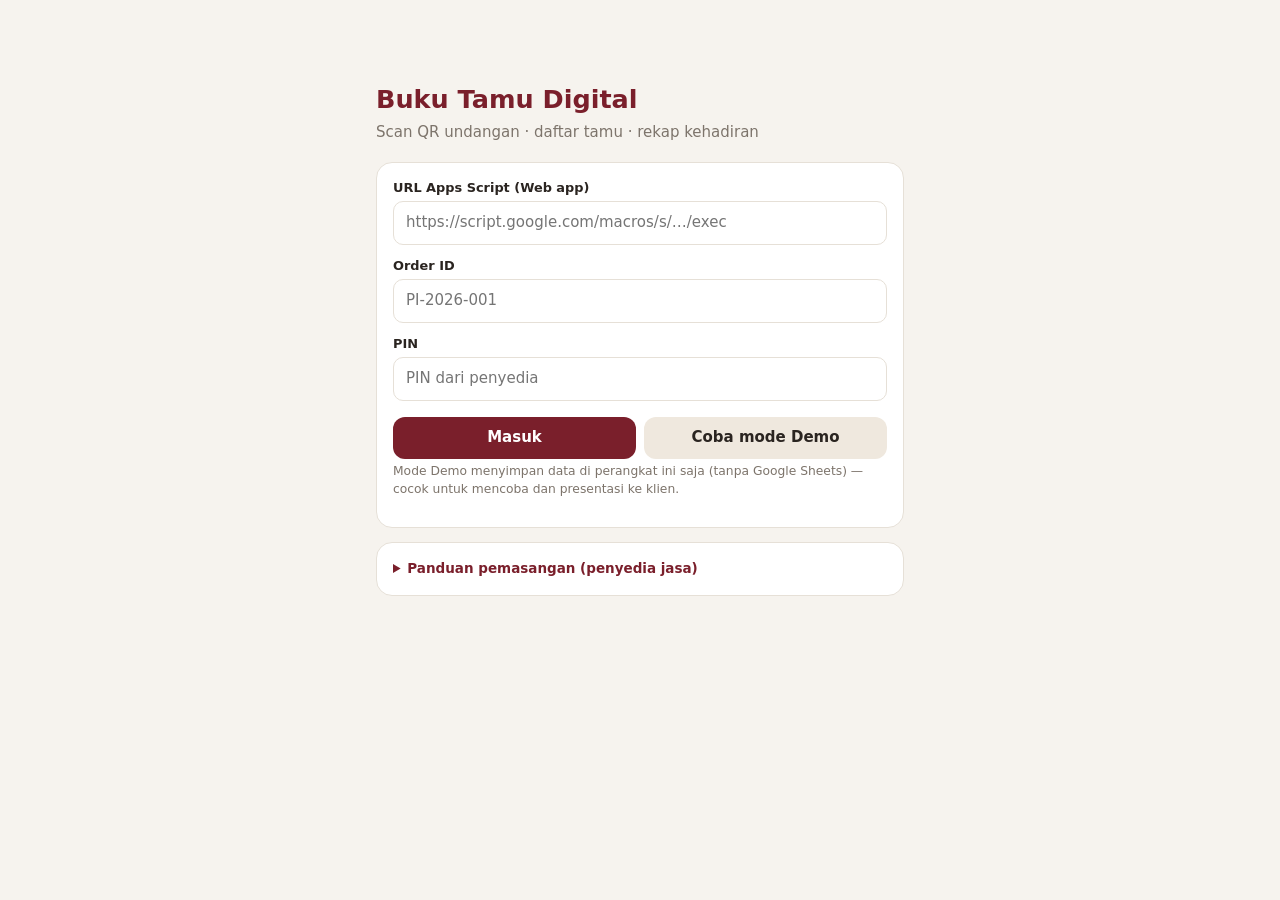
<file: buku-tamu-aulia/index.html>
<!doctype html>
<html lang="id"><head><meta charset="utf-8">
<meta name="viewport" content="width=device-width,initial-scale=1,viewport-fit=cover">
<title>Buku Tamu Digital</title>
<style>
:root{--bg:#f6f3ee;--card:#fff;--ink:#2a2420;--mut:#7d746b;--line:#e6e0d7;--acc:#7a1f2b;--acc2:#a8323f;--ok:#1f7a4d;--okbg:#e4f5ec;--warn:#9a6a00;--warnbg:#fff4d6;--err:#b3261e;--errbg:#fde7e5}
*{box-sizing:border-box}html,body{margin:0;background:var(--bg);color:var(--ink);font:15px/1.45 system-ui,-apple-system,"Segoe UI",Roboto,sans-serif;-webkit-tap-highlight-color:transparent}
button,input,select,textarea{font:inherit;color:inherit}
.screen{min-height:100vh}[hidden]{display:none!important}
h1,h2,h3{margin:0}
.wrap{max-width:560px;margin:0 auto;padding:16px}
.card{background:var(--card);border:1px solid var(--line);border-radius:16px;padding:16px}
.btn{border:0;border-radius:12px;padding:.7em 1.1em;background:var(--acc);color:#fff;font-weight:600;cursor:pointer}
.btn.sec{background:#efe8de;color:var(--ink)}.btn.ghost{background:transparent;border:1px solid var(--line);color:var(--ink)}
.btn.sm{padding:.4em .75em;font-size:.86em;border-radius:9px}.btn.danger{background:var(--errbg);color:var(--err)}
.btn:disabled{opacity:.5}
label{display:block;font-weight:600;font-size:.86em;margin:12px 0 4px}
input,select,textarea{width:100%;padding:.65em .8em;border:1px solid var(--line);border-radius:10px;background:#fff}
textarea{min-height:110px;resize:vertical}
.hint{color:var(--mut);font-size:.82em;margin-top:4px}
/* login */
#login .wrap{padding-top:9vh}
#login h1{font-size:1.7em;color:var(--acc)}#login .sub{color:var(--mut);margin:4px 0 18px}
.row{display:flex;gap:8px;align-items:center}.row>*{flex:1}.row>.fit{flex:none}
details{margin-top:14px;font-size:.9em}summary{cursor:pointer;color:var(--acc);font-weight:600}
details ol{padding-left:1.2em;margin:.6em 0}
code{background:#efe8de;padding:.1em .35em;border-radius:5px;font-size:.92em}
/* app shell */
header.top{position:sticky;top:0;z-index:20;background:var(--acc);color:#fff;padding:10px 16px;display:flex;align-items:center;gap:10px}
header.top .ev{flex:1;min-width:0}header.top b{display:block;white-space:nowrap;overflow:hidden;text-overflow:ellipsis}
header.top small{opacity:.8}.badge{font-size:.7em;background:rgba(255,255,255,.2);border-radius:99px;padding:.15em .6em;margin-left:6px}
main{padding:14px 14px 96px;max-width:640px;margin:0 auto}
nav.tabs{position:fixed;left:0;right:0;bottom:0;z-index:30;display:flex;background:#fff;border-top:1px solid var(--line);padding-bottom:env(safe-area-inset-bottom)}
nav.tabs button{flex:1;border:0;background:none;padding:10px 4px 9px;color:var(--mut);font-size:.74em;font-weight:600;cursor:pointer}
nav.tabs button svg{display:block;margin:0 auto 3px;width:22px;height:22px;fill:currentColor}
nav.tabs button.on{color:var(--acc)}
/* scan */
.cam{position:relative;border-radius:18px;overflow:hidden;background:#111;aspect-ratio:1/1;max-height:60vh;width:100%}
.cam video{width:100%;height:100%;object-fit:cover;display:block}
.cam .frame{position:absolute;inset:18%;border:3px solid rgba(255,255,255,.85);border-radius:18px;box-shadow:0 0 0 999px rgba(0,0,0,.28);pointer-events:none}
.cam .off{position:absolute;inset:0;display:flex;flex-direction:column;gap:10px;align-items:center;justify-content:center;color:#ddd;text-align:center;padding:20px}
.res{margin-top:12px;border-radius:16px;padding:16px;text-align:center}
.res.ok{background:var(--okbg);color:var(--ok)}.res.warn{background:var(--warnbg);color:var(--warn)}.res.err{background:var(--errbg);color:var(--err)}
.res .big{font-size:1.5em;font-weight:700;line-height:1.2;margin:.2em 0;color:var(--ink)}.res .st{font-weight:700;letter-spacing:.02em}
.res .meta{color:var(--ink);opacity:.8}
.sugg{margin-top:6px}.sugg button{display:block;width:100%;text-align:left;border:1px solid var(--line);background:#fff;border-radius:10px;padding:.6em .8em;margin-top:6px;cursor:pointer}
.recent{margin-top:14px}.recent h3{font-size:.9em;color:var(--mut);margin-bottom:6px}
.rc{display:flex;justify-content:space-between;gap:8px;padding:8px 0;border-bottom:1px solid var(--line);font-size:.92em}
/* tamu */
.bar{display:flex;gap:8px;margin-bottom:10px}.bar input{flex:1}
.chips{display:flex;gap:6px;margin-bottom:10px;flex-wrap:wrap}
.chip{border:1px solid var(--line);background:#fff;border-radius:99px;padding:.3em .8em;font-size:.84em;cursor:pointer}.chip.on{background:var(--acc);color:#fff;border-color:var(--acc)}
.g{background:#fff;border:1px solid var(--line);border-radius:14px;padding:12px;margin-bottom:8px}
.g .h{display:flex;justify-content:space-between;gap:8px;align-items:flex-start}
.g .n{font-weight:700;word-break:break-word}.g .m{color:var(--mut);font-size:.85em;margin-top:2px}
.pill{font-size:.72em;font-weight:700;border-radius:99px;padding:.2em .7em;white-space:nowrap}.pill.ok{background:var(--okbg);color:var(--ok)}.pill.no{background:#efe8de;color:var(--mut)}
.g .acts{display:flex;gap:6px;flex-wrap:wrap;margin-top:10px}
/* rekap */
.stats{display:grid;grid-template-columns:1fr 1fr;gap:10px}
.stat{background:#fff;border:1px solid var(--line);border-radius:14px;padding:14px}.stat b{display:block;font-size:1.9em;line-height:1.1;color:var(--acc)}.stat span{color:var(--mut);font-size:.84em}
.prog{height:10px;border-radius:99px;background:#e9e2d8;overflow:hidden;margin:12px 0}.prog i{display:block;height:100%;background:var(--ok);width:0}
table{width:100%;border-collapse:collapse;font-size:.92em}td,th{padding:7px 4px;border-bottom:1px solid var(--line);text-align:left}th{color:var(--mut);font-weight:600}td.r,th.r{text-align:right}
/* modal */
.mo{position:fixed;inset:0;z-index:60;background:rgba(0,0,0,.5);display:flex;align-items:flex-end;justify-content:center}
.mc{background:#fff;width:100%;max-width:560px;max-height:92vh;overflow:auto;border-radius:20px 20px 0 0;padding:18px 16px calc(18px + env(safe-area-inset-bottom))}
@media(min-width:600px){.mo{align-items:center}.mc{border-radius:20px}}
.mc h2{font-size:1.15em;margin-bottom:4px}
.qrbox{width:min(70vw,260px);margin:10px auto;background:#fff;padding:10px;border:1px solid var(--line);border-radius:14px}.qrbox svg{display:block;width:100%;height:auto}
.toast{position:fixed;left:50%;bottom:90px;transform:translateX(-50%);background:#222;color:#fff;padding:.6em 1.1em;border-radius:99px;z-index:90;font-size:.9em;max-width:90vw;text-align:center}
.err-t{color:var(--err);font-size:.9em;margin-top:8px}
</style></head><body>

<!-- ============ LOGIN ============ -->
<div id="login" class="screen"><div class="wrap">
  <h1>Buku Tamu Digital</h1><p class="sub">Scan QR undangan · daftar tamu · rekap kehadiran</p>
  <div class="card">
    <label style="margin-top:0">URL Apps Script (Web app)</label>
    <input id="lApi" placeholder="https://script.google.com/macros/s/…/exec" autocomplete="off" autocapitalize="off">
    <label>Order ID</label><input id="lOrder" placeholder="PI-2026-001" autocomplete="off" autocapitalize="characters">
    <label>PIN</label><input id="lPin" type="password" inputmode="numeric" placeholder="PIN dari penyedia" autocomplete="off">
    <div class="err-t" id="lErr"></div>
    <div class="row" style="margin-top:16px"><button class="btn" id="lGo">Masuk</button><button class="btn sec" id="lDemo">Coba mode Demo</button></div>
    <p class="hint">Mode Demo menyimpan data di perangkat ini saja (tanpa Google Sheets) — cocok untuk mencoba dan presentasi ke klien.</p>
  </div>
  <details class="card" style="margin-top:14px"><summary>Panduan pemasangan (penyedia jasa)</summary>
    <ol>
      <li>Buat Google Sheets baru → <b>Extensions → Apps Script</b> → tempel isi file <code>Code.gs</code> → Save.</li>
      <li>Pilih fungsi <code>setup</code> → <b>Run</b> → izinkan akses.</li>
      <li><b>Deploy → New deployment → Web app</b> · Execute as: <i>Me</i> · Access: <i>Anyone</i> → salin URL <code>/exec</code>.</li>
      <li>Di sheet <code>Orders</code>, isi satu baris per klien: <code>order_id</code> (sama dengan Order ID undangan), <code>pin</code>, <code>nama_acara</code>.</li>
      <li>Hosting file ini di HTTPS (mis. GitHub Pages) agar kamera bisa dipakai, lalu berikan Order ID + PIN ke klien/penerima tamu.</li>
    </ol>
  </details>
</div></div>

<!-- ============ APP ============ -->
<div id="app" class="screen" hidden>
  <header class="top"><div class="ev"><b id="evName">Buku Tamu</b><small id="evSub"></small></div><button class="btn sec sm" id="reload">↻</button></header>
  <main>
    <!-- SCAN -->
    <section id="tab-scan">
      <div class="cam"><video id="vid" playsinline muted></video><div class="frame" id="frm" hidden></div>
        <div class="off" id="camOff"><div>Arahkan kamera ke QR tamu</div><button class="btn" id="camOn">Mulai scan</button><small id="camErr"></small></div></div>
      <div class="row" style="margin-top:10px"><label style="margin:0;display:flex;gap:8px;align-items:center;font-weight:600"><input type="checkbox" id="auto" checked style="width:auto"> Check-in otomatis saat scan</label><button class="btn ghost sm fit" id="camOffBtn" hidden>Stop kamera</button></div>
      <div id="res"></div>
      <label>Atau cari nama tamu</label><input id="q2" placeholder="Ketik nama…" autocomplete="off"><div class="sugg" id="sugg"></div>
      <div class="recent"><h3>Check-in terakhir</h3><div id="recent"></div></div>
    </section>
    <!-- TAMU -->
    <section id="tab-tamu" hidden>
      <div class="bar"><input id="q" placeholder="Cari tamu…" autocomplete="off"><button class="btn" id="add">+ Tamu</button><button class="btn sec" id="imp">Impor</button></div>
      <div class="chips" id="chips"></div><div id="list"></div>
    </section>
    <!-- REKAP -->
    <section id="tab-rekap" hidden><div id="rekap"></div></section>
    <!-- SETTINGS -->
    <section id="tab-set" hidden>
      <div class="card">
        <label style="margin-top:0">Alamat undangan (untuk link tamu)</label><input id="sSite" placeholder="https://namakamu.github.io/undangan/">
        <div class="hint">Link tamu = alamat ini + <code>?to=Nama Tamu</code>. Tombol “QR Undangan Anda” di undangan memakai nama itu.</div>
        <label>Template pesan WhatsApp</label><textarea id="sTpl"></textarea>
        <div class="hint">Gunakan <code>{nama}</code> dan <code>{link}</code>.</div>
        <div class="row" style="margin-top:14px"><button class="btn" id="sSave">Simpan</button><button class="btn danger" id="sOut">Keluar</button></div>
        <div class="row" style="margin-top:10px" id="demoRow"><button class="btn ghost sm" id="sWipe">Hapus data demo</button></div>
      </div>
    </section>
  </main>
  <nav class="tabs" id="tabs">
    <button data-t="scan" class="on"><svg viewBox="0 0 24 24"><path d="M3 3h7v2H5v5H3V3zm11 0h7v7h-2V5h-5V3zM3 14h2v5h5v2H3v-7zm16 0h2v7h-7v-2h5v-5zM7 11h10v2H7z"/></svg>Scan</button>
    <button data-t="tamu"><svg viewBox="0 0 24 24"><path d="M16 11a4 4 0 1 0-4-4 4 4 0 0 0 4 4zM8 12a3 3 0 1 0-3-3 3 3 0 0 0 3 3zm8 2c-2.7 0-8 1.3-8 4v2h16v-2c0-2.7-5.3-4-8-4zM8 14c-.3 0-.6 0-1 .1C5.4 14.4 2 15.5 2 18v2h5v-2c0-1.2.6-2.3 1.7-3.2A9 9 0 0 0 8 14z"/></svg>Tamu</button>
    <button data-t="rekap"><svg viewBox="0 0 24 24"><path d="M5 9h3v10H5V9zm5.5-5h3v15h-3V4zM16 13h3v6h-3v-6z"/></svg>Rekap</button>
    <button data-t="set"><svg viewBox="0 0 24 24"><path d="M19.4 13a7.7 7.7 0 0 0 0-2l2.1-1.6-2-3.5-2.5 1a7.4 7.4 0 0 0-1.7-1l-.4-2.6h-4l-.4 2.6a7.4 7.4 0 0 0-1.7 1l-2.5-1-2 3.5L4.6 11a7.7 7.7 0 0 0 0 2l-2.1 1.6 2 3.5 2.5-1a7.4 7.4 0 0 0 1.7 1l.4 2.6h4l.4-2.6a7.4 7.4 0 0 0 1.7-1l2.5 1 2-3.5L19.4 13zM12 15.5A3.5 3.5 0 1 1 15.5 12 3.5 3.5 0 0 1 12 15.5z"/></svg>Pengaturan</button>
  </nav>
</div>
<div id="modal" class="mo" hidden></div>
<canvas id="cv" hidden></canvas>

<script>!function(o,e){"object"==typeof exports&&"object"==typeof module?module.exports=e():"function"==typeof define&&define.amd?define([],e):"object"==typeof exports?exports.jsQR=e():o.jsQR=e()}("undefined"!=typeof self?self:this,function(){return function(o){var e={};function r(t){if(e[t])return e[t].exports;var c=e[t]={i:t,l:!1,exports:{}};return o[t].call(c.exports,c,c.exports,r),c.l=!0,c.exports}return r.m=o,r.c=e,r.d=function(o,e,t){r.o(o,e)||Object.defineProperty(o,e,{configurable:!1,enumerable:!0,get:t})},r.n=function(o){var e=o&&o.__esModule?function(){return o.default}:function(){return o};return r.d(e,"a",e),e},r.o=function(o,e){return Object.prototype.hasOwnProperty.call(o,e)},r.p="",r(r.s=3)}([function(o,e,r){"use strict";Object.defineProperty(e,"__esModule",{value:!0});var t=function(){function o(o,e){this.width=e,this.height=o.length/e,this.data=o}return o.createEmpty=function(e,r){return new o(new Uint8ClampedArray(e*r),e)},o.prototype.get=function(o,e){return!(o<0||o>=this.width||e<0||e>=this.height)&&!!this.data[e*this.width+o]},o.prototype.set=function(o,e,r){this.data[e*this.width+o]=r?1:0},o.prototype.setRegion=function(o,e,r,t,c){for(var s=e;s<e+t;s++)for(var a=o;a<o+r;a++)this.set(a,s,!!c)},o}();e.BitMatrix=t},function(o,e,r){"use strict";Object.defineProperty(e,"__esModule",{value:!0});var t=r(2);e.addOrSubtractGF=function(o,e){return o^e};var c=function(){function o(o,e,r){this.primitive=o,this.size=e,this.generatorBase=r,this.expTable=new Array(this.size),this.logTable=new Array(this.size);for(var c=1,s=0;s<this.size;s++)this.expTable[s]=c,(c*=2)>=this.size&&(c=(c^this.primitive)&this.size-1);for(s=0;s<this.size-1;s++)this.logTable[this.expTable[s]]=s;this.zero=new t.default(this,Uint8ClampedArray.from([0])),this.one=new t.default(this,Uint8ClampedArray.from([1]))}return o.prototype.multiply=function(o,e){return 0===o||0===e?0:this.expTable[(this.logTable[o]+this.logTable[e])%(this.size-1)]},o.prototype.inverse=function(o){if(0===o)throw new Error("Can't invert 0");return this.expTable[this.size-this.logTable[o]-1]},o.prototype.buildMonomial=function(o,e){if(o<0)throw new Error("Invalid monomial degree less than 0");if(0===e)return this.zero;var r=new Uint8ClampedArray(o+1);return r[0]=e,new t.default(this,r)},o.prototype.log=function(o){if(0===o)throw new Error("Can't take log(0)");return this.logTable[o]},o.prototype.exp=function(o){return this.expTable[o]},o}();e.default=c},function(o,e,r){"use strict";Object.defineProperty(e,"__esModule",{value:!0});var t=r(1),c=function(){function o(o,e){if(0===e.length)throw new Error("No coefficients.");this.field=o;var r=e.length;if(r>1&&0===e[0]){for(var t=1;t<r&&0===e[t];)t++;if(t===r)this.coefficients=o.zero.coefficients;else{this.coefficients=new Uint8ClampedArray(r-t);for(var c=0;c<this.coefficients.length;c++)this.coefficients[c]=e[t+c]}}else this.coefficients=e}return o.prototype.degree=function(){return this.coefficients.length-1},o.prototype.isZero=function(){return 0===this.coefficients[0]},o.prototype.getCoefficient=function(o){return this.coefficients[this.coefficients.length-1-o]},o.prototype.addOrSubtract=function(e){var r;if(this.isZero())return e;if(e.isZero())return this;var c=this.coefficients,s=e.coefficients;c.length>s.length&&(c=(r=[s,c])[0],s=r[1]);for(var a=new Uint8ClampedArray(s.length),n=s.length-c.length,d=0;d<n;d++)a[d]=s[d];for(d=n;d<s.length;d++)a[d]=t.addOrSubtractGF(c[d-n],s[d]);return new o(this.field,a)},o.prototype.multiply=function(e){if(0===e)return this.field.zero;if(1===e)return this;for(var r=this.coefficients.length,t=new Uint8ClampedArray(r),c=0;c<r;c++)t[c]=this.field.multiply(this.coefficients[c],e);return new o(this.field,t)},o.prototype.multiplyPoly=function(e){if(this.isZero()||e.isZero())return this.field.zero;for(var r=this.coefficients,c=r.length,s=e.coefficients,a=s.length,n=new Uint8ClampedArray(c+a-1),d=0;d<c;d++)for(var l=r[d],i=0;i<a;i++)n[d+i]=t.addOrSubtractGF(n[d+i],this.field.multiply(l,s[i]));return new o(this.field,n)},o.prototype.multiplyByMonomial=function(e,r){if(e<0)throw new Error("Invalid degree less than 0");if(0===r)return this.field.zero;for(var t=this.coefficients.length,c=new Uint8ClampedArray(t+e),s=0;s<t;s++)c[s]=this.field.multiply(this.coefficients[s],r);return new o(this.field,c)},o.prototype.evaluateAt=function(o){var e=0;if(0===o)return this.getCoefficient(0);var r=this.coefficients.length;if(1===o)return this.coefficients.forEach(function(o){e=t.addOrSubtractGF(e,o)}),e;e=this.coefficients[0];for(var c=1;c<r;c++)e=t.addOrSubtractGF(this.field.multiply(o,e),this.coefficients[c]);return e},o}();e.default=c},function(o,e,r){"use strict";Object.defineProperty(e,"__esModule",{value:!0});var t=r(4),c=r(5),s=r(11),a=r(12);function n(o){var e=a.locate(o);if(!e)return null;for(var r=0,t=e;r<t.length;r++){var n=t[r],d=s.extract(o,n),l=c.decode(d.matrix);if(l)return{binaryData:l.bytes,data:l.text,chunks:l.chunks,version:l.version,location:{topRightCorner:d.mappingFunction(n.dimension,0),topLeftCorner:d.mappingFunction(0,0),bottomRightCorner:d.mappingFunction(n.dimension,n.dimension),bottomLeftCorner:d.mappingFunction(0,n.dimension),topRightFinderPattern:n.topRight,topLeftFinderPattern:n.topLeft,bottomLeftFinderPattern:n.bottomLeft,bottomRightAlignmentPattern:n.alignmentPattern}}}return null}var d={inversionAttempts:"attemptBoth"};function l(o,e,r,c){void 0===c&&(c={});var s=d;Object.keys(s||{}).forEach(function(o){s[o]=c[o]||s[o]});var a="attemptBoth"===s.inversionAttempts||"invertFirst"===s.inversionAttempts,l="onlyInvert"===s.inversionAttempts||"invertFirst"===s.inversionAttempts,i=t.binarize(o,e,r,a),B=i.binarized,k=i.inverted,u=n(l?k:B);return u||"attemptBoth"!==s.inversionAttempts&&"invertFirst"!==s.inversionAttempts||(u=n(l?B:k)),u}l.default=l,e.default=l},function(o,e,r){"use strict";Object.defineProperty(e,"__esModule",{value:!0});var t=r(0);function c(o,e,r){return o<e?e:o>r?r:o}var s=function(){function o(o,e){this.width=o,this.data=new Uint8ClampedArray(o*e)}return o.prototype.get=function(o,e){return this.data[e*this.width+o]},o.prototype.set=function(o,e,r){this.data[e*this.width+o]=r},o}();e.binarize=function(o,e,r,a){if(o.length!==e*r*4)throw new Error("Malformed data passed to binarizer.");for(var n=new s(e,r),d=0;d<e;d++)for(var l=0;l<r;l++){var i=o[4*(l*e+d)+0],B=o[4*(l*e+d)+1],k=o[4*(l*e+d)+2];n.set(d,l,.2126*i+.7152*B+.0722*k)}for(var u=Math.ceil(e/8),C=Math.ceil(r/8),m=new s(u,C),f=0;f<C;f++)for(var w=0;w<u;w++){var P=0,v=1/0,h=0;for(l=0;l<8;l++)for(d=0;d<8;d++){var y=n.get(8*w+d,8*f+l);P+=y,v=Math.min(v,y),h=Math.max(h,y)}var p=P/Math.pow(8,2);if(h-v<=24&&(p=v/2,f>0&&w>0)){var b=(m.get(w,f-1)+2*m.get(w-1,f)+m.get(w-1,f-1))/4;v<b&&(p=b)}m.set(w,f,p)}var g=t.BitMatrix.createEmpty(e,r),x=null;for(a&&(x=t.BitMatrix.createEmpty(e,r)),f=0;f<C;f++)for(w=0;w<u;w++){for(var M=c(w,2,u-3),L=c(f,2,C-3),N=(P=0,-2);N<=2;N++)for(var I=-2;I<=2;I++)P+=m.get(M+N,L+I);var O=P/25;for(N=0;N<8;N++)for(I=0;I<8;I++){d=8*w+N,l=8*f+I;var z=n.get(d,l);g.set(d,l,z<=O),a&&x.set(d,l,!(z<=O))}}return a?{binarized:g,inverted:x}:{binarized:g}}},function(o,e,r){"use strict";Object.defineProperty(e,"__esModule",{value:!0});var t=r(0),c=r(6),s=r(9),a=r(10);function n(o,e){for(var r=o^e,t=0;r;)t++,r&=r-1;return t}function d(o,e){return e<<1|o}var l=[{bits:21522,formatInfo:{errorCorrectionLevel:1,dataMask:0}},{bits:20773,formatInfo:{errorCorrectionLevel:1,dataMask:1}},{bits:24188,formatInfo:{errorCorrectionLevel:1,dataMask:2}},{bits:23371,formatInfo:{errorCorrectionLevel:1,dataMask:3}},{bits:17913,formatInfo:{errorCorrectionLevel:1,dataMask:4}},{bits:16590,formatInfo:{errorCorrectionLevel:1,dataMask:5}},{bits:20375,formatInfo:{errorCorrectionLevel:1,dataMask:6}},{bits:19104,formatInfo:{errorCorrectionLevel:1,dataMask:7}},{bits:30660,formatInfo:{errorCorrectionLevel:0,dataMask:0}},{bits:29427,formatInfo:{errorCorrectionLevel:0,dataMask:1}},{bits:32170,formatInfo:{errorCorrectionLevel:0,dataMask:2}},{bits:30877,formatInfo:{errorCorrectionLevel:0,dataMask:3}},{bits:26159,formatInfo:{errorCorrectionLevel:0,dataMask:4}},{bits:25368,formatInfo:{errorCorrectionLevel:0,dataMask:5}},{bits:27713,formatInfo:{errorCorrectionLevel:0,dataMask:6}},{bits:26998,formatInfo:{errorCorrectionLevel:0,dataMask:7}},{bits:5769,formatInfo:{errorCorrectionLevel:3,dataMask:0}},{bits:5054,formatInfo:{errorCorrectionLevel:3,dataMask:1}},{bits:7399,formatInfo:{errorCorrectionLevel:3,dataMask:2}},{bits:6608,formatInfo:{errorCorrectionLevel:3,dataMask:3}},{bits:1890,formatInfo:{errorCorrectionLevel:3,dataMask:4}},{bits:597,formatInfo:{errorCorrectionLevel:3,dataMask:5}},{bits:3340,formatInfo:{errorCorrectionLevel:3,dataMask:6}},{bits:2107,formatInfo:{errorCorrectionLevel:3,dataMask:7}},{bits:13663,formatInfo:{errorCorrectionLevel:2,dataMask:0}},{bits:12392,formatInfo:{errorCorrectionLevel:2,dataMask:1}},{bits:16177,formatInfo:{errorCorrectionLevel:2,dataMask:2}},{bits:14854,formatInfo:{errorCorrectionLevel:2,dataMask:3}},{bits:9396,formatInfo:{errorCorrectionLevel:2,dataMask:4}},{bits:8579,formatInfo:{errorCorrectionLevel:2,dataMask:5}},{bits:11994,formatInfo:{errorCorrectionLevel:2,dataMask:6}},{bits:11245,formatInfo:{errorCorrectionLevel:2,dataMask:7}}],i=[function(o){return(o.y+o.x)%2==0},function(o){return o.y%2==0},function(o){return o.x%3==0},function(o){return(o.y+o.x)%3==0},function(o){return(Math.floor(o.y/2)+Math.floor(o.x/3))%2==0},function(o){return o.x*o.y%2+o.x*o.y%3==0},function(o){return(o.y*o.x%2+o.y*o.x%3)%2==0},function(o){return((o.y+o.x)%2+o.y*o.x%3)%2==0}];function B(o,e,r){for(var c=i[r.dataMask],s=o.height,a=function(o){var e=17+4*o.versionNumber,r=t.BitMatrix.createEmpty(e,e);r.setRegion(0,0,9,9,!0),r.setRegion(e-8,0,8,9,!0),r.setRegion(0,e-8,9,8,!0);for(var c=0,s=o.alignmentPatternCenters;c<s.length;c++)for(var a=s[c],n=0,d=o.alignmentPatternCenters;n<d.length;n++){var l=d[n];6===a&&6===l||6===a&&l===e-7||a===e-7&&6===l||r.setRegion(a-2,l-2,5,5,!0)}return r.setRegion(6,9,1,e-17,!0),r.setRegion(9,6,e-17,1,!0),o.versionNumber>6&&(r.setRegion(e-11,0,3,6,!0),r.setRegion(0,e-11,6,3,!0)),r}(e),n=[],l=0,B=0,k=!0,u=s-1;u>0;u-=2){6===u&&u--;for(var C=0;C<s;C++)for(var m=k?s-1-C:C,f=0;f<2;f++){var w=u-f;if(!a.get(w,m)){B++;var P=o.get(w,m);c({y:m,x:w})&&(P=!P),l=d(P,l),8===B&&(n.push(l),B=0,l=0)}}k=!k}return n}function k(o){var e=function(o){var e=o.height,r=Math.floor((e-17)/4);if(r<=6)return a.VERSIONS[r-1];for(var t=0,c=5;c>=0;c--)for(var s=e-9;s>=e-11;s--)t=d(o.get(s,c),t);var l=0;for(s=5;s>=0;s--)for(c=e-9;c>=e-11;c--)l=d(o.get(s,c),l);for(var i,B=1/0,k=0,u=a.VERSIONS;k<u.length;k++){var C=u[k];if(C.infoBits===t||C.infoBits===l)return C;var m=n(t,C.infoBits);m<B&&(i=C,B=m),(m=n(l,C.infoBits))<B&&(i=C,B=m)}return B<=3?i:void 0}(o);if(!e)return null;var r=function(o){for(var e=0,r=0;r<=8;r++)6!==r&&(e=d(o.get(r,8),e));for(var t=7;t>=0;t--)6!==t&&(e=d(o.get(8,t),e));var c=o.height,s=0;for(t=c-1;t>=c-7;t--)s=d(o.get(8,t),s);for(r=c-8;r<c;r++)s=d(o.get(r,8),s);for(var a=1/0,i=null,B=0,k=l;B<k.length;B++){var u=k[B],C=u.bits,m=u.formatInfo;if(C===e||C===s)return m;var f=n(e,C);f<a&&(i=m,a=f),e!==s&&(f=n(s,C))<a&&(i=m,a=f)}return a<=3?i:null}(o);if(!r)return null;var t=function(o,e,r){var t=e.errorCorrectionLevels[r],c=[],s=0;if(t.ecBlocks.forEach(function(o){for(var e=0;e<o.numBlocks;e++)c.push({numDataCodewords:o.dataCodewordsPerBlock,codewords:[]}),s+=o.dataCodewordsPerBlock+t.ecCodewordsPerBlock}),o.length<s)return null;o=o.slice(0,s);for(var a=t.ecBlocks[0].dataCodewordsPerBlock,n=0;n<a;n++)for(var d=0,l=c;d<l.length;d++)l[d].codewords.push(o.shift());if(t.ecBlocks.length>1){var i=t.ecBlocks[0].numBlocks,B=t.ecBlocks[1].numBlocks;for(n=0;n<B;n++)c[i+n].codewords.push(o.shift())}for(;o.length>0;)for(var k=0,u=c;k<u.length;k++)u[k].codewords.push(o.shift());return c}(B(o,e,r),e,r.errorCorrectionLevel);if(!t)return null;for(var i=t.reduce(function(o,e){return o+e.numDataCodewords},0),k=new Uint8ClampedArray(i),u=0,C=0,m=t;C<m.length;C++){var f=m[C],w=s.decode(f.codewords,f.codewords.length-f.numDataCodewords);if(!w)return null;for(var P=0;P<f.numDataCodewords;P++)k[u++]=w[P]}try{return c.decode(k,e.versionNumber)}catch(o){return null}}e.decode=function(o){if(null==o)return null;var e=k(o);if(e)return e;for(var r=0;r<o.width;r++)for(var t=r+1;t<o.height;t++)o.get(r,t)!==o.get(t,r)&&(o.set(r,t,!o.get(r,t)),o.set(t,r,!o.get(t,r)));return k(o)}},function(o,e,r){"use strict";Object.defineProperty(e,"__esModule",{value:!0});var t,c,s=r(7),a=r(8);function n(o,e){for(var r=[],t="",c=[10,12,14][e],s=o.readBits(c);s>=3;){if((l=o.readBits(10))>=1e3)throw new Error("Invalid numeric value above 999");var a=Math.floor(l/100),n=Math.floor(l/10)%10,d=l%10;r.push(48+a,48+n,48+d),t+=a.toString()+n.toString()+d.toString(),s-=3}if(2===s){if((l=o.readBits(7))>=100)throw new Error("Invalid numeric value above 99");a=Math.floor(l/10),n=l%10;r.push(48+a,48+n),t+=a.toString()+n.toString()}else if(1===s){var l;if((l=o.readBits(4))>=10)throw new Error("Invalid numeric value above 9");r.push(48+l),t+=l.toString()}return{bytes:r,text:t}}!function(o){o.Numeric="numeric",o.Alphanumeric="alphanumeric",o.Byte="byte",o.Kanji="kanji",o.ECI="eci"}(t=e.Mode||(e.Mode={})),function(o){o[o.Terminator=0]="Terminator",o[o.Numeric=1]="Numeric",o[o.Alphanumeric=2]="Alphanumeric",o[o.Byte=4]="Byte",o[o.Kanji=8]="Kanji",o[o.ECI=7]="ECI"}(c||(c={}));var d=["0","1","2","3","4","5","6","7","8","9","A","B","C","D","E","F","G","H","I","J","K","L","M","N","O","P","Q","R","S","T","U","V","W","X","Y","Z"," ","$","%","*","+","-",".","/",":"];function l(o,e){for(var r=[],t="",c=[9,11,13][e],s=o.readBits(c);s>=2;){var a=o.readBits(11),n=Math.floor(a/45),l=a%45;r.push(d[n].charCodeAt(0),d[l].charCodeAt(0)),t+=d[n]+d[l],s-=2}if(1===s){n=o.readBits(6);r.push(d[n].charCodeAt(0)),t+=d[n]}return{bytes:r,text:t}}function i(o,e){for(var r=[],t="",c=[8,16,16][e],s=o.readBits(c),a=0;a<s;a++){var n=o.readBits(8);r.push(n)}try{t+=decodeURIComponent(r.map(function(o){return"%"+("0"+o.toString(16)).substr(-2)}).join(""))}catch(o){}return{bytes:r,text:t}}function B(o,e){for(var r=[],t="",c=[8,10,12][e],s=o.readBits(c),n=0;n<s;n++){var d=o.readBits(13),l=Math.floor(d/192)<<8|d%192;l+=l<7936?33088:49472,r.push(l>>8,255&l),t+=String.fromCharCode(a.shiftJISTable[l])}return{bytes:r,text:t}}e.decode=function(o,e){for(var r,a,d,k,u=new s.BitStream(o),C=e<=9?0:e<=26?1:2,m={text:"",bytes:[],chunks:[],version:e};u.available()>=4;){var f=u.readBits(4);if(f===c.Terminator)return m;if(f===c.ECI)0===u.readBits(1)?m.chunks.push({type:t.ECI,assignmentNumber:u.readBits(7)}):0===u.readBits(1)?m.chunks.push({type:t.ECI,assignmentNumber:u.readBits(14)}):0===u.readBits(1)?m.chunks.push({type:t.ECI,assignmentNumber:u.readBits(21)}):m.chunks.push({type:t.ECI,assignmentNumber:-1});else if(f===c.Numeric){var w=n(u,C);m.text+=w.text,(r=m.bytes).push.apply(r,w.bytes),m.chunks.push({type:t.Numeric,text:w.text})}else if(f===c.Alphanumeric){var P=l(u,C);m.text+=P.text,(a=m.bytes).push.apply(a,P.bytes),m.chunks.push({type:t.Alphanumeric,text:P.text})}else if(f===c.Byte){var v=i(u,C);m.text+=v.text,(d=m.bytes).push.apply(d,v.bytes),m.chunks.push({type:t.Byte,bytes:v.bytes,text:v.text})}else if(f===c.Kanji){var h=B(u,C);m.text+=h.text,(k=m.bytes).push.apply(k,h.bytes),m.chunks.push({type:t.Kanji,bytes:h.bytes,text:h.text})}}if(0===u.available()||0===u.readBits(u.available()))return m}},function(o,e,r){"use strict";Object.defineProperty(e,"__esModule",{value:!0});var t=function(){function o(o){this.byteOffset=0,this.bitOffset=0,this.bytes=o}return o.prototype.readBits=function(o){if(o<1||o>32||o>this.available())throw new Error("Cannot read "+o.toString()+" bits");var e=0;if(this.bitOffset>0){var r=8-this.bitOffset,t=o<r?o:r,c=255>>8-t<<(s=r-t);e=(this.bytes[this.byteOffset]&c)>>s,o-=t,this.bitOffset+=t,8===this.bitOffset&&(this.bitOffset=0,this.byteOffset++)}if(o>0){for(;o>=8;)e=e<<8|255&this.bytes[this.byteOffset],this.byteOffset++,o-=8;if(o>0){var s;c=255>>(s=8-o)<<s;e=e<<o|(this.bytes[this.byteOffset]&c)>>s,this.bitOffset+=o}}return e},o.prototype.available=function(){return 8*(this.bytes.length-this.byteOffset)-this.bitOffset},o}();e.BitStream=t},function(o,e,r){"use strict";Object.defineProperty(e,"__esModule",{value:!0}),e.shiftJISTable={32:32,33:33,34:34,35:35,36:36,37:37,38:38,39:39,40:40,41:41,42:42,43:43,44:44,45:45,46:46,47:47,48:48,49:49,50:50,51:51,52:52,53:53,54:54,55:55,56:56,57:57,58:58,59:59,60:60,61:61,62:62,63:63,64:64,65:65,66:66,67:67,68:68,69:69,70:70,71:71,72:72,73:73,74:74,75:75,76:76,77:77,78:78,79:79,80:80,81:81,82:82,83:83,84:84,85:85,86:86,87:87,88:88,89:89,90:90,91:91,92:165,93:93,94:94,95:95,96:96,97:97,98:98,99:99,100:100,101:101,102:102,103:103,104:104,105:105,106:106,107:107,108:108,109:109,110:110,111:111,112:112,113:113,114:114,115:115,116:116,117:117,118:118,119:119,120:120,121:121,122:122,123:123,124:124,125:125,126:8254,33088:12288,33089:12289,33090:12290,33091:65292,33092:65294,33093:12539,33094:65306,33095:65307,33096:65311,33097:65281,33098:12443,33099:12444,33100:180,33101:65344,33102:168,33103:65342,33104:65507,33105:65343,33106:12541,33107:12542,33108:12445,33109:12446,33110:12291,33111:20189,33112:12293,33113:12294,33114:12295,33115:12540,33116:8213,33117:8208,33118:65295,33119:92,33120:12316,33121:8214,33122:65372,33123:8230,33124:8229,33125:8216,33126:8217,33127:8220,33128:8221,33129:65288,33130:65289,33131:12308,33132:12309,33133:65339,33134:65341,33135:65371,33136:65373,33137:12296,33138:12297,33139:12298,33140:12299,33141:12300,33142:12301,33143:12302,33144:12303,33145:12304,33146:12305,33147:65291,33148:8722,33149:177,33150:215,33152:247,33153:65309,33154:8800,33155:65308,33156:65310,33157:8806,33158:8807,33159:8734,33160:8756,33161:9794,33162:9792,33163:176,33164:8242,33165:8243,33166:8451,33167:65509,33168:65284,33169:162,33170:163,33171:65285,33172:65283,33173:65286,33174:65290,33175:65312,33176:167,33177:9734,33178:9733,33179:9675,33180:9679,33181:9678,33182:9671,33183:9670,33184:9633,33185:9632,33186:9651,33187:9650,33188:9661,33189:9660,33190:8251,33191:12306,33192:8594,33193:8592,33194:8593,33195:8595,33196:12307,33208:8712,33209:8715,33210:8838,33211:8839,33212:8834,33213:8835,33214:8746,33215:8745,33224:8743,33225:8744,33226:172,33227:8658,33228:8660,33229:8704,33230:8707,33242:8736,33243:8869,33244:8978,33245:8706,33246:8711,33247:8801,33248:8786,33249:8810,33250:8811,33251:8730,33252:8765,33253:8733,33254:8757,33255:8747,33256:8748,33264:8491,33265:8240,33266:9839,33267:9837,33268:9834,33269:8224,33270:8225,33271:182,33276:9711,33359:65296,33360:65297,33361:65298,33362:65299,33363:65300,33364:65301,33365:65302,33366:65303,33367:65304,33368:65305,33376:65313,33377:65314,33378:65315,33379:65316,33380:65317,33381:65318,33382:65319,33383:65320,33384:65321,33385:65322,33386:65323,33387:65324,33388:65325,33389:65326,33390:65327,33391:65328,33392:65329,33393:65330,33394:65331,33395:65332,33396:65333,33397:65334,33398:65335,33399:65336,33400:65337,33401:65338,33409:65345,33410:65346,33411:65347,33412:65348,33413:65349,33414:65350,33415:65351,33416:65352,33417:65353,33418:65354,33419:65355,33420:65356,33421:65357,33422:65358,33423:65359,33424:65360,33425:65361,33426:65362,33427:65363,33428:65364,33429:65365,33430:65366,33431:65367,33432:65368,33433:65369,33434:65370,33439:12353,33440:12354,33441:12355,33442:12356,33443:12357,33444:12358,33445:12359,33446:12360,33447:12361,33448:12362,33449:12363,33450:12364,33451:12365,33452:12366,33453:12367,33454:12368,33455:12369,33456:12370,33457:12371,33458:12372,33459:12373,33460:12374,33461:12375,33462:12376,33463:12377,33464:12378,33465:12379,33466:12380,33467:12381,33468:12382,33469:12383,33470:12384,33471:12385,33472:12386,33473:12387,33474:12388,33475:12389,33476:12390,33477:12391,33478:12392,33479:12393,33480:12394,33481:12395,33482:12396,33483:12397,33484:12398,33485:12399,33486:12400,33487:12401,33488:12402,33489:12403,33490:12404,33491:12405,33492:12406,33493:12407,33494:12408,33495:12409,33496:12410,33497:12411,33498:12412,33499:12413,33500:12414,33501:12415,33502:12416,33503:12417,33504:12418,33505:12419,33506:12420,33507:12421,33508:12422,33509:12423,33510:12424,33511:12425,33512:12426,33513:12427,33514:12428,33515:12429,33516:12430,33517:12431,33518:12432,33519:12433,33520:12434,33521:12435,33600:12449,33601:12450,33602:12451,33603:12452,33604:12453,33605:12454,33606:12455,33607:12456,33608:12457,33609:12458,33610:12459,33611:12460,33612:12461,33613:12462,33614:12463,33615:12464,33616:12465,33617:12466,33618:12467,33619:12468,33620:12469,33621:12470,33622:12471,33623:12472,33624:12473,33625:12474,33626:12475,33627:12476,33628:12477,33629:12478,33630:12479,33631:12480,33632:12481,33633:12482,33634:12483,33635:12484,33636:12485,33637:12486,33638:12487,33639:12488,33640:12489,33641:12490,33642:12491,33643:12492,33644:12493,33645:12494,33646:12495,33647:12496,33648:12497,33649:12498,33650:12499,33651:12500,33652:12501,33653:12502,33654:12503,33655:12504,33656:12505,33657:12506,33658:12507,33659:12508,33660:12509,33661:12510,33662:12511,33664:12512,33665:12513,33666:12514,33667:12515,33668:12516,33669:12517,33670:12518,33671:12519,33672:12520,33673:12521,33674:12522,33675:12523,33676:12524,33677:12525,33678:12526,33679:12527,33680:12528,33681:12529,33682:12530,33683:12531,33684:12532,33685:12533,33686:12534,33695:913,33696:914,33697:915,33698:916,33699:917,33700:918,33701:919,33702:920,33703:921,33704:922,33705:923,33706:924,33707:925,33708:926,33709:927,33710:928,33711:929,33712:931,33713:932,33714:933,33715:934,33716:935,33717:936,33718:937,33727:945,33728:946,33729:947,33730:948,33731:949,33732:950,33733:951,33734:952,33735:953,33736:954,33737:955,33738:956,33739:957,33740:958,33741:959,33742:960,33743:961,33744:963,33745:964,33746:965,33747:966,33748:967,33749:968,33750:969,33856:1040,33857:1041,33858:1042,33859:1043,33860:1044,33861:1045,33862:1025,33863:1046,33864:1047,33865:1048,33866:1049,33867:1050,33868:1051,33869:1052,33870:1053,33871:1054,33872:1055,33873:1056,33874:1057,33875:1058,33876:1059,33877:1060,33878:1061,33879:1062,33880:1063,33881:1064,33882:1065,33883:1066,33884:1067,33885:1068,33886:1069,33887:1070,33888:1071,33904:1072,33905:1073,33906:1074,33907:1075,33908:1076,33909:1077,33910:1105,33911:1078,33912:1079,33913:1080,33914:1081,33915:1082,33916:1083,33917:1084,33918:1085,33920:1086,33921:1087,33922:1088,33923:1089,33924:1090,33925:1091,33926:1092,33927:1093,33928:1094,33929:1095,33930:1096,33931:1097,33932:1098,33933:1099,33934:1100,33935:1101,33936:1102,33937:1103,33951:9472,33952:9474,33953:9484,33954:9488,33955:9496,33956:9492,33957:9500,33958:9516,33959:9508,33960:9524,33961:9532,33962:9473,33963:9475,33964:9487,33965:9491,33966:9499,33967:9495,33968:9507,33969:9523,33970:9515,33971:9531,33972:9547,33973:9504,33974:9519,33975:9512,33976:9527,33977:9535,33978:9501,33979:9520,33980:9509,33981:9528,33982:9538,34975:20124,34976:21782,34977:23043,34978:38463,34979:21696,34980:24859,34981:25384,34982:23030,34983:36898,34984:33909,34985:33564,34986:31312,34987:24746,34988:25569,34989:28197,34990:26093,34991:33894,34992:33446,34993:39925,34994:26771,34995:22311,34996:26017,34997:25201,34998:23451,34999:22992,35e3:34427,35001:39156,35002:32098,35003:32190,35004:39822,35005:25110,35006:31903,35007:34999,35008:23433,35009:24245,35010:25353,35011:26263,35012:26696,35013:38343,35014:38797,35015:26447,35016:20197,35017:20234,35018:20301,35019:20381,35020:20553,35021:22258,35022:22839,35023:22996,35024:23041,35025:23561,35026:24799,35027:24847,35028:24944,35029:26131,35030:26885,35031:28858,35032:30031,35033:30064,35034:31227,35035:32173,35036:32239,35037:32963,35038:33806,35039:34915,35040:35586,35041:36949,35042:36986,35043:21307,35044:20117,35045:20133,35046:22495,35047:32946,35048:37057,35049:30959,35050:19968,35051:22769,35052:28322,35053:36920,35054:31282,35055:33576,35056:33419,35057:39983,35058:20801,35059:21360,35060:21693,35061:21729,35062:22240,35063:23035,35064:24341,35065:39154,35066:28139,35067:32996,35068:34093,35136:38498,35137:38512,35138:38560,35139:38907,35140:21515,35141:21491,35142:23431,35143:28879,35144:32701,35145:36802,35146:38632,35147:21359,35148:40284,35149:31418,35150:19985,35151:30867,35152:33276,35153:28198,35154:22040,35155:21764,35156:27421,35157:34074,35158:39995,35159:23013,35160:21417,35161:28006,35162:29916,35163:38287,35164:22082,35165:20113,35166:36939,35167:38642,35168:33615,35169:39180,35170:21473,35171:21942,35172:23344,35173:24433,35174:26144,35175:26355,35176:26628,35177:27704,35178:27891,35179:27945,35180:29787,35181:30408,35182:31310,35183:38964,35184:33521,35185:34907,35186:35424,35187:37613,35188:28082,35189:30123,35190:30410,35191:39365,35192:24742,35193:35585,35194:36234,35195:38322,35196:27022,35197:21421,35198:20870,35200:22290,35201:22576,35202:22852,35203:23476,35204:24310,35205:24616,35206:25513,35207:25588,35208:27839,35209:28436,35210:28814,35211:28948,35212:29017,35213:29141,35214:29503,35215:32257,35216:33398,35217:33489,35218:34199,35219:36960,35220:37467,35221:40219,35222:22633,35223:26044,35224:27738,35225:29989,35226:20985,35227:22830,35228:22885,35229:24448,35230:24540,35231:25276,35232:26106,35233:27178,35234:27431,35235:27572,35236:29579,35237:32705,35238:35158,35239:40236,35240:40206,35241:40644,35242:23713,35243:27798,35244:33659,35245:20740,35246:23627,35247:25014,35248:33222,35249:26742,35250:29281,35251:20057,35252:20474,35253:21368,35254:24681,35255:28201,35256:31311,35257:38899,35258:19979,35259:21270,35260:20206,35261:20309,35262:20285,35263:20385,35264:20339,35265:21152,35266:21487,35267:22025,35268:22799,35269:23233,35270:23478,35271:23521,35272:31185,35273:26247,35274:26524,35275:26550,35276:27468,35277:27827,35278:28779,35279:29634,35280:31117,35281:31166,35282:31292,35283:31623,35284:33457,35285:33499,35286:33540,35287:33655,35288:33775,35289:33747,35290:34662,35291:35506,35292:22057,35293:36008,35294:36838,35295:36942,35296:38686,35297:34442,35298:20420,35299:23784,35300:25105,35301:29273,35302:30011,35303:33253,35304:33469,35305:34558,35306:36032,35307:38597,35308:39187,35309:39381,35310:20171,35311:20250,35312:35299,35313:22238,35314:22602,35315:22730,35316:24315,35317:24555,35318:24618,35319:24724,35320:24674,35321:25040,35322:25106,35323:25296,35324:25913,35392:39745,35393:26214,35394:26800,35395:28023,35396:28784,35397:30028,35398:30342,35399:32117,35400:33445,35401:34809,35402:38283,35403:38542,35404:35997,35405:20977,35406:21182,35407:22806,35408:21683,35409:23475,35410:23830,35411:24936,35412:27010,35413:28079,35414:30861,35415:33995,35416:34903,35417:35442,35418:37799,35419:39608,35420:28012,35421:39336,35422:34521,35423:22435,35424:26623,35425:34510,35426:37390,35427:21123,35428:22151,35429:21508,35430:24275,35431:25313,35432:25785,35433:26684,35434:26680,35435:27579,35436:29554,35437:30906,35438:31339,35439:35226,35440:35282,35441:36203,35442:36611,35443:37101,35444:38307,35445:38548,35446:38761,35447:23398,35448:23731,35449:27005,35450:38989,35451:38990,35452:25499,35453:31520,35454:27179,35456:27263,35457:26806,35458:39949,35459:28511,35460:21106,35461:21917,35462:24688,35463:25324,35464:27963,35465:28167,35466:28369,35467:33883,35468:35088,35469:36676,35470:19988,35471:39993,35472:21494,35473:26907,35474:27194,35475:38788,35476:26666,35477:20828,35478:31427,35479:33970,35480:37340,35481:37772,35482:22107,35483:40232,35484:26658,35485:33541,35486:33841,35487:31909,35488:21e3,35489:33477,35490:29926,35491:20094,35492:20355,35493:20896,35494:23506,35495:21002,35496:21208,35497:21223,35498:24059,35499:21914,35500:22570,35501:23014,35502:23436,35503:23448,35504:23515,35505:24178,35506:24185,35507:24739,35508:24863,35509:24931,35510:25022,35511:25563,35512:25954,35513:26577,35514:26707,35515:26874,35516:27454,35517:27475,35518:27735,35519:28450,35520:28567,35521:28485,35522:29872,35523:29976,35524:30435,35525:30475,35526:31487,35527:31649,35528:31777,35529:32233,35530:32566,35531:32752,35532:32925,35533:33382,35534:33694,35535:35251,35536:35532,35537:36011,35538:36996,35539:37969,35540:38291,35541:38289,35542:38306,35543:38501,35544:38867,35545:39208,35546:33304,35547:20024,35548:21547,35549:23736,35550:24012,35551:29609,35552:30284,35553:30524,35554:23721,35555:32747,35556:36107,35557:38593,35558:38929,35559:38996,35560:39e3,35561:20225,35562:20238,35563:21361,35564:21916,35565:22120,35566:22522,35567:22855,35568:23305,35569:23492,35570:23696,35571:24076,35572:24190,35573:24524,35574:25582,35575:26426,35576:26071,35577:26082,35578:26399,35579:26827,35580:26820,35648:27231,35649:24112,35650:27589,35651:27671,35652:27773,35653:30079,35654:31048,35655:23395,35656:31232,35657:32e3,35658:24509,35659:35215,35660:35352,35661:36020,35662:36215,35663:36556,35664:36637,35665:39138,35666:39438,35667:39740,35668:20096,35669:20605,35670:20736,35671:22931,35672:23452,35673:25135,35674:25216,35675:25836,35676:27450,35677:29344,35678:30097,35679:31047,35680:32681,35681:34811,35682:35516,35683:35696,35684:25516,35685:33738,35686:38816,35687:21513,35688:21507,35689:21931,35690:26708,35691:27224,35692:35440,35693:30759,35694:26485,35695:40653,35696:21364,35697:23458,35698:33050,35699:34384,35700:36870,35701:19992,35702:20037,35703:20167,35704:20241,35705:21450,35706:21560,35707:23470,35708:24339,35709:24613,35710:25937,35712:26429,35713:27714,35714:27762,35715:27875,35716:28792,35717:29699,35718:31350,35719:31406,35720:31496,35721:32026,35722:31998,35723:32102,35724:26087,35725:29275,35726:21435,35727:23621,35728:24040,35729:25298,35730:25312,35731:25369,35732:28192,35733:34394,35734:35377,35735:36317,35736:37624,35737:28417,35738:31142,35739:39770,35740:20136,35741:20139,35742:20140,35743:20379,35744:20384,35745:20689,35746:20807,35747:31478,35748:20849,35749:20982,35750:21332,35751:21281,35752:21375,35753:21483,35754:21932,35755:22659,35756:23777,35757:24375,35758:24394,35759:24623,35760:24656,35761:24685,35762:25375,35763:25945,35764:27211,35765:27841,35766:29378,35767:29421,35768:30703,35769:33016,35770:33029,35771:33288,35772:34126,35773:37111,35774:37857,35775:38911,35776:39255,35777:39514,35778:20208,35779:20957,35780:23597,35781:26241,35782:26989,35783:23616,35784:26354,35785:26997,35786:29577,35787:26704,35788:31873,35789:20677,35790:21220,35791:22343,35792:24062,35793:37670,35794:26020,35795:27427,35796:27453,35797:29748,35798:31105,35799:31165,35800:31563,35801:32202,35802:33465,35803:33740,35804:34943,35805:35167,35806:35641,35807:36817,35808:37329,35809:21535,35810:37504,35811:20061,35812:20534,35813:21477,35814:21306,35815:29399,35816:29590,35817:30697,35818:33510,35819:36527,35820:39366,35821:39368,35822:39378,35823:20855,35824:24858,35825:34398,35826:21936,35827:31354,35828:20598,35829:23507,35830:36935,35831:38533,35832:20018,35833:27355,35834:37351,35835:23633,35836:23624,35904:25496,35905:31391,35906:27795,35907:38772,35908:36705,35909:31402,35910:29066,35911:38536,35912:31874,35913:26647,35914:32368,35915:26705,35916:37740,35917:21234,35918:21531,35919:34219,35920:35347,35921:32676,35922:36557,35923:37089,35924:21350,35925:34952,35926:31041,35927:20418,35928:20670,35929:21009,35930:20804,35931:21843,35932:22317,35933:29674,35934:22411,35935:22865,35936:24418,35937:24452,35938:24693,35939:24950,35940:24935,35941:25001,35942:25522,35943:25658,35944:25964,35945:26223,35946:26690,35947:28179,35948:30054,35949:31293,35950:31995,35951:32076,35952:32153,35953:32331,35954:32619,35955:33550,35956:33610,35957:34509,35958:35336,35959:35427,35960:35686,35961:36605,35962:38938,35963:40335,35964:33464,35965:36814,35966:39912,35968:21127,35969:25119,35970:25731,35971:28608,35972:38553,35973:26689,35974:20625,35975:27424,35976:27770,35977:28500,35978:31348,35979:32080,35980:34880,35981:35363,35982:26376,35983:20214,35984:20537,35985:20518,35986:20581,35987:20860,35988:21048,35989:21091,35990:21927,35991:22287,35992:22533,35993:23244,35994:24314,35995:25010,35996:25080,35997:25331,35998:25458,35999:26908,36e3:27177,36001:29309,36002:29356,36003:29486,36004:30740,36005:30831,36006:32121,36007:30476,36008:32937,36009:35211,36010:35609,36011:36066,36012:36562,36013:36963,36014:37749,36015:38522,36016:38997,36017:39443,36018:40568,36019:20803,36020:21407,36021:21427,36022:24187,36023:24358,36024:28187,36025:28304,36026:29572,36027:29694,36028:32067,36029:33335,36030:35328,36031:35578,36032:38480,36033:20046,36034:20491,36035:21476,36036:21628,36037:22266,36038:22993,36039:23396,36040:24049,36041:24235,36042:24359,36043:25144,36044:25925,36045:26543,36046:28246,36047:29392,36048:31946,36049:34996,36050:32929,36051:32993,36052:33776,36053:34382,36054:35463,36055:36328,36056:37431,36057:38599,36058:39015,36059:40723,36060:20116,36061:20114,36062:20237,36063:21320,36064:21577,36065:21566,36066:23087,36067:24460,36068:24481,36069:24735,36070:26791,36071:27278,36072:29786,36073:30849,36074:35486,36075:35492,36076:35703,36077:37264,36078:20062,36079:39881,36080:20132,36081:20348,36082:20399,36083:20505,36084:20502,36085:20809,36086:20844,36087:21151,36088:21177,36089:21246,36090:21402,36091:21475,36092:21521,36160:21518,36161:21897,36162:22353,36163:22434,36164:22909,36165:23380,36166:23389,36167:23439,36168:24037,36169:24039,36170:24055,36171:24184,36172:24195,36173:24218,36174:24247,36175:24344,36176:24658,36177:24908,36178:25239,36179:25304,36180:25511,36181:25915,36182:26114,36183:26179,36184:26356,36185:26477,36186:26657,36187:26775,36188:27083,36189:27743,36190:27946,36191:28009,36192:28207,36193:28317,36194:30002,36195:30343,36196:30828,36197:31295,36198:31968,36199:32005,36200:32024,36201:32094,36202:32177,36203:32789,36204:32771,36205:32943,36206:32945,36207:33108,36208:33167,36209:33322,36210:33618,36211:34892,36212:34913,36213:35611,36214:36002,36215:36092,36216:37066,36217:37237,36218:37489,36219:30783,36220:37628,36221:38308,36222:38477,36224:38917,36225:39321,36226:39640,36227:40251,36228:21083,36229:21163,36230:21495,36231:21512,36232:22741,36233:25335,36234:28640,36235:35946,36236:36703,36237:40633,36238:20811,36239:21051,36240:21578,36241:22269,36242:31296,36243:37239,36244:40288,36245:40658,36246:29508,36247:28425,36248:33136,36249:29969,36250:24573,36251:24794,36252:39592,36253:29403,36254:36796,36255:27492,36256:38915,36257:20170,36258:22256,36259:22372,36260:22718,36261:23130,36262:24680,36263:25031,36264:26127,36265:26118,36266:26681,36267:26801,36268:28151,36269:30165,36270:32058,36271:33390,36272:39746,36273:20123,36274:20304,36275:21449,36276:21766,36277:23919,36278:24038,36279:24046,36280:26619,36281:27801,36282:29811,36283:30722,36284:35408,36285:37782,36286:35039,36287:22352,36288:24231,36289:25387,36290:20661,36291:20652,36292:20877,36293:26368,36294:21705,36295:22622,36296:22971,36297:23472,36298:24425,36299:25165,36300:25505,36301:26685,36302:27507,36303:28168,36304:28797,36305:37319,36306:29312,36307:30741,36308:30758,36309:31085,36310:25998,36311:32048,36312:33756,36313:35009,36314:36617,36315:38555,36316:21092,36317:22312,36318:26448,36319:32618,36320:36001,36321:20916,36322:22338,36323:38442,36324:22586,36325:27018,36326:32948,36327:21682,36328:23822,36329:22524,36330:30869,36331:40442,36332:20316,36333:21066,36334:21643,36335:25662,36336:26152,36337:26388,36338:26613,36339:31364,36340:31574,36341:32034,36342:37679,36343:26716,36344:39853,36345:31545,36346:21273,36347:20874,36348:21047,36416:23519,36417:25334,36418:25774,36419:25830,36420:26413,36421:27578,36422:34217,36423:38609,36424:30352,36425:39894,36426:25420,36427:37638,36428:39851,36429:30399,36430:26194,36431:19977,36432:20632,36433:21442,36434:23665,36435:24808,36436:25746,36437:25955,36438:26719,36439:29158,36440:29642,36441:29987,36442:31639,36443:32386,36444:34453,36445:35715,36446:36059,36447:37240,36448:39184,36449:26028,36450:26283,36451:27531,36452:20181,36453:20180,36454:20282,36455:20351,36456:21050,36457:21496,36458:21490,36459:21987,36460:22235,36461:22763,36462:22987,36463:22985,36464:23039,36465:23376,36466:23629,36467:24066,36468:24107,36469:24535,36470:24605,36471:25351,36472:25903,36473:23388,36474:26031,36475:26045,36476:26088,36477:26525,36478:27490,36480:27515,36481:27663,36482:29509,36483:31049,36484:31169,36485:31992,36486:32025,36487:32043,36488:32930,36489:33026,36490:33267,36491:35222,36492:35422,36493:35433,36494:35430,36495:35468,36496:35566,36497:36039,36498:36060,36499:38604,36500:39164,36501:27503,36502:20107,36503:20284,36504:20365,36505:20816,36506:23383,36507:23546,36508:24904,36509:25345,36510:26178,36511:27425,36512:28363,36513:27835,36514:29246,36515:29885,36516:30164,36517:30913,36518:31034,36519:32780,36520:32819,36521:33258,36522:33940,36523:36766,36524:27728,36525:40575,36526:24335,36527:35672,36528:40235,36529:31482,36530:36600,36531:23437,36532:38635,36533:19971,36534:21489,36535:22519,36536:22833,36537:23241,36538:23460,36539:24713,36540:28287,36541:28422,36542:30142,36543:36074,36544:23455,36545:34048,36546:31712,36547:20594,36548:26612,36549:33437,36550:23649,36551:34122,36552:32286,36553:33294,36554:20889,36555:23556,36556:25448,36557:36198,36558:26012,36559:29038,36560:31038,36561:32023,36562:32773,36563:35613,36564:36554,36565:36974,36566:34503,36567:37034,36568:20511,36569:21242,36570:23610,36571:26451,36572:28796,36573:29237,36574:37196,36575:37320,36576:37675,36577:33509,36578:23490,36579:24369,36580:24825,36581:20027,36582:21462,36583:23432,36584:25163,36585:26417,36586:27530,36587:29417,36588:29664,36589:31278,36590:33131,36591:36259,36592:37202,36593:39318,36594:20754,36595:21463,36596:21610,36597:23551,36598:25480,36599:27193,36600:32172,36601:38656,36602:22234,36603:21454,36604:21608,36672:23447,36673:23601,36674:24030,36675:20462,36676:24833,36677:25342,36678:27954,36679:31168,36680:31179,36681:32066,36682:32333,36683:32722,36684:33261,36685:33311,36686:33936,36687:34886,36688:35186,36689:35728,36690:36468,36691:36655,36692:36913,36693:37195,36694:37228,36695:38598,36696:37276,36697:20160,36698:20303,36699:20805,36700:21313,36701:24467,36702:25102,36703:26580,36704:27713,36705:28171,36706:29539,36707:32294,36708:37325,36709:37507,36710:21460,36711:22809,36712:23487,36713:28113,36714:31069,36715:32302,36716:31899,36717:22654,36718:29087,36719:20986,36720:34899,36721:36848,36722:20426,36723:23803,36724:26149,36725:30636,36726:31459,36727:33308,36728:39423,36729:20934,36730:24490,36731:26092,36732:26991,36733:27529,36734:28147,36736:28310,36737:28516,36738:30462,36739:32020,36740:24033,36741:36981,36742:37255,36743:38918,36744:20966,36745:21021,36746:25152,36747:26257,36748:26329,36749:28186,36750:24246,36751:32210,36752:32626,36753:26360,36754:34223,36755:34295,36756:35576,36757:21161,36758:21465,36759:22899,36760:24207,36761:24464,36762:24661,36763:37604,36764:38500,36765:20663,36766:20767,36767:21213,36768:21280,36769:21319,36770:21484,36771:21736,36772:21830,36773:21809,36774:22039,36775:22888,36776:22974,36777:23100,36778:23477,36779:23558,36780:23567,36781:23569,36782:23578,36783:24196,36784:24202,36785:24288,36786:24432,36787:25215,36788:25220,36789:25307,36790:25484,36791:25463,36792:26119,36793:26124,36794:26157,36795:26230,36796:26494,36797:26786,36798:27167,36799:27189,36800:27836,36801:28040,36802:28169,36803:28248,36804:28988,36805:28966,36806:29031,36807:30151,36808:30465,36809:30813,36810:30977,36811:31077,36812:31216,36813:31456,36814:31505,36815:31911,36816:32057,36817:32918,36818:33750,36819:33931,36820:34121,36821:34909,36822:35059,36823:35359,36824:35388,36825:35412,36826:35443,36827:35937,36828:36062,36829:37284,36830:37478,36831:37758,36832:37912,36833:38556,36834:38808,36835:19978,36836:19976,36837:19998,36838:20055,36839:20887,36840:21104,36841:22478,36842:22580,36843:22732,36844:23330,36845:24120,36846:24773,36847:25854,36848:26465,36849:26454,36850:27972,36851:29366,36852:30067,36853:31331,36854:33976,36855:35698,36856:37304,36857:37664,36858:22065,36859:22516,36860:39166,36928:25325,36929:26893,36930:27542,36931:29165,36932:32340,36933:32887,36934:33394,36935:35302,36936:39135,36937:34645,36938:36785,36939:23611,36940:20280,36941:20449,36942:20405,36943:21767,36944:23072,36945:23517,36946:23529,36947:24515,36948:24910,36949:25391,36950:26032,36951:26187,36952:26862,36953:27035,36954:28024,36955:28145,36956:30003,36957:30137,36958:30495,36959:31070,36960:31206,36961:32051,36962:33251,36963:33455,36964:34218,36965:35242,36966:35386,36967:36523,36968:36763,36969:36914,36970:37341,36971:38663,36972:20154,36973:20161,36974:20995,36975:22645,36976:22764,36977:23563,36978:29978,36979:23613,36980:33102,36981:35338,36982:36805,36983:38499,36984:38765,36985:31525,36986:35535,36987:38920,36988:37218,36989:22259,36990:21416,36992:36887,36993:21561,36994:22402,36995:24101,36996:25512,36997:27700,36998:28810,36999:30561,37e3:31883,37001:32736,37002:34928,37003:36930,37004:37204,37005:37648,37006:37656,37007:38543,37008:29790,37009:39620,37010:23815,37011:23913,37012:25968,37013:26530,37014:36264,37015:38619,37016:25454,37017:26441,37018:26905,37019:33733,37020:38935,37021:38592,37022:35070,37023:28548,37024:25722,37025:23544,37026:19990,37027:28716,37028:30045,37029:26159,37030:20932,37031:21046,37032:21218,37033:22995,37034:24449,37035:24615,37036:25104,37037:25919,37038:25972,37039:26143,37040:26228,37041:26866,37042:26646,37043:27491,37044:28165,37045:29298,37046:29983,37047:30427,37048:31934,37049:32854,37050:22768,37051:35069,37052:35199,37053:35488,37054:35475,37055:35531,37056:36893,37057:37266,37058:38738,37059:38745,37060:25993,37061:31246,37062:33030,37063:38587,37064:24109,37065:24796,37066:25114,37067:26021,37068:26132,37069:26512,37070:30707,37071:31309,37072:31821,37073:32318,37074:33034,37075:36012,37076:36196,37077:36321,37078:36447,37079:30889,37080:20999,37081:25305,37082:25509,37083:25666,37084:25240,37085:35373,37086:31363,37087:31680,37088:35500,37089:38634,37090:32118,37091:33292,37092:34633,37093:20185,37094:20808,37095:21315,37096:21344,37097:23459,37098:23554,37099:23574,37100:24029,37101:25126,37102:25159,37103:25776,37104:26643,37105:26676,37106:27849,37107:27973,37108:27927,37109:26579,37110:28508,37111:29006,37112:29053,37113:26059,37114:31359,37115:31661,37116:32218,37184:32330,37185:32680,37186:33146,37187:33307,37188:33337,37189:34214,37190:35438,37191:36046,37192:36341,37193:36984,37194:36983,37195:37549,37196:37521,37197:38275,37198:39854,37199:21069,37200:21892,37201:28472,37202:28982,37203:20840,37204:31109,37205:32341,37206:33203,37207:31950,37208:22092,37209:22609,37210:23720,37211:25514,37212:26366,37213:26365,37214:26970,37215:29401,37216:30095,37217:30094,37218:30990,37219:31062,37220:31199,37221:31895,37222:32032,37223:32068,37224:34311,37225:35380,37226:38459,37227:36961,37228:40736,37229:20711,37230:21109,37231:21452,37232:21474,37233:20489,37234:21930,37235:22766,37236:22863,37237:29245,37238:23435,37239:23652,37240:21277,37241:24803,37242:24819,37243:25436,37244:25475,37245:25407,37246:25531,37248:25805,37249:26089,37250:26361,37251:24035,37252:27085,37253:27133,37254:28437,37255:29157,37256:20105,37257:30185,37258:30456,37259:31379,37260:31967,37261:32207,37262:32156,37263:32865,37264:33609,37265:33624,37266:33900,37267:33980,37268:34299,37269:35013,37270:36208,37271:36865,37272:36973,37273:37783,37274:38684,37275:39442,37276:20687,37277:22679,37278:24974,37279:33235,37280:34101,37281:36104,37282:36896,37283:20419,37284:20596,37285:21063,37286:21363,37287:24687,37288:25417,37289:26463,37290:28204,37291:36275,37292:36895,37293:20439,37294:23646,37295:36042,37296:26063,37297:32154,37298:21330,37299:34966,37300:20854,37301:25539,37302:23384,37303:23403,37304:23562,37305:25613,37306:26449,37307:36956,37308:20182,37309:22810,37310:22826,37311:27760,37312:35409,37313:21822,37314:22549,37315:22949,37316:24816,37317:25171,37318:26561,37319:33333,37320:26965,37321:38464,37322:39364,37323:39464,37324:20307,37325:22534,37326:23550,37327:32784,37328:23729,37329:24111,37330:24453,37331:24608,37332:24907,37333:25140,37334:26367,37335:27888,37336:28382,37337:32974,37338:33151,37339:33492,37340:34955,37341:36024,37342:36864,37343:36910,37344:38538,37345:40667,37346:39899,37347:20195,37348:21488,37349:22823,37350:31532,37351:37261,37352:38988,37353:40441,37354:28381,37355:28711,37356:21331,37357:21828,37358:23429,37359:25176,37360:25246,37361:25299,37362:27810,37363:28655,37364:29730,37365:35351,37366:37944,37367:28609,37368:35582,37369:33592,37370:20967,37371:34552,37372:21482,37440:21481,37441:20294,37442:36948,37443:36784,37444:22890,37445:33073,37446:24061,37447:31466,37448:36799,37449:26842,37450:35895,37451:29432,37452:40008,37453:27197,37454:35504,37455:20025,37456:21336,37457:22022,37458:22374,37459:25285,37460:25506,37461:26086,37462:27470,37463:28129,37464:28251,37465:28845,37466:30701,37467:31471,37468:31658,37469:32187,37470:32829,37471:32966,37472:34507,37473:35477,37474:37723,37475:22243,37476:22727,37477:24382,37478:26029,37479:26262,37480:27264,37481:27573,37482:30007,37483:35527,37484:20516,37485:30693,37486:22320,37487:24347,37488:24677,37489:26234,37490:27744,37491:30196,37492:31258,37493:32622,37494:33268,37495:34584,37496:36933,37497:39347,37498:31689,37499:30044,37500:31481,37501:31569,37502:33988,37504:36880,37505:31209,37506:31378,37507:33590,37508:23265,37509:30528,37510:20013,37511:20210,37512:23449,37513:24544,37514:25277,37515:26172,37516:26609,37517:27880,37518:34411,37519:34935,37520:35387,37521:37198,37522:37619,37523:39376,37524:27159,37525:28710,37526:29482,37527:33511,37528:33879,37529:36015,37530:19969,37531:20806,37532:20939,37533:21899,37534:23541,37535:24086,37536:24115,37537:24193,37538:24340,37539:24373,37540:24427,37541:24500,37542:25074,37543:25361,37544:26274,37545:26397,37546:28526,37547:29266,37548:30010,37549:30522,37550:32884,37551:33081,37552:33144,37553:34678,37554:35519,37555:35548,37556:36229,37557:36339,37558:37530,37559:38263,37560:38914,37561:40165,37562:21189,37563:25431,37564:30452,37565:26389,37566:27784,37567:29645,37568:36035,37569:37806,37570:38515,37571:27941,37572:22684,37573:26894,37574:27084,37575:36861,37576:37786,37577:30171,37578:36890,37579:22618,37580:26626,37581:25524,37582:27131,37583:20291,37584:28460,37585:26584,37586:36795,37587:34086,37588:32180,37589:37716,37590:26943,37591:28528,37592:22378,37593:22775,37594:23340,37595:32044,37596:29226,37597:21514,37598:37347,37599:40372,37600:20141,37601:20302,37602:20572,37603:20597,37604:21059,37605:35998,37606:21576,37607:22564,37608:23450,37609:24093,37610:24213,37611:24237,37612:24311,37613:24351,37614:24716,37615:25269,37616:25402,37617:25552,37618:26799,37619:27712,37620:30855,37621:31118,37622:31243,37623:32224,37624:33351,37625:35330,37626:35558,37627:36420,37628:36883,37696:37048,37697:37165,37698:37336,37699:40718,37700:27877,37701:25688,37702:25826,37703:25973,37704:28404,37705:30340,37706:31515,37707:36969,37708:37841,37709:28346,37710:21746,37711:24505,37712:25764,37713:36685,37714:36845,37715:37444,37716:20856,37717:22635,37718:22825,37719:23637,37720:24215,37721:28155,37722:32399,37723:29980,37724:36028,37725:36578,37726:39003,37727:28857,37728:20253,37729:27583,37730:28593,37731:3e4,37732:38651,37733:20814,37734:21520,37735:22581,37736:22615,37737:22956,37738:23648,37739:24466,37740:26007,37741:26460,37742:28193,37743:30331,37744:33759,37745:36077,37746:36884,37747:37117,37748:37709,37749:30757,37750:30778,37751:21162,37752:24230,37753:22303,37754:22900,37755:24594,37756:20498,37757:20826,37758:20908,37760:20941,37761:20992,37762:21776,37763:22612,37764:22616,37765:22871,37766:23445,37767:23798,37768:23947,37769:24764,37770:25237,37771:25645,37772:26481,37773:26691,37774:26812,37775:26847,37776:30423,37777:28120,37778:28271,37779:28059,37780:28783,37781:29128,37782:24403,37783:30168,37784:31095,37785:31561,37786:31572,37787:31570,37788:31958,37789:32113,37790:21040,37791:33891,37792:34153,37793:34276,37794:35342,37795:35588,37796:35910,37797:36367,37798:36867,37799:36879,37800:37913,37801:38518,37802:38957,37803:39472,37804:38360,37805:20685,37806:21205,37807:21516,37808:22530,37809:23566,37810:24999,37811:25758,37812:27934,37813:30643,37814:31461,37815:33012,37816:33796,37817:36947,37818:37509,37819:23776,37820:40199,37821:21311,37822:24471,37823:24499,37824:28060,37825:29305,37826:30563,37827:31167,37828:31716,37829:27602,37830:29420,37831:35501,37832:26627,37833:27233,37834:20984,37835:31361,37836:26932,37837:23626,37838:40182,37839:33515,37840:23493,37841:37193,37842:28702,37843:22136,37844:23663,37845:24775,37846:25958,37847:27788,37848:35930,37849:36929,37850:38931,37851:21585,37852:26311,37853:37389,37854:22856,37855:37027,37856:20869,37857:20045,37858:20970,37859:34201,37860:35598,37861:28760,37862:25466,37863:37707,37864:26978,37865:39348,37866:32260,37867:30071,37868:21335,37869:26976,37870:36575,37871:38627,37872:27741,37873:20108,37874:23612,37875:24336,37876:36841,37877:21250,37878:36049,37879:32905,37880:34425,37881:24319,37882:26085,37883:20083,37884:20837,37952:22914,37953:23615,37954:38894,37955:20219,37956:22922,37957:24525,37958:35469,37959:28641,37960:31152,37961:31074,37962:23527,37963:33905,37964:29483,37965:29105,37966:24180,37967:24565,37968:25467,37969:25754,37970:29123,37971:31896,37972:20035,37973:24316,37974:20043,37975:22492,37976:22178,37977:24745,37978:28611,37979:32013,37980:33021,37981:33075,37982:33215,37983:36786,37984:35223,37985:34468,37986:24052,37987:25226,37988:25773,37989:35207,37990:26487,37991:27874,37992:27966,37993:29750,37994:30772,37995:23110,37996:32629,37997:33453,37998:39340,37999:20467,38e3:24259,38001:25309,38002:25490,38003:25943,38004:26479,38005:30403,38006:29260,38007:32972,38008:32954,38009:36649,38010:37197,38011:20493,38012:22521,38013:23186,38014:26757,38016:26995,38017:29028,38018:29437,38019:36023,38020:22770,38021:36064,38022:38506,38023:36889,38024:34687,38025:31204,38026:30695,38027:33833,38028:20271,38029:21093,38030:21338,38031:25293,38032:26575,38033:27850,38034:30333,38035:31636,38036:31893,38037:33334,38038:34180,38039:36843,38040:26333,38041:28448,38042:29190,38043:32283,38044:33707,38045:39361,38046:40614,38047:20989,38048:31665,38049:30834,38050:31672,38051:32903,38052:31560,38053:27368,38054:24161,38055:32908,38056:30033,38057:30048,38058:20843,38059:37474,38060:28300,38061:30330,38062:37271,38063:39658,38064:20240,38065:32624,38066:25244,38067:31567,38068:38309,38069:40169,38070:22138,38071:22617,38072:34532,38073:38588,38074:20276,38075:21028,38076:21322,38077:21453,38078:21467,38079:24070,38080:25644,38081:26001,38082:26495,38083:27710,38084:27726,38085:29256,38086:29359,38087:29677,38088:30036,38089:32321,38090:33324,38091:34281,38092:36009,38093:31684,38094:37318,38095:29033,38096:38930,38097:39151,38098:25405,38099:26217,38100:30058,38101:30436,38102:30928,38103:34115,38104:34542,38105:21290,38106:21329,38107:21542,38108:22915,38109:24199,38110:24444,38111:24754,38112:25161,38113:25209,38114:25259,38115:26e3,38116:27604,38117:27852,38118:30130,38119:30382,38120:30865,38121:31192,38122:32203,38123:32631,38124:32933,38125:34987,38126:35513,38127:36027,38128:36991,38129:38750,38130:39131,38131:27147,38132:31800,38133:20633,38134:23614,38135:24494,38136:26503,38137:27608,38138:29749,38139:30473,38140:32654,38208:40763,38209:26570,38210:31255,38211:21305,38212:30091,38213:39661,38214:24422,38215:33181,38216:33777,38217:32920,38218:24380,38219:24517,38220:30050,38221:31558,38222:36924,38223:26727,38224:23019,38225:23195,38226:32016,38227:30334,38228:35628,38229:20469,38230:24426,38231:27161,38232:27703,38233:28418,38234:29922,38235:31080,38236:34920,38237:35413,38238:35961,38239:24287,38240:25551,38241:30149,38242:31186,38243:33495,38244:37672,38245:37618,38246:33948,38247:34541,38248:39981,38249:21697,38250:24428,38251:25996,38252:27996,38253:28693,38254:36007,38255:36051,38256:38971,38257:25935,38258:29942,38259:19981,38260:20184,38261:22496,38262:22827,38263:23142,38264:23500,38265:20904,38266:24067,38267:24220,38268:24598,38269:25206,38270:25975,38272:26023,38273:26222,38274:28014,38275:29238,38276:31526,38277:33104,38278:33178,38279:33433,38280:35676,38281:36e3,38282:36070,38283:36212,38284:38428,38285:38468,38286:20398,38287:25771,38288:27494,38289:33310,38290:33889,38291:34154,38292:37096,38293:23553,38294:26963,38295:39080,38296:33914,38297:34135,38298:20239,38299:21103,38300:24489,38301:24133,38302:26381,38303:31119,38304:33145,38305:35079,38306:35206,38307:28149,38308:24343,38309:25173,38310:27832,38311:20175,38312:29289,38313:39826,38314:20998,38315:21563,38316:22132,38317:22707,38318:24996,38319:25198,38320:28954,38321:22894,38322:31881,38323:31966,38324:32027,38325:38640,38326:25991,38327:32862,38328:19993,38329:20341,38330:20853,38331:22592,38332:24163,38333:24179,38334:24330,38335:26564,38336:20006,38337:34109,38338:38281,38339:38491,38340:31859,38341:38913,38342:20731,38343:22721,38344:30294,38345:30887,38346:21029,38347:30629,38348:34065,38349:31622,38350:20559,38351:22793,38352:29255,38353:31687,38354:32232,38355:36794,38356:36820,38357:36941,38358:20415,38359:21193,38360:23081,38361:24321,38362:38829,38363:20445,38364:33303,38365:37610,38366:22275,38367:25429,38368:27497,38369:29995,38370:35036,38371:36628,38372:31298,38373:21215,38374:22675,38375:24917,38376:25098,38377:26286,38378:27597,38379:31807,38380:33769,38381:20515,38382:20472,38383:21253,38384:21574,38385:22577,38386:22857,38387:23453,38388:23792,38389:23791,38390:23849,38391:24214,38392:25265,38393:25447,38394:25918,38395:26041,38396:26379,38464:27861,38465:27873,38466:28921,38467:30770,38468:32299,38469:32990,38470:33459,38471:33804,38472:34028,38473:34562,38474:35090,38475:35370,38476:35914,38477:37030,38478:37586,38479:39165,38480:40179,38481:40300,38482:20047,38483:20129,38484:20621,38485:21078,38486:22346,38487:22952,38488:24125,38489:24536,38490:24537,38491:25151,38492:26292,38493:26395,38494:26576,38495:26834,38496:20882,38497:32033,38498:32938,38499:33192,38500:35584,38501:35980,38502:36031,38503:37502,38504:38450,38505:21536,38506:38956,38507:21271,38508:20693,38509:21340,38510:22696,38511:25778,38512:26420,38513:29287,38514:30566,38515:31302,38516:37350,38517:21187,38518:27809,38519:27526,38520:22528,38521:24140,38522:22868,38523:26412,38524:32763,38525:20961,38526:30406,38528:25705,38529:30952,38530:39764,38531:40635,38532:22475,38533:22969,38534:26151,38535:26522,38536:27598,38537:21737,38538:27097,38539:24149,38540:33180,38541:26517,38542:39850,38543:26622,38544:40018,38545:26717,38546:20134,38547:20451,38548:21448,38549:25273,38550:26411,38551:27819,38552:36804,38553:20397,38554:32365,38555:40639,38556:19975,38557:24930,38558:28288,38559:28459,38560:34067,38561:21619,38562:26410,38563:39749,38564:24051,38565:31637,38566:23724,38567:23494,38568:34588,38569:28234,38570:34001,38571:31252,38572:33032,38573:22937,38574:31885,38575:27665,38576:30496,38577:21209,38578:22818,38579:28961,38580:29279,38581:30683,38582:38695,38583:40289,38584:26891,38585:23167,38586:23064,38587:20901,38588:21517,38589:21629,38590:26126,38591:30431,38592:36855,38593:37528,38594:40180,38595:23018,38596:29277,38597:28357,38598:20813,38599:26825,38600:32191,38601:32236,38602:38754,38603:40634,38604:25720,38605:27169,38606:33538,38607:22916,38608:23391,38609:27611,38610:29467,38611:30450,38612:32178,38613:32791,38614:33945,38615:20786,38616:26408,38617:40665,38618:30446,38619:26466,38620:21247,38621:39173,38622:23588,38623:25147,38624:31870,38625:36016,38626:21839,38627:24758,38628:32011,38629:38272,38630:21249,38631:20063,38632:20918,38633:22812,38634:29242,38635:32822,38636:37326,38637:24357,38638:30690,38639:21380,38640:24441,38641:32004,38642:34220,38643:35379,38644:36493,38645:38742,38646:26611,38647:34222,38648:37971,38649:24841,38650:24840,38651:27833,38652:30290,38720:35565,38721:36664,38722:21807,38723:20305,38724:20778,38725:21191,38726:21451,38727:23461,38728:24189,38729:24736,38730:24962,38731:25558,38732:26377,38733:26586,38734:28263,38735:28044,38736:29494,38737:29495,38738:30001,38739:31056,38740:35029,38741:35480,38742:36938,38743:37009,38744:37109,38745:38596,38746:34701,38747:22805,38748:20104,38749:20313,38750:19982,38751:35465,38752:36671,38753:38928,38754:20653,38755:24188,38756:22934,38757:23481,38758:24248,38759:25562,38760:25594,38761:25793,38762:26332,38763:26954,38764:27096,38765:27915,38766:28342,38767:29076,38768:29992,38769:31407,38770:32650,38771:32768,38772:33865,38773:33993,38774:35201,38775:35617,38776:36362,38777:36965,38778:38525,38779:39178,38780:24958,38781:25233,38782:27442,38784:27779,38785:28020,38786:32716,38787:32764,38788:28096,38789:32645,38790:34746,38791:35064,38792:26469,38793:33713,38794:38972,38795:38647,38796:27931,38797:32097,38798:33853,38799:37226,38800:20081,38801:21365,38802:23888,38803:27396,38804:28651,38805:34253,38806:34349,38807:35239,38808:21033,38809:21519,38810:23653,38811:26446,38812:26792,38813:29702,38814:29827,38815:30178,38816:35023,38817:35041,38818:37324,38819:38626,38820:38520,38821:24459,38822:29575,38823:31435,38824:33870,38825:25504,38826:30053,38827:21129,38828:27969,38829:28316,38830:29705,38831:30041,38832:30827,38833:31890,38834:38534,38835:31452,38836:40845,38837:20406,38838:24942,38839:26053,38840:34396,38841:20102,38842:20142,38843:20698,38844:20001,38845:20940,38846:23534,38847:26009,38848:26753,38849:28092,38850:29471,38851:30274,38852:30637,38853:31260,38854:31975,38855:33391,38856:35538,38857:36988,38858:37327,38859:38517,38860:38936,38861:21147,38862:32209,38863:20523,38864:21400,38865:26519,38866:28107,38867:29136,38868:29747,38869:33256,38870:36650,38871:38563,38872:40023,38873:40607,38874:29792,38875:22593,38876:28057,38877:32047,38878:39006,38879:20196,38880:20278,38881:20363,38882:20919,38883:21169,38884:23994,38885:24604,38886:29618,38887:31036,38888:33491,38889:37428,38890:38583,38891:38646,38892:38666,38893:40599,38894:40802,38895:26278,38896:27508,38897:21015,38898:21155,38899:28872,38900:35010,38901:24265,38902:24651,38903:24976,38904:28451,38905:29001,38906:31806,38907:32244,38908:32879,38976:34030,38977:36899,38978:37676,38979:21570,38980:39791,38981:27347,38982:28809,38983:36034,38984:36335,38985:38706,38986:21172,38987:23105,38988:24266,38989:24324,38990:26391,38991:27004,38992:27028,38993:28010,38994:28431,38995:29282,38996:29436,38997:31725,38998:32769,38999:32894,39e3:34635,39001:37070,39002:20845,39003:40595,39004:31108,39005:32907,39006:37682,39007:35542,39008:20525,39009:21644,39010:35441,39011:27498,39012:36036,39013:33031,39014:24785,39015:26528,39016:40434,39017:20121,39018:20120,39019:39952,39020:35435,39021:34241,39022:34152,39023:26880,39024:28286,39025:30871,39026:33109,39071:24332,39072:19984,39073:19989,39074:20010,39075:20017,39076:20022,39077:20028,39078:20031,39079:20034,39080:20054,39081:20056,39082:20098,39083:20101,39084:35947,39085:20106,39086:33298,39087:24333,39088:20110,39089:20126,39090:20127,39091:20128,39092:20130,39093:20144,39094:20147,39095:20150,39096:20174,39097:20173,39098:20164,39099:20166,39100:20162,39101:20183,39102:20190,39103:20205,39104:20191,39105:20215,39106:20233,39107:20314,39108:20272,39109:20315,39110:20317,39111:20311,39112:20295,39113:20342,39114:20360,39115:20367,39116:20376,39117:20347,39118:20329,39119:20336,39120:20369,39121:20335,39122:20358,39123:20374,39124:20760,39125:20436,39126:20447,39127:20430,39128:20440,39129:20443,39130:20433,39131:20442,39132:20432,39133:20452,39134:20453,39135:20506,39136:20520,39137:20500,39138:20522,39139:20517,39140:20485,39141:20252,39142:20470,39143:20513,39144:20521,39145:20524,39146:20478,39147:20463,39148:20497,39149:20486,39150:20547,39151:20551,39152:26371,39153:20565,39154:20560,39155:20552,39156:20570,39157:20566,39158:20588,39159:20600,39160:20608,39161:20634,39162:20613,39163:20660,39164:20658,39232:20681,39233:20682,39234:20659,39235:20674,39236:20694,39237:20702,39238:20709,39239:20717,39240:20707,39241:20718,39242:20729,39243:20725,39244:20745,39245:20737,39246:20738,39247:20758,39248:20757,39249:20756,39250:20762,39251:20769,39252:20794,39253:20791,39254:20796,39255:20795,39256:20799,39257:20800,39258:20818,39259:20812,39260:20820,39261:20834,39262:31480,39263:20841,39264:20842,39265:20846,39266:20864,39267:20866,39268:22232,39269:20876,39270:20873,39271:20879,39272:20881,39273:20883,39274:20885,39275:20886,39276:20900,39277:20902,39278:20898,39279:20905,39280:20906,39281:20907,39282:20915,39283:20913,39284:20914,39285:20912,39286:20917,39287:20925,39288:20933,39289:20937,39290:20955,39291:20960,39292:34389,39293:20969,39294:20973,39296:20976,39297:20981,39298:20990,39299:20996,39300:21003,39301:21012,39302:21006,39303:21031,39304:21034,39305:21038,39306:21043,39307:21049,39308:21071,39309:21060,39310:21067,39311:21068,39312:21086,39313:21076,39314:21098,39315:21108,39316:21097,39317:21107,39318:21119,39319:21117,39320:21133,39321:21140,39322:21138,39323:21105,39324:21128,39325:21137,39326:36776,39327:36775,39328:21164,39329:21165,39330:21180,39331:21173,39332:21185,39333:21197,39334:21207,39335:21214,39336:21219,39337:21222,39338:39149,39339:21216,39340:21235,39341:21237,39342:21240,39343:21241,39344:21254,39345:21256,39346:30008,39347:21261,39348:21264,39349:21263,39350:21269,39351:21274,39352:21283,39353:21295,39354:21297,39355:21299,39356:21304,39357:21312,39358:21318,39359:21317,39360:19991,39361:21321,39362:21325,39363:20950,39364:21342,39365:21353,39366:21358,39367:22808,39368:21371,39369:21367,39370:21378,39371:21398,39372:21408,39373:21414,39374:21413,39375:21422,39376:21424,39377:21430,39378:21443,39379:31762,39380:38617,39381:21471,39382:26364,39383:29166,39384:21486,39385:21480,39386:21485,39387:21498,39388:21505,39389:21565,39390:21568,39391:21548,39392:21549,39393:21564,39394:21550,39395:21558,39396:21545,39397:21533,39398:21582,39399:21647,39400:21621,39401:21646,39402:21599,39403:21617,39404:21623,39405:21616,39406:21650,39407:21627,39408:21632,39409:21622,39410:21636,39411:21648,39412:21638,39413:21703,39414:21666,39415:21688,39416:21669,39417:21676,39418:21700,39419:21704,39420:21672,39488:21675,39489:21698,39490:21668,39491:21694,39492:21692,39493:21720,39494:21733,39495:21734,39496:21775,39497:21780,39498:21757,39499:21742,39500:21741,39501:21754,39502:21730,39503:21817,39504:21824,39505:21859,39506:21836,39507:21806,39508:21852,39509:21829,39510:21846,39511:21847,39512:21816,39513:21811,39514:21853,39515:21913,39516:21888,39517:21679,39518:21898,39519:21919,39520:21883,39521:21886,39522:21912,39523:21918,39524:21934,39525:21884,39526:21891,39527:21929,39528:21895,39529:21928,39530:21978,39531:21957,39532:21983,39533:21956,39534:21980,39535:21988,39536:21972,39537:22036,39538:22007,39539:22038,39540:22014,39541:22013,39542:22043,39543:22009,39544:22094,39545:22096,39546:29151,39547:22068,39548:22070,39549:22066,39550:22072,39552:22123,39553:22116,39554:22063,39555:22124,39556:22122,39557:22150,39558:22144,39559:22154,39560:22176,39561:22164,39562:22159,39563:22181,39564:22190,39565:22198,39566:22196,39567:22210,39568:22204,39569:22209,39570:22211,39571:22208,39572:22216,39573:22222,39574:22225,39575:22227,39576:22231,39577:22254,39578:22265,39579:22272,39580:22271,39581:22276,39582:22281,39583:22280,39584:22283,39585:22285,39586:22291,39587:22296,39588:22294,39589:21959,39590:22300,39591:22310,39592:22327,39593:22328,39594:22350,39595:22331,39596:22336,39597:22351,39598:22377,39599:22464,39600:22408,39601:22369,39602:22399,39603:22409,39604:22419,39605:22432,39606:22451,39607:22436,39608:22442,39609:22448,39610:22467,39611:22470,39612:22484,39613:22482,39614:22483,39615:22538,39616:22486,39617:22499,39618:22539,39619:22553,39620:22557,39621:22642,39622:22561,39623:22626,39624:22603,39625:22640,39626:27584,39627:22610,39628:22589,39629:22649,39630:22661,39631:22713,39632:22687,39633:22699,39634:22714,39635:22750,39636:22715,39637:22712,39638:22702,39639:22725,39640:22739,39641:22737,39642:22743,39643:22745,39644:22744,39645:22757,39646:22748,39647:22756,39648:22751,39649:22767,39650:22778,39651:22777,39652:22779,39653:22780,39654:22781,39655:22786,39656:22794,39657:22800,39658:22811,39659:26790,39660:22821,39661:22828,39662:22829,39663:22834,39664:22840,39665:22846,39666:31442,39667:22869,39668:22864,39669:22862,39670:22874,39671:22872,39672:22882,39673:22880,39674:22887,39675:22892,39676:22889,39744:22904,39745:22913,39746:22941,39747:20318,39748:20395,39749:22947,39750:22962,39751:22982,39752:23016,39753:23004,39754:22925,39755:23001,39756:23002,39757:23077,39758:23071,39759:23057,39760:23068,39761:23049,39762:23066,39763:23104,39764:23148,39765:23113,39766:23093,39767:23094,39768:23138,39769:23146,39770:23194,39771:23228,39772:23230,39773:23243,39774:23234,39775:23229,39776:23267,39777:23255,39778:23270,39779:23273,39780:23254,39781:23290,39782:23291,39783:23308,39784:23307,39785:23318,39786:23346,39787:23248,39788:23338,39789:23350,39790:23358,39791:23363,39792:23365,39793:23360,39794:23377,39795:23381,39796:23386,39797:23387,39798:23397,39799:23401,39800:23408,39801:23411,39802:23413,39803:23416,39804:25992,39805:23418,39806:23424,39808:23427,39809:23462,39810:23480,39811:23491,39812:23495,39813:23497,39814:23508,39815:23504,39816:23524,39817:23526,39818:23522,39819:23518,39820:23525,39821:23531,39822:23536,39823:23542,39824:23539,39825:23557,39826:23559,39827:23560,39828:23565,39829:23571,39830:23584,39831:23586,39832:23592,39833:23608,39834:23609,39835:23617,39836:23622,39837:23630,39838:23635,39839:23632,39840:23631,39841:23409,39842:23660,39843:23662,39844:20066,39845:23670,39846:23673,39847:23692,39848:23697,39849:23700,39850:22939,39851:23723,39852:23739,39853:23734,39854:23740,39855:23735,39856:23749,39857:23742,39858:23751,39859:23769,39860:23785,39861:23805,39862:23802,39863:23789,39864:23948,39865:23786,39866:23819,39867:23829,39868:23831,39869:23900,39870:23839,39871:23835,39872:23825,39873:23828,39874:23842,39875:23834,39876:23833,39877:23832,39878:23884,39879:23890,39880:23886,39881:23883,39882:23916,39883:23923,39884:23926,39885:23943,39886:23940,39887:23938,39888:23970,39889:23965,39890:23980,39891:23982,39892:23997,39893:23952,39894:23991,39895:23996,39896:24009,39897:24013,39898:24019,39899:24018,39900:24022,39901:24027,39902:24043,39903:24050,39904:24053,39905:24075,39906:24090,39907:24089,39908:24081,39909:24091,39910:24118,39911:24119,39912:24132,39913:24131,39914:24128,39915:24142,39916:24151,39917:24148,39918:24159,39919:24162,39920:24164,39921:24135,39922:24181,39923:24182,39924:24186,39925:40636,39926:24191,39927:24224,39928:24257,39929:24258,39930:24264,39931:24272,39932:24271,4e4:24278,40001:24291,40002:24285,40003:24282,40004:24283,40005:24290,40006:24289,40007:24296,40008:24297,40009:24300,40010:24305,40011:24307,40012:24304,40013:24308,40014:24312,40015:24318,40016:24323,40017:24329,40018:24413,40019:24412,40020:24331,40021:24337,40022:24342,40023:24361,40024:24365,40025:24376,40026:24385,40027:24392,40028:24396,40029:24398,40030:24367,40031:24401,40032:24406,40033:24407,40034:24409,40035:24417,40036:24429,40037:24435,40038:24439,40039:24451,40040:24450,40041:24447,40042:24458,40043:24456,40044:24465,40045:24455,40046:24478,40047:24473,40048:24472,40049:24480,40050:24488,40051:24493,40052:24508,40053:24534,40054:24571,40055:24548,40056:24568,40057:24561,40058:24541,40059:24755,40060:24575,40061:24609,40062:24672,40064:24601,40065:24592,40066:24617,40067:24590,40068:24625,40069:24603,40070:24597,40071:24619,40072:24614,40073:24591,40074:24634,40075:24666,40076:24641,40077:24682,40078:24695,40079:24671,40080:24650,40081:24646,40082:24653,40083:24675,40084:24643,40085:24676,40086:24642,40087:24684,40088:24683,40089:24665,40090:24705,40091:24717,40092:24807,40093:24707,40094:24730,40095:24708,40096:24731,40097:24726,40098:24727,40099:24722,40100:24743,40101:24715,40102:24801,40103:24760,40104:24800,40105:24787,40106:24756,40107:24560,40108:24765,40109:24774,40110:24757,40111:24792,40112:24909,40113:24853,40114:24838,40115:24822,40116:24823,40117:24832,40118:24820,40119:24826,40120:24835,40121:24865,40122:24827,40123:24817,40124:24845,40125:24846,40126:24903,40127:24894,40128:24872,40129:24871,40130:24906,40131:24895,40132:24892,40133:24876,40134:24884,40135:24893,40136:24898,40137:24900,40138:24947,40139:24951,40140:24920,40141:24921,40142:24922,40143:24939,40144:24948,40145:24943,40146:24933,40147:24945,40148:24927,40149:24925,40150:24915,40151:24949,40152:24985,40153:24982,40154:24967,40155:25004,40156:24980,40157:24986,40158:24970,40159:24977,40160:25003,40161:25006,40162:25036,40163:25034,40164:25033,40165:25079,40166:25032,40167:25027,40168:25030,40169:25018,40170:25035,40171:32633,40172:25037,40173:25062,40174:25059,40175:25078,40176:25082,40177:25076,40178:25087,40179:25085,40180:25084,40181:25086,40182:25088,40183:25096,40184:25097,40185:25101,40186:25100,40187:25108,40188:25115,40256:25118,40257:25121,40258:25130,40259:25134,40260:25136,40261:25138,40262:25139,40263:25153,40264:25166,40265:25182,40266:25187,40267:25179,40268:25184,40269:25192,40270:25212,40271:25218,40272:25225,40273:25214,40274:25234,40275:25235,40276:25238,40277:25300,40278:25219,40279:25236,40280:25303,40281:25297,40282:25275,40283:25295,40284:25343,40285:25286,40286:25812,40287:25288,40288:25308,40289:25292,40290:25290,40291:25282,40292:25287,40293:25243,40294:25289,40295:25356,40296:25326,40297:25329,40298:25383,40299:25346,40300:25352,40301:25327,40302:25333,40303:25424,40304:25406,40305:25421,40306:25628,40307:25423,40308:25494,40309:25486,40310:25472,40311:25515,40312:25462,40313:25507,40314:25487,40315:25481,40316:25503,40317:25525,40318:25451,40320:25449,40321:25534,40322:25577,40323:25536,40324:25542,40325:25571,40326:25545,40327:25554,40328:25590,40329:25540,40330:25622,40331:25652,40332:25606,40333:25619,40334:25638,40335:25654,40336:25885,40337:25623,40338:25640,40339:25615,40340:25703,40341:25711,40342:25718,40343:25678,40344:25898,40345:25749,40346:25747,40347:25765,40348:25769,40349:25736,40350:25788,40351:25818,40352:25810,40353:25797,40354:25799,40355:25787,40356:25816,40357:25794,40358:25841,40359:25831,40360:33289,40361:25824,40362:25825,40363:25260,40364:25827,40365:25839,40366:25900,40367:25846,40368:25844,40369:25842,40370:25850,40371:25856,40372:25853,40373:25880,40374:25884,40375:25861,40376:25892,40377:25891,40378:25899,40379:25908,40380:25909,40381:25911,40382:25910,40383:25912,40384:30027,40385:25928,40386:25942,40387:25941,40388:25933,40389:25944,40390:25950,40391:25949,40392:25970,40393:25976,40394:25986,40395:25987,40396:35722,40397:26011,40398:26015,40399:26027,40400:26039,40401:26051,40402:26054,40403:26049,40404:26052,40405:26060,40406:26066,40407:26075,40408:26073,40409:26080,40410:26081,40411:26097,40412:26482,40413:26122,40414:26115,40415:26107,40416:26483,40417:26165,40418:26166,40419:26164,40420:26140,40421:26191,40422:26180,40423:26185,40424:26177,40425:26206,40426:26205,40427:26212,40428:26215,40429:26216,40430:26207,40431:26210,40432:26224,40433:26243,40434:26248,40435:26254,40436:26249,40437:26244,40438:26264,40439:26269,40440:26305,40441:26297,40442:26313,40443:26302,40444:26300,40512:26308,40513:26296,40514:26326,40515:26330,40516:26336,40517:26175,40518:26342,40519:26345,40520:26352,40521:26357,40522:26359,40523:26383,40524:26390,40525:26398,40526:26406,40527:26407,40528:38712,40529:26414,40530:26431,40531:26422,40532:26433,40533:26424,40534:26423,40535:26438,40536:26462,40537:26464,40538:26457,40539:26467,40540:26468,40541:26505,40542:26480,40543:26537,40544:26492,40545:26474,40546:26508,40547:26507,40548:26534,40549:26529,40550:26501,40551:26551,40552:26607,40553:26548,40554:26604,40555:26547,40556:26601,40557:26552,40558:26596,40559:26590,40560:26589,40561:26594,40562:26606,40563:26553,40564:26574,40565:26566,40566:26599,40567:27292,40568:26654,40569:26694,40570:26665,40571:26688,40572:26701,40573:26674,40574:26702,40576:26803,40577:26667,40578:26713,40579:26723,40580:26743,40581:26751,40582:26783,40583:26767,40584:26797,40585:26772,40586:26781,40587:26779,40588:26755,40589:27310,40590:26809,40591:26740,40592:26805,40593:26784,40594:26810,40595:26895,40596:26765,40597:26750,40598:26881,40599:26826,40600:26888,40601:26840,40602:26914,40603:26918,40604:26849,40605:26892,40606:26829,40607:26836,40608:26855,40609:26837,40610:26934,40611:26898,40612:26884,40613:26839,40614:26851,40615:26917,40616:26873,40617:26848,40618:26863,40619:26920,40620:26922,40621:26906,40622:26915,40623:26913,40624:26822,40625:27001,40626:26999,40627:26972,40628:27e3,40629:26987,40630:26964,40631:27006,40632:26990,40633:26937,40634:26996,40635:26941,40636:26969,40637:26928,40638:26977,40639:26974,40640:26973,40641:27009,40642:26986,40643:27058,40644:27054,40645:27088,40646:27071,40647:27073,40648:27091,40649:27070,40650:27086,40651:23528,40652:27082,40653:27101,40654:27067,40655:27075,40656:27047,40657:27182,40658:27025,40659:27040,40660:27036,40661:27029,40662:27060,40663:27102,40664:27112,40665:27138,40666:27163,40667:27135,40668:27402,40669:27129,40670:27122,40671:27111,40672:27141,40673:27057,40674:27166,40675:27117,40676:27156,40677:27115,40678:27146,40679:27154,40680:27329,40681:27171,40682:27155,40683:27204,40684:27148,40685:27250,40686:27190,40687:27256,40688:27207,40689:27234,40690:27225,40691:27238,40692:27208,40693:27192,40694:27170,40695:27280,40696:27277,40697:27296,40698:27268,40699:27298,40700:27299,40768:27287,40769:34327,40770:27323,40771:27331,40772:27330,40773:27320,40774:27315,40775:27308,40776:27358,40777:27345,40778:27359,40779:27306,40780:27354,40781:27370,40782:27387,40783:27397,40784:34326,40785:27386,40786:27410,40787:27414,40788:39729,40789:27423,40790:27448,40791:27447,40792:30428,40793:27449,40794:39150,40795:27463,40796:27459,40797:27465,40798:27472,40799:27481,40800:27476,40801:27483,40802:27487,40803:27489,40804:27512,40805:27513,40806:27519,40807:27520,40808:27524,40809:27523,40810:27533,40811:27544,40812:27541,40813:27550,40814:27556,40815:27562,40816:27563,40817:27567,40818:27570,40819:27569,40820:27571,40821:27575,40822:27580,40823:27590,40824:27595,40825:27603,40826:27615,40827:27628,40828:27627,40829:27635,40830:27631,40832:40638,40833:27656,40834:27667,40835:27668,40836:27675,40837:27684,40838:27683,40839:27742,40840:27733,40841:27746,40842:27754,40843:27778,40844:27789,40845:27802,40846:27777,40847:27803,40848:27774,40849:27752,40850:27763,40851:27794,40852:27792,40853:27844,40854:27889,40855:27859,40856:27837,40857:27863,40858:27845,40859:27869,40860:27822,40861:27825,40862:27838,40863:27834,40864:27867,40865:27887,40866:27865,40867:27882,40868:27935,40869:34893,40870:27958,40871:27947,40872:27965,40873:27960,40874:27929,40875:27957,40876:27955,40877:27922,40878:27916,40879:28003,40880:28051,40881:28004,40882:27994,40883:28025,40884:27993,40885:28046,40886:28053,40887:28644,40888:28037,40889:28153,40890:28181,40891:28170,40892:28085,40893:28103,40894:28134,40895:28088,40896:28102,40897:28140,40898:28126,40899:28108,40900:28136,40901:28114,40902:28101,40903:28154,40904:28121,40905:28132,40906:28117,40907:28138,40908:28142,40909:28205,40910:28270,40911:28206,40912:28185,40913:28274,40914:28255,40915:28222,40916:28195,40917:28267,40918:28203,40919:28278,40920:28237,40921:28191,40922:28227,40923:28218,40924:28238,40925:28196,40926:28415,40927:28189,40928:28216,40929:28290,40930:28330,40931:28312,40932:28361,40933:28343,40934:28371,40935:28349,40936:28335,40937:28356,40938:28338,40939:28372,40940:28373,40941:28303,40942:28325,40943:28354,40944:28319,40945:28481,40946:28433,40947:28748,40948:28396,40949:28408,40950:28414,40951:28479,40952:28402,40953:28465,40954:28399,40955:28466,40956:28364,161:65377,162:65378,163:65379,164:65380,165:65381,166:65382,167:65383,168:65384,169:65385,170:65386,171:65387,172:65388,173:65389,174:65390,175:65391,176:65392,177:65393,178:65394,179:65395,180:65396,181:65397,182:65398,183:65399,184:65400,185:65401,186:65402,187:65403,188:65404,189:65405,190:65406,191:65407,192:65408,193:65409,194:65410,195:65411,196:65412,197:65413,198:65414,199:65415,200:65416,201:65417,202:65418,203:65419,204:65420,205:65421,206:65422,207:65423,208:65424,209:65425,210:65426,211:65427,212:65428,213:65429,214:65430,215:65431,216:65432,217:65433,218:65434,219:65435,220:65436,221:65437,222:65438,223:65439,57408:28478,57409:28435,57410:28407,57411:28550,57412:28538,57413:28536,57414:28545,57415:28544,57416:28527,57417:28507,57418:28659,57419:28525,57420:28546,57421:28540,57422:28504,57423:28558,57424:28561,57425:28610,57426:28518,57427:28595,57428:28579,57429:28577,57430:28580,57431:28601,57432:28614,57433:28586,57434:28639,57435:28629,57436:28652,57437:28628,57438:28632,57439:28657,57440:28654,57441:28635,57442:28681,57443:28683,57444:28666,57445:28689,57446:28673,57447:28687,57448:28670,57449:28699,57450:28698,57451:28532,57452:28701,57453:28696,57454:28703,57455:28720,57456:28734,57457:28722,57458:28753,57459:28771,57460:28825,57461:28818,57462:28847,57463:28913,57464:28844,57465:28856,57466:28851,57467:28846,57468:28895,57469:28875,57470:28893,57472:28889,57473:28937,57474:28925,57475:28956,57476:28953,57477:29029,57478:29013,57479:29064,57480:29030,57481:29026,57482:29004,57483:29014,57484:29036,57485:29071,57486:29179,57487:29060,57488:29077,57489:29096,57490:29100,57491:29143,57492:29113,57493:29118,57494:29138,57495:29129,57496:29140,57497:29134,57498:29152,57499:29164,57500:29159,57501:29173,57502:29180,57503:29177,57504:29183,57505:29197,57506:29200,57507:29211,57508:29224,57509:29229,57510:29228,57511:29232,57512:29234,57513:29243,57514:29244,57515:29247,57516:29248,57517:29254,57518:29259,57519:29272,57520:29300,57521:29310,57522:29314,57523:29313,57524:29319,57525:29330,57526:29334,57527:29346,57528:29351,57529:29369,57530:29362,57531:29379,57532:29382,57533:29380,57534:29390,57535:29394,57536:29410,57537:29408,57538:29409,57539:29433,57540:29431,57541:20495,57542:29463,57543:29450,57544:29468,57545:29462,57546:29469,57547:29492,57548:29487,57549:29481,57550:29477,57551:29502,57552:29518,57553:29519,57554:40664,57555:29527,57556:29546,57557:29544,57558:29552,57559:29560,57560:29557,57561:29563,57562:29562,57563:29640,57564:29619,57565:29646,57566:29627,57567:29632,57568:29669,57569:29678,57570:29662,57571:29858,57572:29701,57573:29807,57574:29733,57575:29688,57576:29746,57577:29754,57578:29781,57579:29759,57580:29791,57581:29785,57582:29761,57583:29788,57584:29801,57585:29808,57586:29795,57587:29802,57588:29814,57589:29822,57590:29835,57591:29854,57592:29863,57593:29898,57594:29903,57595:29908,57596:29681,57664:29920,57665:29923,57666:29927,57667:29929,57668:29934,57669:29938,57670:29936,57671:29937,57672:29944,57673:29943,57674:29956,57675:29955,57676:29957,57677:29964,57678:29966,57679:29965,57680:29973,57681:29971,57682:29982,57683:29990,57684:29996,57685:30012,57686:30020,57687:30029,57688:30026,57689:30025,57690:30043,57691:30022,57692:30042,57693:30057,57694:30052,57695:30055,57696:30059,57697:30061,57698:30072,57699:30070,57700:30086,57701:30087,57702:30068,57703:30090,57704:30089,57705:30082,57706:30100,57707:30106,57708:30109,57709:30117,57710:30115,57711:30146,57712:30131,57713:30147,57714:30133,57715:30141,57716:30136,57717:30140,57718:30129,57719:30157,57720:30154,57721:30162,57722:30169,57723:30179,57724:30174,57725:30206,57726:30207,57728:30204,57729:30209,57730:30192,57731:30202,57732:30194,57733:30195,57734:30219,57735:30221,57736:30217,57737:30239,57738:30247,57739:30240,57740:30241,57741:30242,57742:30244,57743:30260,57744:30256,57745:30267,57746:30279,57747:30280,57748:30278,57749:30300,57750:30296,57751:30305,57752:30306,57753:30312,57754:30313,57755:30314,57756:30311,57757:30316,57758:30320,57759:30322,57760:30326,57761:30328,57762:30332,57763:30336,57764:30339,57765:30344,57766:30347,57767:30350,57768:30358,57769:30355,57770:30361,57771:30362,57772:30384,57773:30388,57774:30392,57775:30393,57776:30394,57777:30402,57778:30413,57779:30422,57780:30418,57781:30430,57782:30433,57783:30437,57784:30439,57785:30442,57786:34351,57787:30459,57788:30472,57789:30471,57790:30468,57791:30505,57792:30500,57793:30494,57794:30501,57795:30502,57796:30491,57797:30519,57798:30520,57799:30535,57800:30554,57801:30568,57802:30571,57803:30555,57804:30565,57805:30591,57806:30590,57807:30585,57808:30606,57809:30603,57810:30609,57811:30624,57812:30622,57813:30640,57814:30646,57815:30649,57816:30655,57817:30652,57818:30653,57819:30651,57820:30663,57821:30669,57822:30679,57823:30682,57824:30684,57825:30691,57826:30702,57827:30716,57828:30732,57829:30738,57830:31014,57831:30752,57832:31018,57833:30789,57834:30862,57835:30836,57836:30854,57837:30844,57838:30874,57839:30860,57840:30883,57841:30901,57842:30890,57843:30895,57844:30929,57845:30918,57846:30923,57847:30932,57848:30910,57849:30908,57850:30917,57851:30922,57852:30956,57920:30951,57921:30938,57922:30973,57923:30964,57924:30983,57925:30994,57926:30993,57927:31001,57928:31020,57929:31019,57930:31040,57931:31072,57932:31063,57933:31071,57934:31066,57935:31061,57936:31059,57937:31098,57938:31103,57939:31114,57940:31133,57941:31143,57942:40779,57943:31146,57944:31150,57945:31155,57946:31161,57947:31162,57948:31177,57949:31189,57950:31207,57951:31212,57952:31201,57953:31203,57954:31240,57955:31245,57956:31256,57957:31257,57958:31264,57959:31263,57960:31104,57961:31281,57962:31291,57963:31294,57964:31287,57965:31299,57966:31319,57967:31305,57968:31329,57969:31330,57970:31337,57971:40861,57972:31344,57973:31353,57974:31357,57975:31368,57976:31383,57977:31381,57978:31384,57979:31382,57980:31401,57981:31432,57982:31408,57984:31414,57985:31429,57986:31428,57987:31423,57988:36995,57989:31431,57990:31434,57991:31437,57992:31439,57993:31445,57994:31443,57995:31449,57996:31450,57997:31453,57998:31457,57999:31458,58e3:31462,58001:31469,58002:31472,58003:31490,58004:31503,58005:31498,58006:31494,58007:31539,58008:31512,58009:31513,58010:31518,58011:31541,58012:31528,58013:31542,58014:31568,58015:31610,58016:31492,58017:31565,58018:31499,58019:31564,58020:31557,58021:31605,58022:31589,58023:31604,58024:31591,58025:31600,58026:31601,58027:31596,58028:31598,58029:31645,58030:31640,58031:31647,58032:31629,58033:31644,58034:31642,58035:31627,58036:31634,58037:31631,58038:31581,58039:31641,58040:31691,58041:31681,58042:31692,58043:31695,58044:31668,58045:31686,58046:31709,58047:31721,58048:31761,58049:31764,58050:31718,58051:31717,58052:31840,58053:31744,58054:31751,58055:31763,58056:31731,58057:31735,58058:31767,58059:31757,58060:31734,58061:31779,58062:31783,58063:31786,58064:31775,58065:31799,58066:31787,58067:31805,58068:31820,58069:31811,58070:31828,58071:31823,58072:31808,58073:31824,58074:31832,58075:31839,58076:31844,58077:31830,58078:31845,58079:31852,58080:31861,58081:31875,58082:31888,58083:31908,58084:31917,58085:31906,58086:31915,58087:31905,58088:31912,58089:31923,58090:31922,58091:31921,58092:31918,58093:31929,58094:31933,58095:31936,58096:31941,58097:31938,58098:31960,58099:31954,58100:31964,58101:31970,58102:39739,58103:31983,58104:31986,58105:31988,58106:31990,58107:31994,58108:32006,58176:32002,58177:32028,58178:32021,58179:32010,58180:32069,58181:32075,58182:32046,58183:32050,58184:32063,58185:32053,58186:32070,58187:32115,58188:32086,58189:32078,58190:32114,58191:32104,58192:32110,58193:32079,58194:32099,58195:32147,58196:32137,58197:32091,58198:32143,58199:32125,58200:32155,58201:32186,58202:32174,58203:32163,58204:32181,58205:32199,58206:32189,58207:32171,58208:32317,58209:32162,58210:32175,58211:32220,58212:32184,58213:32159,58214:32176,58215:32216,58216:32221,58217:32228,58218:32222,58219:32251,58220:32242,58221:32225,58222:32261,58223:32266,58224:32291,58225:32289,58226:32274,58227:32305,58228:32287,58229:32265,58230:32267,58231:32290,58232:32326,58233:32358,58234:32315,58235:32309,58236:32313,58237:32323,58238:32311,58240:32306,58241:32314,58242:32359,58243:32349,58244:32342,58245:32350,58246:32345,58247:32346,58248:32377,58249:32362,58250:32361,58251:32380,58252:32379,58253:32387,58254:32213,58255:32381,58256:36782,58257:32383,58258:32392,58259:32393,58260:32396,58261:32402,58262:32400,58263:32403,58264:32404,58265:32406,58266:32398,58267:32411,58268:32412,58269:32568,58270:32570,58271:32581,58272:32588,58273:32589,58274:32590,58275:32592,58276:32593,58277:32597,58278:32596,58279:32600,58280:32607,58281:32608,58282:32616,58283:32617,58284:32615,58285:32632,58286:32642,58287:32646,58288:32643,58289:32648,58290:32647,58291:32652,58292:32660,58293:32670,58294:32669,58295:32666,58296:32675,58297:32687,58298:32690,58299:32697,58300:32686,58301:32694,58302:32696,58303:35697,58304:32709,58305:32710,58306:32714,58307:32725,58308:32724,58309:32737,58310:32742,58311:32745,58312:32755,58313:32761,58314:39132,58315:32774,58316:32772,58317:32779,58318:32786,58319:32792,58320:32793,58321:32796,58322:32801,58323:32808,58324:32831,58325:32827,58326:32842,58327:32838,58328:32850,58329:32856,58330:32858,58331:32863,58332:32866,58333:32872,58334:32883,58335:32882,58336:32880,58337:32886,58338:32889,58339:32893,58340:32895,58341:32900,58342:32902,58343:32901,58344:32923,58345:32915,58346:32922,58347:32941,58348:20880,58349:32940,58350:32987,58351:32997,58352:32985,58353:32989,58354:32964,58355:32986,58356:32982,58357:33033,58358:33007,58359:33009,58360:33051,58361:33065,58362:33059,58363:33071,58364:33099,58432:38539,58433:33094,58434:33086,58435:33107,58436:33105,58437:33020,58438:33137,58439:33134,58440:33125,58441:33126,58442:33140,58443:33155,58444:33160,58445:33162,58446:33152,58447:33154,58448:33184,58449:33173,58450:33188,58451:33187,58452:33119,58453:33171,58454:33193,58455:33200,58456:33205,58457:33214,58458:33208,58459:33213,58460:33216,58461:33218,58462:33210,58463:33225,58464:33229,58465:33233,58466:33241,58467:33240,58468:33224,58469:33242,58470:33247,58471:33248,58472:33255,58473:33274,58474:33275,58475:33278,58476:33281,58477:33282,58478:33285,58479:33287,58480:33290,58481:33293,58482:33296,58483:33302,58484:33321,58485:33323,58486:33336,58487:33331,58488:33344,58489:33369,58490:33368,58491:33373,58492:33370,58493:33375,58494:33380,58496:33378,58497:33384,58498:33386,58499:33387,58500:33326,58501:33393,58502:33399,58503:33400,58504:33406,58505:33421,58506:33426,58507:33451,58508:33439,58509:33467,58510:33452,58511:33505,58512:33507,58513:33503,58514:33490,58515:33524,58516:33523,58517:33530,58518:33683,58519:33539,58520:33531,58521:33529,58522:33502,58523:33542,58524:33500,58525:33545,58526:33497,58527:33589,58528:33588,58529:33558,58530:33586,58531:33585,58532:33600,58533:33593,58534:33616,58535:33605,58536:33583,58537:33579,58538:33559,58539:33560,58540:33669,58541:33690,58542:33706,58543:33695,58544:33698,58545:33686,58546:33571,58547:33678,58548:33671,58549:33674,58550:33660,58551:33717,58552:33651,58553:33653,58554:33696,58555:33673,58556:33704,58557:33780,58558:33811,58559:33771,58560:33742,58561:33789,58562:33795,58563:33752,58564:33803,58565:33729,58566:33783,58567:33799,58568:33760,58569:33778,58570:33805,58571:33826,58572:33824,58573:33725,58574:33848,58575:34054,58576:33787,58577:33901,58578:33834,58579:33852,58580:34138,58581:33924,58582:33911,58583:33899,58584:33965,58585:33902,58586:33922,58587:33897,58588:33862,58589:33836,58590:33903,58591:33913,58592:33845,58593:33994,58594:33890,58595:33977,58596:33983,58597:33951,58598:34009,58599:33997,58600:33979,58601:34010,58602:34e3,58603:33985,58604:33990,58605:34006,58606:33953,58607:34081,58608:34047,58609:34036,58610:34071,58611:34072,58612:34092,58613:34079,58614:34069,58615:34068,58616:34044,58617:34112,58618:34147,58619:34136,58620:34120,58688:34113,58689:34306,58690:34123,58691:34133,58692:34176,58693:34212,58694:34184,58695:34193,58696:34186,58697:34216,58698:34157,58699:34196,58700:34203,58701:34282,58702:34183,58703:34204,58704:34167,58705:34174,58706:34192,58707:34249,58708:34234,58709:34255,58710:34233,58711:34256,58712:34261,58713:34269,58714:34277,58715:34268,58716:34297,58717:34314,58718:34323,58719:34315,58720:34302,58721:34298,58722:34310,58723:34338,58724:34330,58725:34352,58726:34367,58727:34381,58728:20053,58729:34388,58730:34399,58731:34407,58732:34417,58733:34451,58734:34467,58735:34473,58736:34474,58737:34443,58738:34444,58739:34486,58740:34479,58741:34500,58742:34502,58743:34480,58744:34505,58745:34851,58746:34475,58747:34516,58748:34526,58749:34537,58750:34540,58752:34527,58753:34523,58754:34543,58755:34578,58756:34566,58757:34568,58758:34560,58759:34563,58760:34555,58761:34577,58762:34569,58763:34573,58764:34553,58765:34570,58766:34612,58767:34623,58768:34615,58769:34619,58770:34597,58771:34601,58772:34586,58773:34656,58774:34655,58775:34680,58776:34636,58777:34638,58778:34676,58779:34647,58780:34664,58781:34670,58782:34649,58783:34643,58784:34659,58785:34666,58786:34821,58787:34722,58788:34719,58789:34690,58790:34735,58791:34763,58792:34749,58793:34752,58794:34768,58795:38614,58796:34731,58797:34756,58798:34739,58799:34759,58800:34758,58801:34747,58802:34799,58803:34802,58804:34784,58805:34831,58806:34829,58807:34814,58808:34806,58809:34807,58810:34830,58811:34770,58812:34833,58813:34838,58814:34837,58815:34850,58816:34849,58817:34865,58818:34870,58819:34873,58820:34855,58821:34875,58822:34884,58823:34882,58824:34898,58825:34905,58826:34910,58827:34914,58828:34923,58829:34945,58830:34942,58831:34974,58832:34933,58833:34941,58834:34997,58835:34930,58836:34946,58837:34967,58838:34962,58839:34990,58840:34969,58841:34978,58842:34957,58843:34980,58844:34992,58845:35007,58846:34993,58847:35011,58848:35012,58849:35028,58850:35032,58851:35033,58852:35037,58853:35065,58854:35074,58855:35068,58856:35060,58857:35048,58858:35058,58859:35076,58860:35084,58861:35082,58862:35091,58863:35139,58864:35102,58865:35109,58866:35114,58867:35115,58868:35137,58869:35140,58870:35131,58871:35126,58872:35128,58873:35148,58874:35101,58875:35168,58876:35166,58944:35174,58945:35172,58946:35181,58947:35178,58948:35183,58949:35188,58950:35191,58951:35198,58952:35203,58953:35208,58954:35210,58955:35219,58956:35224,58957:35233,58958:35241,58959:35238,58960:35244,58961:35247,58962:35250,58963:35258,58964:35261,58965:35263,58966:35264,58967:35290,58968:35292,58969:35293,58970:35303,58971:35316,58972:35320,58973:35331,58974:35350,58975:35344,58976:35340,58977:35355,58978:35357,58979:35365,58980:35382,58981:35393,58982:35419,58983:35410,58984:35398,58985:35400,58986:35452,58987:35437,58988:35436,58989:35426,58990:35461,58991:35458,58992:35460,58993:35496,58994:35489,58995:35473,58996:35493,58997:35494,58998:35482,58999:35491,59e3:35524,59001:35533,59002:35522,59003:35546,59004:35563,59005:35571,59006:35559,59008:35556,59009:35569,59010:35604,59011:35552,59012:35554,59013:35575,59014:35550,59015:35547,59016:35596,59017:35591,59018:35610,59019:35553,59020:35606,59021:35600,59022:35607,59023:35616,59024:35635,59025:38827,59026:35622,59027:35627,59028:35646,59029:35624,59030:35649,59031:35660,59032:35663,59033:35662,59034:35657,59035:35670,59036:35675,59037:35674,59038:35691,59039:35679,59040:35692,59041:35695,59042:35700,59043:35709,59044:35712,59045:35724,59046:35726,59047:35730,59048:35731,59049:35734,59050:35737,59051:35738,59052:35898,59053:35905,59054:35903,59055:35912,59056:35916,59057:35918,59058:35920,59059:35925,59060:35938,59061:35948,59062:35960,59063:35962,59064:35970,59065:35977,59066:35973,59067:35978,59068:35981,59069:35982,59070:35988,59071:35964,59072:35992,59073:25117,59074:36013,59075:36010,59076:36029,59077:36018,59078:36019,59079:36014,59080:36022,59081:36040,59082:36033,59083:36068,59084:36067,59085:36058,59086:36093,59087:36090,59088:36091,59089:36100,59090:36101,59091:36106,59092:36103,59093:36111,59094:36109,59095:36112,59096:40782,59097:36115,59098:36045,59099:36116,59100:36118,59101:36199,59102:36205,59103:36209,59104:36211,59105:36225,59106:36249,59107:36290,59108:36286,59109:36282,59110:36303,59111:36314,59112:36310,59113:36300,59114:36315,59115:36299,59116:36330,59117:36331,59118:36319,59119:36323,59120:36348,59121:36360,59122:36361,59123:36351,59124:36381,59125:36382,59126:36368,59127:36383,59128:36418,59129:36405,59130:36400,59131:36404,59132:36426,59200:36423,59201:36425,59202:36428,59203:36432,59204:36424,59205:36441,59206:36452,59207:36448,59208:36394,59209:36451,59210:36437,59211:36470,59212:36466,59213:36476,59214:36481,59215:36487,59216:36485,59217:36484,59218:36491,59219:36490,59220:36499,59221:36497,59222:36500,59223:36505,59224:36522,59225:36513,59226:36524,59227:36528,59228:36550,59229:36529,59230:36542,59231:36549,59232:36552,59233:36555,59234:36571,59235:36579,59236:36604,59237:36603,59238:36587,59239:36606,59240:36618,59241:36613,59242:36629,59243:36626,59244:36633,59245:36627,59246:36636,59247:36639,59248:36635,59249:36620,59250:36646,59251:36659,59252:36667,59253:36665,59254:36677,59255:36674,59256:36670,59257:36684,59258:36681,59259:36678,59260:36686,59261:36695,59262:36700,59264:36706,59265:36707,59266:36708,59267:36764,59268:36767,59269:36771,59270:36781,59271:36783,59272:36791,59273:36826,59274:36837,59275:36834,59276:36842,59277:36847,59278:36999,59279:36852,59280:36869,59281:36857,59282:36858,59283:36881,59284:36885,59285:36897,59286:36877,59287:36894,59288:36886,59289:36875,59290:36903,59291:36918,59292:36917,59293:36921,59294:36856,59295:36943,59296:36944,59297:36945,59298:36946,59299:36878,59300:36937,59301:36926,59302:36950,59303:36952,59304:36958,59305:36968,59306:36975,59307:36982,59308:38568,59309:36978,59310:36994,59311:36989,59312:36993,59313:36992,59314:37002,59315:37001,59316:37007,59317:37032,59318:37039,59319:37041,59320:37045,59321:37090,59322:37092,59323:25160,59324:37083,59325:37122,59326:37138,59327:37145,59328:37170,59329:37168,59330:37194,59331:37206,59332:37208,59333:37219,59334:37221,59335:37225,59336:37235,59337:37234,59338:37259,59339:37257,59340:37250,59341:37282,59342:37291,59343:37295,59344:37290,59345:37301,59346:37300,59347:37306,59348:37312,59349:37313,59350:37321,59351:37323,59352:37328,59353:37334,59354:37343,59355:37345,59356:37339,59357:37372,59358:37365,59359:37366,59360:37406,59361:37375,59362:37396,59363:37420,59364:37397,59365:37393,59366:37470,59367:37463,59368:37445,59369:37449,59370:37476,59371:37448,59372:37525,59373:37439,59374:37451,59375:37456,59376:37532,59377:37526,59378:37523,59379:37531,59380:37466,59381:37583,59382:37561,59383:37559,59384:37609,59385:37647,59386:37626,59387:37700,59388:37678,59456:37657,59457:37666,59458:37658,59459:37667,59460:37690,59461:37685,59462:37691,59463:37724,59464:37728,59465:37756,59466:37742,59467:37718,59468:37808,59469:37804,59470:37805,59471:37780,59472:37817,59473:37846,59474:37847,59475:37864,59476:37861,59477:37848,59478:37827,59479:37853,59480:37840,59481:37832,59482:37860,59483:37914,59484:37908,59485:37907,59486:37891,59487:37895,59488:37904,59489:37942,59490:37931,59491:37941,59492:37921,59493:37946,59494:37953,59495:37970,59496:37956,59497:37979,59498:37984,59499:37986,59500:37982,59501:37994,59502:37417,59503:38e3,59504:38005,59505:38007,59506:38013,59507:37978,59508:38012,59509:38014,59510:38017,59511:38015,59512:38274,59513:38279,59514:38282,59515:38292,59516:38294,59517:38296,59518:38297,59520:38304,59521:38312,59522:38311,59523:38317,59524:38332,59525:38331,59526:38329,59527:38334,59528:38346,59529:28662,59530:38339,59531:38349,59532:38348,59533:38357,59534:38356,59535:38358,59536:38364,59537:38369,59538:38373,59539:38370,59540:38433,59541:38440,59542:38446,59543:38447,59544:38466,59545:38476,59546:38479,59547:38475,59548:38519,59549:38492,59550:38494,59551:38493,59552:38495,59553:38502,59554:38514,59555:38508,59556:38541,59557:38552,59558:38549,59559:38551,59560:38570,59561:38567,59562:38577,59563:38578,59564:38576,59565:38580,59566:38582,59567:38584,59568:38585,59569:38606,59570:38603,59571:38601,59572:38605,59573:35149,59574:38620,59575:38669,59576:38613,59577:38649,59578:38660,59579:38662,59580:38664,59581:38675,59582:38670,59583:38673,59584:38671,59585:38678,59586:38681,59587:38692,59588:38698,59589:38704,59590:38713,59591:38717,59592:38718,59593:38724,59594:38726,59595:38728,59596:38722,59597:38729,59598:38748,59599:38752,59600:38756,59601:38758,59602:38760,59603:21202,59604:38763,59605:38769,59606:38777,59607:38789,59608:38780,59609:38785,59610:38778,59611:38790,59612:38795,59613:38799,59614:38800,59615:38812,59616:38824,59617:38822,59618:38819,59619:38835,59620:38836,59621:38851,59622:38854,59623:38856,59624:38859,59625:38876,59626:38893,59627:40783,59628:38898,59629:31455,59630:38902,59631:38901,59632:38927,59633:38924,59634:38968,59635:38948,59636:38945,59637:38967,59638:38973,59639:38982,59640:38991,59641:38987,59642:39019,59643:39023,59644:39024,59712:39025,59713:39028,59714:39027,59715:39082,59716:39087,59717:39089,59718:39094,59719:39108,59720:39107,59721:39110,59722:39145,59723:39147,59724:39171,59725:39177,59726:39186,59727:39188,59728:39192,59729:39201,59730:39197,59731:39198,59732:39204,59733:39200,59734:39212,59735:39214,59736:39229,59737:39230,59738:39234,59739:39241,59740:39237,59741:39248,59742:39243,59743:39249,59744:39250,59745:39244,59746:39253,59747:39319,59748:39320,59749:39333,59750:39341,59751:39342,59752:39356,59753:39391,59754:39387,59755:39389,59756:39384,59757:39377,59758:39405,59759:39406,59760:39409,59761:39410,59762:39419,59763:39416,59764:39425,59765:39439,59766:39429,59767:39394,59768:39449,59769:39467,59770:39479,59771:39493,59772:39490,59773:39488,59774:39491,59776:39486,59777:39509,59778:39501,59779:39515,59780:39511,59781:39519,59782:39522,59783:39525,59784:39524,59785:39529,59786:39531,59787:39530,59788:39597,59789:39600,59790:39612,59791:39616,59792:39631,59793:39633,59794:39635,59795:39636,59796:39646,59797:39647,59798:39650,59799:39651,59800:39654,59801:39663,59802:39659,59803:39662,59804:39668,59805:39665,59806:39671,59807:39675,59808:39686,59809:39704,59810:39706,59811:39711,59812:39714,59813:39715,59814:39717,59815:39719,59816:39720,59817:39721,59818:39722,59819:39726,59820:39727,59821:39730,59822:39748,59823:39747,59824:39759,59825:39757,59826:39758,59827:39761,59828:39768,59829:39796,59830:39827,59831:39811,59832:39825,59833:39830,59834:39831,59835:39839,59836:39840,59837:39848,59838:39860,59839:39872,59840:39882,59841:39865,59842:39878,59843:39887,59844:39889,59845:39890,59846:39907,59847:39906,59848:39908,59849:39892,59850:39905,59851:39994,59852:39922,59853:39921,59854:39920,59855:39957,59856:39956,59857:39945,59858:39955,59859:39948,59860:39942,59861:39944,59862:39954,59863:39946,59864:39940,59865:39982,59866:39963,59867:39973,59868:39972,59869:39969,59870:39984,59871:40007,59872:39986,59873:40006,59874:39998,59875:40026,59876:40032,59877:40039,59878:40054,59879:40056,59880:40167,59881:40172,59882:40176,59883:40201,59884:40200,59885:40171,59886:40195,59887:40198,59888:40234,59889:40230,59890:40367,59891:40227,59892:40223,59893:40260,59894:40213,59895:40210,59896:40257,59897:40255,59898:40254,59899:40262,59900:40264,59968:40285,59969:40286,59970:40292,59971:40273,59972:40272,59973:40281,59974:40306,59975:40329,59976:40327,59977:40363,59978:40303,59979:40314,59980:40346,59981:40356,59982:40361,59983:40370,59984:40388,59985:40385,59986:40379,59987:40376,59988:40378,59989:40390,59990:40399,59991:40386,59992:40409,59993:40403,59994:40440,59995:40422,59996:40429,59997:40431,59998:40445,59999:40474,6e4:40475,60001:40478,60002:40565,60003:40569,60004:40573,60005:40577,60006:40584,60007:40587,60008:40588,60009:40594,60010:40597,60011:40593,60012:40605,60013:40613,60014:40617,60015:40632,60016:40618,60017:40621,60018:38753,60019:40652,60020:40654,60021:40655,60022:40656,60023:40660,60024:40668,60025:40670,60026:40669,60027:40672,60028:40677,60029:40680,60030:40687,60032:40692,60033:40694,60034:40695,60035:40697,60036:40699,60037:40700,60038:40701,60039:40711,60040:40712,60041:30391,60042:40725,60043:40737,60044:40748,60045:40766,60046:40778,60047:40786,60048:40788,60049:40803,60050:40799,60051:40800,60052:40801,60053:40806,60054:40807,60055:40812,60056:40810,60057:40823,60058:40818,60059:40822,60060:40853,60061:40860,60062:40864,60063:22575,60064:27079,60065:36953,60066:29796,60067:20956,60068:29081}},function(o,e,r){"use strict";Object.defineProperty(e,"__esModule",{value:!0});var t=r(1),c=r(2);e.decode=function(o,e){var r=new Uint8ClampedArray(o.length);r.set(o);for(var s=new t.default(285,256,0),a=new c.default(s,r),n=new Uint8ClampedArray(e),d=!1,l=0;l<e;l++){var i=a.evaluateAt(s.exp(l+s.generatorBase));n[n.length-1-l]=i,0!==i&&(d=!0)}if(!d)return r;var B=new c.default(s,n),k=function(o,e,r,t){var c;e.degree()<r.degree()&&(e=(c=[r,e])[0],r=c[1]);for(var s=e,a=r,n=o.zero,d=o.one;a.degree()>=t/2;){var l=s,i=n;if(n=d,(s=a).isZero())return null;a=l;for(var B=o.zero,k=s.getCoefficient(s.degree()),u=o.inverse(k);a.degree()>=s.degree()&&!a.isZero();){var C=a.degree()-s.degree(),m=o.multiply(a.getCoefficient(a.degree()),u);B=B.addOrSubtract(o.buildMonomial(C,m)),a=a.addOrSubtract(s.multiplyByMonomial(C,m))}if(d=B.multiplyPoly(n).addOrSubtract(i),a.degree()>=s.degree())return null}var f=d.getCoefficient(0);if(0===f)return null;var w=o.inverse(f);return[d.multiply(w),a.multiply(w)]}(s,s.buildMonomial(e,1),B,e);if(null===k)return null;var u=function(o,e){var r=e.degree();if(1===r)return[e.getCoefficient(1)];for(var t=new Array(r),c=0,s=1;s<o.size&&c<r;s++)0===e.evaluateAt(s)&&(t[c]=o.inverse(s),c++);return c!==r?null:t}(s,k[0]);if(null==u)return null;for(var C=function(o,e,r){for(var c=r.length,s=new Array(c),a=0;a<c;a++){for(var n=o.inverse(r[a]),d=1,l=0;l<c;l++)a!==l&&(d=o.multiply(d,t.addOrSubtractGF(1,o.multiply(r[l],n))));s[a]=o.multiply(e.evaluateAt(n),o.inverse(d)),0!==o.generatorBase&&(s[a]=o.multiply(s[a],n))}return s}(s,k[1],u),m=0;m<u.length;m++){var f=r.length-1-s.log(u[m]);if(f<0)return null;r[f]=t.addOrSubtractGF(r[f],C[m])}return r}},function(o,e,r){"use strict";Object.defineProperty(e,"__esModule",{value:!0}),e.VERSIONS=[{infoBits:null,versionNumber:1,alignmentPatternCenters:[],errorCorrectionLevels:[{ecCodewordsPerBlock:7,ecBlocks:[{numBlocks:1,dataCodewordsPerBlock:19}]},{ecCodewordsPerBlock:10,ecBlocks:[{numBlocks:1,dataCodewordsPerBlock:16}]},{ecCodewordsPerBlock:13,ecBlocks:[{numBlocks:1,dataCodewordsPerBlock:13}]},{ecCodewordsPerBlock:17,ecBlocks:[{numBlocks:1,dataCodewordsPerBlock:9}]}]},{infoBits:null,versionNumber:2,alignmentPatternCenters:[6,18],errorCorrectionLevels:[{ecCodewordsPerBlock:10,ecBlocks:[{numBlocks:1,dataCodewordsPerBlock:34}]},{ecCodewordsPerBlock:16,ecBlocks:[{numBlocks:1,dataCodewordsPerBlock:28}]},{ecCodewordsPerBlock:22,ecBlocks:[{numBlocks:1,dataCodewordsPerBlock:22}]},{ecCodewordsPerBlock:28,ecBlocks:[{numBlocks:1,dataCodewordsPerBlock:16}]}]},{infoBits:null,versionNumber:3,alignmentPatternCenters:[6,22],errorCorrectionLevels:[{ecCodewordsPerBlock:15,ecBlocks:[{numBlocks:1,dataCodewordsPerBlock:55}]},{ecCodewordsPerBlock:26,ecBlocks:[{numBlocks:1,dataCodewordsPerBlock:44}]},{ecCodewordsPerBlock:18,ecBlocks:[{numBlocks:2,dataCodewordsPerBlock:17}]},{ecCodewordsPerBlock:22,ecBlocks:[{numBlocks:2,dataCodewordsPerBlock:13}]}]},{infoBits:null,versionNumber:4,alignmentPatternCenters:[6,26],errorCorrectionLevels:[{ecCodewordsPerBlock:20,ecBlocks:[{numBlocks:1,dataCodewordsPerBlock:80}]},{ecCodewordsPerBlock:18,ecBlocks:[{numBlocks:2,dataCodewordsPerBlock:32}]},{ecCodewordsPerBlock:26,ecBlocks:[{numBlocks:2,dataCodewordsPerBlock:24}]},{ecCodewordsPerBlock:16,ecBlocks:[{numBlocks:4,dataCodewordsPerBlock:9}]}]},{infoBits:null,versionNumber:5,alignmentPatternCenters:[6,30],errorCorrectionLevels:[{ecCodewordsPerBlock:26,ecBlocks:[{numBlocks:1,dataCodewordsPerBlock:108}]},{ecCodewordsPerBlock:24,ecBlocks:[{numBlocks:2,dataCodewordsPerBlock:43}]},{ecCodewordsPerBlock:18,ecBlocks:[{numBlocks:2,dataCodewordsPerBlock:15},{numBlocks:2,dataCodewordsPerBlock:16}]},{ecCodewordsPerBlock:22,ecBlocks:[{numBlocks:2,dataCodewordsPerBlock:11},{numBlocks:2,dataCodewordsPerBlock:12}]}]},{infoBits:null,versionNumber:6,alignmentPatternCenters:[6,34],errorCorrectionLevels:[{ecCodewordsPerBlock:18,ecBlocks:[{numBlocks:2,dataCodewordsPerBlock:68}]},{ecCodewordsPerBlock:16,ecBlocks:[{numBlocks:4,dataCodewordsPerBlock:27}]},{ecCodewordsPerBlock:24,ecBlocks:[{numBlocks:4,dataCodewordsPerBlock:19}]},{ecCodewordsPerBlock:28,ecBlocks:[{numBlocks:4,dataCodewordsPerBlock:15}]}]},{infoBits:31892,versionNumber:7,alignmentPatternCenters:[6,22,38],errorCorrectionLevels:[{ecCodewordsPerBlock:20,ecBlocks:[{numBlocks:2,dataCodewordsPerBlock:78}]},{ecCodewordsPerBlock:18,ecBlocks:[{numBlocks:4,dataCodewordsPerBlock:31}]},{ecCodewordsPerBlock:18,ecBlocks:[{numBlocks:2,dataCodewordsPerBlock:14},{numBlocks:4,dataCodewordsPerBlock:15}]},{ecCodewordsPerBlock:26,ecBlocks:[{numBlocks:4,dataCodewordsPerBlock:13},{numBlocks:1,dataCodewordsPerBlock:14}]}]},{infoBits:34236,versionNumber:8,alignmentPatternCenters:[6,24,42],errorCorrectionLevels:[{ecCodewordsPerBlock:24,ecBlocks:[{numBlocks:2,dataCodewordsPerBlock:97}]},{ecCodewordsPerBlock:22,ecBlocks:[{numBlocks:2,dataCodewordsPerBlock:38},{numBlocks:2,dataCodewordsPerBlock:39}]},{ecCodewordsPerBlock:22,ecBlocks:[{numBlocks:4,dataCodewordsPerBlock:18},{numBlocks:2,dataCodewordsPerBlock:19}]},{ecCodewordsPerBlock:26,ecBlocks:[{numBlocks:4,dataCodewordsPerBlock:14},{numBlocks:2,dataCodewordsPerBlock:15}]}]},{infoBits:39577,versionNumber:9,alignmentPatternCenters:[6,26,46],errorCorrectionLevels:[{ecCodewordsPerBlock:30,ecBlocks:[{numBlocks:2,dataCodewordsPerBlock:116}]},{ecCodewordsPerBlock:22,ecBlocks:[{numBlocks:3,dataCodewordsPerBlock:36},{numBlocks:2,dataCodewordsPerBlock:37}]},{ecCodewordsPerBlock:20,ecBlocks:[{numBlocks:4,dataCodewordsPerBlock:16},{numBlocks:4,dataCodewordsPerBlock:17}]},{ecCodewordsPerBlock:24,ecBlocks:[{numBlocks:4,dataCodewordsPerBlock:12},{numBlocks:4,dataCodewordsPerBlock:13}]}]},{infoBits:42195,versionNumber:10,alignmentPatternCenters:[6,28,50],errorCorrectionLevels:[{ecCodewordsPerBlock:18,ecBlocks:[{numBlocks:2,dataCodewordsPerBlock:68},{numBlocks:2,dataCodewordsPerBlock:69}]},{ecCodewordsPerBlock:26,ecBlocks:[{numBlocks:4,dataCodewordsPerBlock:43},{numBlocks:1,dataCodewordsPerBlock:44}]},{ecCodewordsPerBlock:24,ecBlocks:[{numBlocks:6,dataCodewordsPerBlock:19},{numBlocks:2,dataCodewordsPerBlock:20}]},{ecCodewordsPerBlock:28,ecBlocks:[{numBlocks:6,dataCodewordsPerBlock:15},{numBlocks:2,dataCodewordsPerBlock:16}]}]},{infoBits:48118,versionNumber:11,alignmentPatternCenters:[6,30,54],errorCorrectionLevels:[{ecCodewordsPerBlock:20,ecBlocks:[{numBlocks:4,dataCodewordsPerBlock:81}]},{ecCodewordsPerBlock:30,ecBlocks:[{numBlocks:1,dataCodewordsPerBlock:50},{numBlocks:4,dataCodewordsPerBlock:51}]},{ecCodewordsPerBlock:28,ecBlocks:[{numBlocks:4,dataCodewordsPerBlock:22},{numBlocks:4,dataCodewordsPerBlock:23}]},{ecCodewordsPerBlock:24,ecBlocks:[{numBlocks:3,dataCodewordsPerBlock:12},{numBlocks:8,dataCodewordsPerBlock:13}]}]},{infoBits:51042,versionNumber:12,alignmentPatternCenters:[6,32,58],errorCorrectionLevels:[{ecCodewordsPerBlock:24,ecBlocks:[{numBlocks:2,dataCodewordsPerBlock:92},{numBlocks:2,dataCodewordsPerBlock:93}]},{ecCodewordsPerBlock:22,ecBlocks:[{numBlocks:6,dataCodewordsPerBlock:36},{numBlocks:2,dataCodewordsPerBlock:37}]},{ecCodewordsPerBlock:26,ecBlocks:[{numBlocks:4,dataCodewordsPerBlock:20},{numBlocks:6,dataCodewordsPerBlock:21}]},{ecCodewordsPerBlock:28,ecBlocks:[{numBlocks:7,dataCodewordsPerBlock:14},{numBlocks:4,dataCodewordsPerBlock:15}]}]},{infoBits:55367,versionNumber:13,alignmentPatternCenters:[6,34,62],errorCorrectionLevels:[{ecCodewordsPerBlock:26,ecBlocks:[{numBlocks:4,dataCodewordsPerBlock:107}]},{ecCodewordsPerBlock:22,ecBlocks:[{numBlocks:8,dataCodewordsPerBlock:37},{numBlocks:1,dataCodewordsPerBlock:38}]},{ecCodewordsPerBlock:24,ecBlocks:[{numBlocks:8,dataCodewordsPerBlock:20},{numBlocks:4,dataCodewordsPerBlock:21}]},{ecCodewordsPerBlock:22,ecBlocks:[{numBlocks:12,dataCodewordsPerBlock:11},{numBlocks:4,dataCodewordsPerBlock:12}]}]},{infoBits:58893,versionNumber:14,alignmentPatternCenters:[6,26,46,66],errorCorrectionLevels:[{ecCodewordsPerBlock:30,ecBlocks:[{numBlocks:3,dataCodewordsPerBlock:115},{numBlocks:1,dataCodewordsPerBlock:116}]},{ecCodewordsPerBlock:24,ecBlocks:[{numBlocks:4,dataCodewordsPerBlock:40},{numBlocks:5,dataCodewordsPerBlock:41}]},{ecCodewordsPerBlock:20,ecBlocks:[{numBlocks:11,dataCodewordsPerBlock:16},{numBlocks:5,dataCodewordsPerBlock:17}]},{ecCodewordsPerBlock:24,ecBlocks:[{numBlocks:11,dataCodewordsPerBlock:12},{numBlocks:5,dataCodewordsPerBlock:13}]}]},{infoBits:63784,versionNumber:15,alignmentPatternCenters:[6,26,48,70],errorCorrectionLevels:[{ecCodewordsPerBlock:22,ecBlocks:[{numBlocks:5,dataCodewordsPerBlock:87},{numBlocks:1,dataCodewordsPerBlock:88}]},{ecCodewordsPerBlock:24,ecBlocks:[{numBlocks:5,dataCodewordsPerBlock:41},{numBlocks:5,dataCodewordsPerBlock:42}]},{ecCodewordsPerBlock:30,ecBlocks:[{numBlocks:5,dataCodewordsPerBlock:24},{numBlocks:7,dataCodewordsPerBlock:25}]},{ecCodewordsPerBlock:24,ecBlocks:[{numBlocks:11,dataCodewordsPerBlock:12},{numBlocks:7,dataCodewordsPerBlock:13}]}]},{infoBits:68472,versionNumber:16,alignmentPatternCenters:[6,26,50,74],errorCorrectionLevels:[{ecCodewordsPerBlock:24,ecBlocks:[{numBlocks:5,dataCodewordsPerBlock:98},{numBlocks:1,dataCodewordsPerBlock:99}]},{ecCodewordsPerBlock:28,ecBlocks:[{numBlocks:7,dataCodewordsPerBlock:45},{numBlocks:3,dataCodewordsPerBlock:46}]},{ecCodewordsPerBlock:24,ecBlocks:[{numBlocks:15,dataCodewordsPerBlock:19},{numBlocks:2,dataCodewordsPerBlock:20}]},{ecCodewordsPerBlock:30,ecBlocks:[{numBlocks:3,dataCodewordsPerBlock:15},{numBlocks:13,dataCodewordsPerBlock:16}]}]},{infoBits:70749,versionNumber:17,alignmentPatternCenters:[6,30,54,78],errorCorrectionLevels:[{ecCodewordsPerBlock:28,ecBlocks:[{numBlocks:1,dataCodewordsPerBlock:107},{numBlocks:5,dataCodewordsPerBlock:108}]},{ecCodewordsPerBlock:28,ecBlocks:[{numBlocks:10,dataCodewordsPerBlock:46},{numBlocks:1,dataCodewordsPerBlock:47}]},{ecCodewordsPerBlock:28,ecBlocks:[{numBlocks:1,dataCodewordsPerBlock:22},{numBlocks:15,dataCodewordsPerBlock:23}]},{ecCodewordsPerBlock:28,ecBlocks:[{numBlocks:2,dataCodewordsPerBlock:14},{numBlocks:17,dataCodewordsPerBlock:15}]}]},{infoBits:76311,versionNumber:18,alignmentPatternCenters:[6,30,56,82],errorCorrectionLevels:[{ecCodewordsPerBlock:30,ecBlocks:[{numBlocks:5,dataCodewordsPerBlock:120},{numBlocks:1,dataCodewordsPerBlock:121}]},{ecCodewordsPerBlock:26,ecBlocks:[{numBlocks:9,dataCodewordsPerBlock:43},{numBlocks:4,dataCodewordsPerBlock:44}]},{ecCodewordsPerBlock:28,ecBlocks:[{numBlocks:17,dataCodewordsPerBlock:22},{numBlocks:1,dataCodewordsPerBlock:23}]},{ecCodewordsPerBlock:28,ecBlocks:[{numBlocks:2,dataCodewordsPerBlock:14},{numBlocks:19,dataCodewordsPerBlock:15}]}]},{infoBits:79154,versionNumber:19,alignmentPatternCenters:[6,30,58,86],errorCorrectionLevels:[{ecCodewordsPerBlock:28,ecBlocks:[{numBlocks:3,dataCodewordsPerBlock:113},{numBlocks:4,dataCodewordsPerBlock:114}]},{ecCodewordsPerBlock:26,ecBlocks:[{numBlocks:3,dataCodewordsPerBlock:44},{numBlocks:11,dataCodewordsPerBlock:45}]},{ecCodewordsPerBlock:26,ecBlocks:[{numBlocks:17,dataCodewordsPerBlock:21},{numBlocks:4,dataCodewordsPerBlock:22}]},{ecCodewordsPerBlock:26,ecBlocks:[{numBlocks:9,dataCodewordsPerBlock:13},{numBlocks:16,dataCodewordsPerBlock:14}]}]},{infoBits:84390,versionNumber:20,alignmentPatternCenters:[6,34,62,90],errorCorrectionLevels:[{ecCodewordsPerBlock:28,ecBlocks:[{numBlocks:3,dataCodewordsPerBlock:107},{numBlocks:5,dataCodewordsPerBlock:108}]},{ecCodewordsPerBlock:26,ecBlocks:[{numBlocks:3,dataCodewordsPerBlock:41},{numBlocks:13,dataCodewordsPerBlock:42}]},{ecCodewordsPerBlock:30,ecBlocks:[{numBlocks:15,dataCodewordsPerBlock:24},{numBlocks:5,dataCodewordsPerBlock:25}]},{ecCodewordsPerBlock:28,ecBlocks:[{numBlocks:15,dataCodewordsPerBlock:15},{numBlocks:10,dataCodewordsPerBlock:16}]}]},{infoBits:87683,versionNumber:21,alignmentPatternCenters:[6,28,50,72,94],errorCorrectionLevels:[{ecCodewordsPerBlock:28,ecBlocks:[{numBlocks:4,dataCodewordsPerBlock:116},{numBlocks:4,dataCodewordsPerBlock:117}]},{ecCodewordsPerBlock:26,ecBlocks:[{numBlocks:17,dataCodewordsPerBlock:42}]},{ecCodewordsPerBlock:28,ecBlocks:[{numBlocks:17,dataCodewordsPerBlock:22},{numBlocks:6,dataCodewordsPerBlock:23}]},{ecCodewordsPerBlock:30,ecBlocks:[{numBlocks:19,dataCodewordsPerBlock:16},{numBlocks:6,dataCodewordsPerBlock:17}]}]},{infoBits:92361,versionNumber:22,alignmentPatternCenters:[6,26,50,74,98],errorCorrectionLevels:[{ecCodewordsPerBlock:28,ecBlocks:[{numBlocks:2,dataCodewordsPerBlock:111},{numBlocks:7,dataCodewordsPerBlock:112}]},{ecCodewordsPerBlock:28,ecBlocks:[{numBlocks:17,dataCodewordsPerBlock:46}]},{ecCodewordsPerBlock:30,ecBlocks:[{numBlocks:7,dataCodewordsPerBlock:24},{numBlocks:16,dataCodewordsPerBlock:25}]},{ecCodewordsPerBlock:24,ecBlocks:[{numBlocks:34,dataCodewordsPerBlock:13}]}]},{infoBits:96236,versionNumber:23,alignmentPatternCenters:[6,30,54,74,102],errorCorrectionLevels:[{ecCodewordsPerBlock:30,ecBlocks:[{numBlocks:4,dataCodewordsPerBlock:121},{numBlocks:5,dataCodewordsPerBlock:122}]},{ecCodewordsPerBlock:28,ecBlocks:[{numBlocks:4,dataCodewordsPerBlock:47},{numBlocks:14,dataCodewordsPerBlock:48}]},{ecCodewordsPerBlock:30,ecBlocks:[{numBlocks:11,dataCodewordsPerBlock:24},{numBlocks:14,dataCodewordsPerBlock:25}]},{ecCodewordsPerBlock:30,ecBlocks:[{numBlocks:16,dataCodewordsPerBlock:15},{numBlocks:14,dataCodewordsPerBlock:16}]}]},{infoBits:102084,versionNumber:24,alignmentPatternCenters:[6,28,54,80,106],errorCorrectionLevels:[{ecCodewordsPerBlock:30,ecBlocks:[{numBlocks:6,dataCodewordsPerBlock:117},{numBlocks:4,dataCodewordsPerBlock:118}]},{ecCodewordsPerBlock:28,ecBlocks:[{numBlocks:6,dataCodewordsPerBlock:45},{numBlocks:14,dataCodewordsPerBlock:46}]},{ecCodewordsPerBlock:30,ecBlocks:[{numBlocks:11,dataCodewordsPerBlock:24},{numBlocks:16,dataCodewordsPerBlock:25}]},{ecCodewordsPerBlock:30,ecBlocks:[{numBlocks:30,dataCodewordsPerBlock:16},{numBlocks:2,dataCodewordsPerBlock:17}]}]},{infoBits:102881,versionNumber:25,alignmentPatternCenters:[6,32,58,84,110],errorCorrectionLevels:[{ecCodewordsPerBlock:26,ecBlocks:[{numBlocks:8,dataCodewordsPerBlock:106},{numBlocks:4,dataCodewordsPerBlock:107}]},{ecCodewordsPerBlock:28,ecBlocks:[{numBlocks:8,dataCodewordsPerBlock:47},{numBlocks:13,dataCodewordsPerBlock:48}]},{ecCodewordsPerBlock:30,ecBlocks:[{numBlocks:7,dataCodewordsPerBlock:24},{numBlocks:22,dataCodewordsPerBlock:25}]},{ecCodewordsPerBlock:30,ecBlocks:[{numBlocks:22,dataCodewordsPerBlock:15},{numBlocks:13,dataCodewordsPerBlock:16}]}]},{infoBits:110507,versionNumber:26,alignmentPatternCenters:[6,30,58,86,114],errorCorrectionLevels:[{ecCodewordsPerBlock:28,ecBlocks:[{numBlocks:10,dataCodewordsPerBlock:114},{numBlocks:2,dataCodewordsPerBlock:115}]},{ecCodewordsPerBlock:28,ecBlocks:[{numBlocks:19,dataCodewordsPerBlock:46},{numBlocks:4,dataCodewordsPerBlock:47}]},{ecCodewordsPerBlock:28,ecBlocks:[{numBlocks:28,dataCodewordsPerBlock:22},{numBlocks:6,dataCodewordsPerBlock:23}]},{ecCodewordsPerBlock:30,ecBlocks:[{numBlocks:33,dataCodewordsPerBlock:16},{numBlocks:4,dataCodewordsPerBlock:17}]}]},{infoBits:110734,versionNumber:27,alignmentPatternCenters:[6,34,62,90,118],errorCorrectionLevels:[{ecCodewordsPerBlock:30,ecBlocks:[{numBlocks:8,dataCodewordsPerBlock:122},{numBlocks:4,dataCodewordsPerBlock:123}]},{ecCodewordsPerBlock:28,ecBlocks:[{numBlocks:22,dataCodewordsPerBlock:45},{numBlocks:3,dataCodewordsPerBlock:46}]},{ecCodewordsPerBlock:30,ecBlocks:[{numBlocks:8,dataCodewordsPerBlock:23},{numBlocks:26,dataCodewordsPerBlock:24}]},{ecCodewordsPerBlock:30,ecBlocks:[{numBlocks:12,dataCodewordsPerBlock:15},{numBlocks:28,dataCodewordsPerBlock:16}]}]},{infoBits:117786,versionNumber:28,alignmentPatternCenters:[6,26,50,74,98,122],errorCorrectionLevels:[{ecCodewordsPerBlock:30,ecBlocks:[{numBlocks:3,dataCodewordsPerBlock:117},{numBlocks:10,dataCodewordsPerBlock:118}]},{ecCodewordsPerBlock:28,ecBlocks:[{numBlocks:3,dataCodewordsPerBlock:45},{numBlocks:23,dataCodewordsPerBlock:46}]},{ecCodewordsPerBlock:30,ecBlocks:[{numBlocks:4,dataCodewordsPerBlock:24},{numBlocks:31,dataCodewordsPerBlock:25}]},{ecCodewordsPerBlock:30,ecBlocks:[{numBlocks:11,dataCodewordsPerBlock:15},{numBlocks:31,dataCodewordsPerBlock:16}]}]},{infoBits:119615,versionNumber:29,alignmentPatternCenters:[6,30,54,78,102,126],errorCorrectionLevels:[{ecCodewordsPerBlock:30,ecBlocks:[{numBlocks:7,dataCodewordsPerBlock:116},{numBlocks:7,dataCodewordsPerBlock:117}]},{ecCodewordsPerBlock:28,ecBlocks:[{numBlocks:21,dataCodewordsPerBlock:45},{numBlocks:7,dataCodewordsPerBlock:46}]},{ecCodewordsPerBlock:30,ecBlocks:[{numBlocks:1,dataCodewordsPerBlock:23},{numBlocks:37,dataCodewordsPerBlock:24}]},{ecCodewordsPerBlock:30,ecBlocks:[{numBlocks:19,dataCodewordsPerBlock:15},{numBlocks:26,dataCodewordsPerBlock:16}]}]},{infoBits:126325,versionNumber:30,alignmentPatternCenters:[6,26,52,78,104,130],errorCorrectionLevels:[{ecCodewordsPerBlock:30,ecBlocks:[{numBlocks:5,dataCodewordsPerBlock:115},{numBlocks:10,dataCodewordsPerBlock:116}]},{ecCodewordsPerBlock:28,ecBlocks:[{numBlocks:19,dataCodewordsPerBlock:47},{numBlocks:10,dataCodewordsPerBlock:48}]},{ecCodewordsPerBlock:30,ecBlocks:[{numBlocks:15,dataCodewordsPerBlock:24},{numBlocks:25,dataCodewordsPerBlock:25}]},{ecCodewordsPerBlock:30,ecBlocks:[{numBlocks:23,dataCodewordsPerBlock:15},{numBlocks:25,dataCodewordsPerBlock:16}]}]},{infoBits:127568,versionNumber:31,alignmentPatternCenters:[6,30,56,82,108,134],errorCorrectionLevels:[{ecCodewordsPerBlock:30,ecBlocks:[{numBlocks:13,dataCodewordsPerBlock:115},{numBlocks:3,dataCodewordsPerBlock:116}]},{ecCodewordsPerBlock:28,ecBlocks:[{numBlocks:2,dataCodewordsPerBlock:46},{numBlocks:29,dataCodewordsPerBlock:47}]},{ecCodewordsPerBlock:30,ecBlocks:[{numBlocks:42,dataCodewordsPerBlock:24},{numBlocks:1,dataCodewordsPerBlock:25}]},{ecCodewordsPerBlock:30,ecBlocks:[{numBlocks:23,dataCodewordsPerBlock:15},{numBlocks:28,dataCodewordsPerBlock:16}]}]},{infoBits:133589,versionNumber:32,alignmentPatternCenters:[6,34,60,86,112,138],errorCorrectionLevels:[{ecCodewordsPerBlock:30,ecBlocks:[{numBlocks:17,dataCodewordsPerBlock:115}]},{ecCodewordsPerBlock:28,ecBlocks:[{numBlocks:10,dataCodewordsPerBlock:46},{numBlocks:23,dataCodewordsPerBlock:47}]},{ecCodewordsPerBlock:30,ecBlocks:[{numBlocks:10,dataCodewordsPerBlock:24},{numBlocks:35,dataCodewordsPerBlock:25}]},{ecCodewordsPerBlock:30,ecBlocks:[{numBlocks:19,dataCodewordsPerBlock:15},{numBlocks:35,dataCodewordsPerBlock:16}]}]},{infoBits:136944,versionNumber:33,alignmentPatternCenters:[6,30,58,86,114,142],errorCorrectionLevels:[{ecCodewordsPerBlock:30,ecBlocks:[{numBlocks:17,dataCodewordsPerBlock:115},{numBlocks:1,dataCodewordsPerBlock:116}]},{ecCodewordsPerBlock:28,ecBlocks:[{numBlocks:14,dataCodewordsPerBlock:46},{numBlocks:21,dataCodewordsPerBlock:47}]},{ecCodewordsPerBlock:30,ecBlocks:[{numBlocks:29,dataCodewordsPerBlock:24},{numBlocks:19,dataCodewordsPerBlock:25}]},{ecCodewordsPerBlock:30,ecBlocks:[{numBlocks:11,dataCodewordsPerBlock:15},{numBlocks:46,dataCodewordsPerBlock:16}]}]},{infoBits:141498,versionNumber:34,alignmentPatternCenters:[6,34,62,90,118,146],errorCorrectionLevels:[{ecCodewordsPerBlock:30,ecBlocks:[{numBlocks:13,dataCodewordsPerBlock:115},{numBlocks:6,dataCodewordsPerBlock:116}]},{ecCodewordsPerBlock:28,ecBlocks:[{numBlocks:14,dataCodewordsPerBlock:46},{numBlocks:23,dataCodewordsPerBlock:47}]},{ecCodewordsPerBlock:30,ecBlocks:[{numBlocks:44,dataCodewordsPerBlock:24},{numBlocks:7,dataCodewordsPerBlock:25}]},{ecCodewordsPerBlock:30,ecBlocks:[{numBlocks:59,dataCodewordsPerBlock:16},{numBlocks:1,dataCodewordsPerBlock:17}]}]},{infoBits:145311,versionNumber:35,alignmentPatternCenters:[6,30,54,78,102,126,150],errorCorrectionLevels:[{ecCodewordsPerBlock:30,ecBlocks:[{numBlocks:12,dataCodewordsPerBlock:121},{numBlocks:7,dataCodewordsPerBlock:122}]},{ecCodewordsPerBlock:28,ecBlocks:[{numBlocks:12,dataCodewordsPerBlock:47},{numBlocks:26,dataCodewordsPerBlock:48}]},{ecCodewordsPerBlock:30,ecBlocks:[{numBlocks:39,dataCodewordsPerBlock:24},{numBlocks:14,dataCodewordsPerBlock:25}]},{ecCodewordsPerBlock:30,ecBlocks:[{numBlocks:22,dataCodewordsPerBlock:15},{numBlocks:41,dataCodewordsPerBlock:16}]}]},{infoBits:150283,versionNumber:36,alignmentPatternCenters:[6,24,50,76,102,128,154],errorCorrectionLevels:[{ecCodewordsPerBlock:30,ecBlocks:[{numBlocks:6,dataCodewordsPerBlock:121},{numBlocks:14,dataCodewordsPerBlock:122}]},{ecCodewordsPerBlock:28,ecBlocks:[{numBlocks:6,dataCodewordsPerBlock:47},{numBlocks:34,dataCodewordsPerBlock:48}]},{ecCodewordsPerBlock:30,ecBlocks:[{numBlocks:46,dataCodewordsPerBlock:24},{numBlocks:10,dataCodewordsPerBlock:25}]},{ecCodewordsPerBlock:30,ecBlocks:[{numBlocks:2,dataCodewordsPerBlock:15},{numBlocks:64,dataCodewordsPerBlock:16}]}]},{infoBits:152622,versionNumber:37,alignmentPatternCenters:[6,28,54,80,106,132,158],errorCorrectionLevels:[{ecCodewordsPerBlock:30,ecBlocks:[{numBlocks:17,dataCodewordsPerBlock:122},{numBlocks:4,dataCodewordsPerBlock:123}]},{ecCodewordsPerBlock:28,ecBlocks:[{numBlocks:29,dataCodewordsPerBlock:46},{numBlocks:14,dataCodewordsPerBlock:47}]},{ecCodewordsPerBlock:30,ecBlocks:[{numBlocks:49,dataCodewordsPerBlock:24},{numBlocks:10,dataCodewordsPerBlock:25}]},{ecCodewordsPerBlock:30,ecBlocks:[{numBlocks:24,dataCodewordsPerBlock:15},{numBlocks:46,dataCodewordsPerBlock:16}]}]},{infoBits:158308,versionNumber:38,alignmentPatternCenters:[6,32,58,84,110,136,162],errorCorrectionLevels:[{ecCodewordsPerBlock:30,ecBlocks:[{numBlocks:4,dataCodewordsPerBlock:122},{numBlocks:18,dataCodewordsPerBlock:123}]},{ecCodewordsPerBlock:28,ecBlocks:[{numBlocks:13,dataCodewordsPerBlock:46},{numBlocks:32,dataCodewordsPerBlock:47}]},{ecCodewordsPerBlock:30,ecBlocks:[{numBlocks:48,dataCodewordsPerBlock:24},{numBlocks:14,dataCodewordsPerBlock:25}]},{ecCodewordsPerBlock:30,ecBlocks:[{numBlocks:42,dataCodewordsPerBlock:15},{numBlocks:32,dataCodewordsPerBlock:16}]}]},{infoBits:161089,versionNumber:39,alignmentPatternCenters:[6,26,54,82,110,138,166],errorCorrectionLevels:[{ecCodewordsPerBlock:30,ecBlocks:[{numBlocks:20,dataCodewordsPerBlock:117},{numBlocks:4,dataCodewordsPerBlock:118}]},{ecCodewordsPerBlock:28,ecBlocks:[{numBlocks:40,dataCodewordsPerBlock:47},{numBlocks:7,dataCodewordsPerBlock:48}]},{ecCodewordsPerBlock:30,ecBlocks:[{numBlocks:43,dataCodewordsPerBlock:24},{numBlocks:22,dataCodewordsPerBlock:25}]},{ecCodewordsPerBlock:30,ecBlocks:[{numBlocks:10,dataCodewordsPerBlock:15},{numBlocks:67,dataCodewordsPerBlock:16}]}]},{infoBits:167017,versionNumber:40,alignmentPatternCenters:[6,30,58,86,114,142,170],errorCorrectionLevels:[{ecCodewordsPerBlock:30,ecBlocks:[{numBlocks:19,dataCodewordsPerBlock:118},{numBlocks:6,dataCodewordsPerBlock:119}]},{ecCodewordsPerBlock:28,ecBlocks:[{numBlocks:18,dataCodewordsPerBlock:47},{numBlocks:31,dataCodewordsPerBlock:48}]},{ecCodewordsPerBlock:30,ecBlocks:[{numBlocks:34,dataCodewordsPerBlock:24},{numBlocks:34,dataCodewordsPerBlock:25}]},{ecCodewordsPerBlock:30,ecBlocks:[{numBlocks:20,dataCodewordsPerBlock:15},{numBlocks:61,dataCodewordsPerBlock:16}]}]}]},function(o,e,r){"use strict";Object.defineProperty(e,"__esModule",{value:!0});var t=r(0);function c(o,e,r,t){var c=o.x-e.x+r.x-t.x,s=o.y-e.y+r.y-t.y;if(0===c&&0===s)return{a11:e.x-o.x,a12:e.y-o.y,a13:0,a21:r.x-e.x,a22:r.y-e.y,a23:0,a31:o.x,a32:o.y,a33:1};var a=e.x-r.x,n=t.x-r.x,d=e.y-r.y,l=t.y-r.y,i=a*l-n*d,B=(c*l-n*s)/i,k=(a*s-c*d)/i;return{a11:e.x-o.x+B*e.x,a12:e.y-o.y+B*e.y,a13:B,a21:t.x-o.x+k*t.x,a22:t.y-o.y+k*t.y,a23:k,a31:o.x,a32:o.y,a33:1}}e.extract=function(o,e){for(var r,s,a=function(o,e,r,t){var s=c(o,e,r,t);return{a11:s.a22*s.a33-s.a23*s.a32,a12:s.a13*s.a32-s.a12*s.a33,a13:s.a12*s.a23-s.a13*s.a22,a21:s.a23*s.a31-s.a21*s.a33,a22:s.a11*s.a33-s.a13*s.a31,a23:s.a13*s.a21-s.a11*s.a23,a31:s.a21*s.a32-s.a22*s.a31,a32:s.a12*s.a31-s.a11*s.a32,a33:s.a11*s.a22-s.a12*s.a21}}({x:3.5,y:3.5},{x:e.dimension-3.5,y:3.5},{x:e.dimension-6.5,y:e.dimension-6.5},{x:3.5,y:e.dimension-3.5}),n=c(e.topLeft,e.topRight,e.alignmentPattern,e.bottomLeft),d=(s=a,{a11:(r=n).a11*s.a11+r.a21*s.a12+r.a31*s.a13,a12:r.a12*s.a11+r.a22*s.a12+r.a32*s.a13,a13:r.a13*s.a11+r.a23*s.a12+r.a33*s.a13,a21:r.a11*s.a21+r.a21*s.a22+r.a31*s.a23,a22:r.a12*s.a21+r.a22*s.a22+r.a32*s.a23,a23:r.a13*s.a21+r.a23*s.a22+r.a33*s.a23,a31:r.a11*s.a31+r.a21*s.a32+r.a31*s.a33,a32:r.a12*s.a31+r.a22*s.a32+r.a32*s.a33,a33:r.a13*s.a31+r.a23*s.a32+r.a33*s.a33}),l=t.BitMatrix.createEmpty(e.dimension,e.dimension),i=function(o,e){var r=d.a13*o+d.a23*e+d.a33;return{x:(d.a11*o+d.a21*e+d.a31)/r,y:(d.a12*o+d.a22*e+d.a32)/r}},B=0;B<e.dimension;B++)for(var k=0;k<e.dimension;k++){var u=i(k+.5,B+.5);l.set(k,B,o.get(Math.floor(u.x),Math.floor(u.y)))}return{matrix:l,mappingFunction:i}}},function(o,e,r){"use strict";Object.defineProperty(e,"__esModule",{value:!0});var t=function(o,e){return Math.sqrt(Math.pow(e.x-o.x,2)+Math.pow(e.y-o.y,2))};function c(o){return o.reduce(function(o,e){return o+e})}function s(o,e,r,c){var s,a,n,d,l=[{x:Math.floor(o.x),y:Math.floor(o.y)}],i=Math.abs(e.y-o.y)>Math.abs(e.x-o.x);i?(s=Math.floor(o.y),a=Math.floor(o.x),n=Math.floor(e.y),d=Math.floor(e.x)):(s=Math.floor(o.x),a=Math.floor(o.y),n=Math.floor(e.x),d=Math.floor(e.y));for(var B=Math.abs(n-s),k=Math.abs(d-a),u=Math.floor(-B/2),C=s<n?1:-1,m=a<d?1:-1,f=!0,w=s,P=a;w!==n+C;w+=C){var v=i?P:w,h=i?w:P;if(r.get(v,h)!==f&&(f=!f,l.push({x:v,y:h}),l.length===c+1))break;if((u+=k)>0){if(P===d)break;P+=m,u-=B}}for(var y=[],p=0;p<c;p++)l[p]&&l[p+1]?y.push(t(l[p],l[p+1])):y.push(0);return y}function a(o,e,r,t){var c,a=e.y-o.y,n=e.x-o.x,d=s(o,e,r,Math.ceil(t/2)),l=s(o,{x:o.x-n,y:o.y-a},r,Math.ceil(t/2)),i=d.shift()+l.shift()-1;return(c=l.concat(i)).concat.apply(c,d)}function n(o,e){var r=c(o)/c(e),t=0;return e.forEach(function(e,c){t+=Math.pow(o[c]-e*r,2)}),{averageSize:r,error:t}}function d(o,e,r){try{var t=a(o,{x:-1,y:o.y},r,e.length),c=a(o,{x:o.x,y:-1},r,e.length),s=a(o,{x:Math.max(0,o.x-o.y)-1,y:Math.max(0,o.y-o.x)-1},r,e.length),d=a(o,{x:Math.min(r.width,o.x+o.y)+1,y:Math.min(r.height,o.y+o.x)+1},r,e.length),l=n(t,e),i=n(c,e),B=n(s,e),k=n(d,e),u=Math.sqrt(l.error*l.error+i.error*i.error+B.error*B.error+k.error*k.error),C=(l.averageSize+i.averageSize+B.averageSize+k.averageSize)/4;return u+(Math.pow(l.averageSize-C,2)+Math.pow(i.averageSize-C,2)+Math.pow(B.averageSize-C,2)+Math.pow(k.averageSize-C,2))/C}catch(o){return 1/0}}function l(o,e){for(var r=Math.round(e.x);o.get(r,Math.round(e.y));)r--;for(var t=Math.round(e.x);o.get(t,Math.round(e.y));)t++;for(var c=(r+t)/2,s=Math.round(e.y);o.get(Math.round(c),s);)s--;for(var a=Math.round(e.y);o.get(Math.round(c),a);)a++;return{x:c,y:(s+a)/2}}function i(o,e,r,s,n){var l,i,B;try{l=function(o,e,r,s){var n=(c(a(o,r,s,5))/7+c(a(o,e,s,5))/7+c(a(r,o,s,5))/7+c(a(e,o,s,5))/7)/4;if(n<1)throw new Error("Invalid module size");var d=Math.round(t(o,e)/n),l=Math.round(t(o,r)/n),i=Math.floor((d+l)/2)+7;switch(i%4){case 0:i++;break;case 2:i--}return{dimension:i,moduleSize:n}}(s,r,n,o),i=l.dimension,B=l.moduleSize}catch(o){return null}var k=r.x-s.x+n.x,u=r.y-s.y+n.y,C=(t(s,n)+t(s,r))/2/B,m=1-3/C,f={x:s.x+m*(k-s.x),y:s.y+m*(u-s.y)},w=e.map(function(e){var r=(e.top.startX+e.top.endX+e.bottom.startX+e.bottom.endX)/4,s=(e.top.y+e.bottom.y+1)/2;if(o.get(Math.floor(r),Math.floor(s))){var a=[e.top.endX-e.top.startX,e.bottom.endX-e.bottom.startX,e.bottom.y-e.top.y+1];c(a);return{x:r,y:s,score:d({x:Math.floor(r),y:Math.floor(s)},[1,1,1],o)+t({x:r,y:s},f)}}}).filter(function(o){return!!o}).sort(function(o,e){return o.score-e.score});return{alignmentPattern:C>=15&&w.length?w[0]:f,dimension:i}}e.locate=function(o){for(var e=[],r=[],s=[],a=[],n=function(t){for(var n=0,d=!1,l=[0,0,0,0,0],i=function(e){var s=o.get(e,t);if(s===d)n++;else{l=[l[1],l[2],l[3],l[4],n],n=1,d=s;var i=c(l)/7,B=Math.abs(l[0]-i)<i&&Math.abs(l[1]-i)<i&&Math.abs(l[2]-3*i)<3*i&&Math.abs(l[3]-i)<i&&Math.abs(l[4]-i)<i&&!s,k=c(l.slice(-3))/3,u=Math.abs(l[2]-k)<k&&Math.abs(l[3]-k)<k&&Math.abs(l[4]-k)<k&&s;if(B){var C=e-l[3]-l[4],m=C-l[2],f={startX:m,endX:C,y:t};(w=r.filter(function(o){return m>=o.bottom.startX&&m<=o.bottom.endX||C>=o.bottom.startX&&m<=o.bottom.endX||m<=o.bottom.startX&&C>=o.bottom.endX&&l[2]/(o.bottom.endX-o.bottom.startX)<1.5&&l[2]/(o.bottom.endX-o.bottom.startX)>.5})).length>0?w[0].bottom=f:r.push({top:f,bottom:f})}if(u){var w,P=e-l[4],v=P-l[3];f={startX:v,y:t,endX:P};(w=a.filter(function(o){return v>=o.bottom.startX&&v<=o.bottom.endX||P>=o.bottom.startX&&v<=o.bottom.endX||v<=o.bottom.startX&&P>=o.bottom.endX&&l[2]/(o.bottom.endX-o.bottom.startX)<1.5&&l[2]/(o.bottom.endX-o.bottom.startX)>.5})).length>0?w[0].bottom=f:a.push({top:f,bottom:f})}}},B=-1;B<=o.width;B++)i(B);e.push.apply(e,r.filter(function(o){return o.bottom.y!==t&&o.bottom.y-o.top.y>=2})),r=r.filter(function(o){return o.bottom.y===t}),s.push.apply(s,a.filter(function(o){return o.bottom.y!==t})),a=a.filter(function(o){return o.bottom.y===t})},B=0;B<=o.height;B++)n(B);e.push.apply(e,r.filter(function(o){return o.bottom.y-o.top.y>=2})),s.push.apply(s,a);var k=e.filter(function(o){return o.bottom.y-o.top.y>=2}).map(function(e){var r=(e.top.startX+e.top.endX+e.bottom.startX+e.bottom.endX)/4,t=(e.top.y+e.bottom.y+1)/2;if(o.get(Math.round(r),Math.round(t))){var s=[e.top.endX-e.top.startX,e.bottom.endX-e.bottom.startX,e.bottom.y-e.top.y+1],a=c(s)/s.length;return{score:d({x:Math.round(r),y:Math.round(t)},[1,1,3,1,1],o),x:r,y:t,size:a}}}).filter(function(o){return!!o}).sort(function(o,e){return o.score-e.score}).map(function(o,e,r){if(e>4)return null;var t=r.filter(function(o,r){return e!==r}).map(function(e){return{x:e.x,y:e.y,score:e.score+Math.pow(e.size-o.size,2)/o.size,size:e.size}}).sort(function(o,e){return o.score-e.score});if(t.length<2)return null;var c=o.score+t[0].score+t[1].score;return{points:[o].concat(t.slice(0,2)),score:c}}).filter(function(o){return!!o}).sort(function(o,e){return o.score-e.score});if(0===k.length)return null;var u=function(o,e,r){var c,s,a,n,d,l,i,B=t(o,e),k=t(e,r),u=t(o,r);return k>=B&&k>=u?(d=(c=[e,o,r])[0],l=c[1],i=c[2]):u>=k&&u>=B?(d=(s=[o,e,r])[0],l=s[1],i=s[2]):(d=(a=[o,r,e])[0],l=a[1],i=a[2]),(i.x-l.x)*(d.y-l.y)-(i.y-l.y)*(d.x-l.x)<0&&(d=(n=[i,d])[0],i=n[1]),{bottomLeft:d,topLeft:l,topRight:i}}(k[0].points[0],k[0].points[1],k[0].points[2]),C=u.topRight,m=u.topLeft,f=u.bottomLeft,w=i(o,s,C,m,f),P=[];w&&P.push({alignmentPattern:{x:w.alignmentPattern.x,y:w.alignmentPattern.y},bottomLeft:{x:f.x,y:f.y},dimension:w.dimension,topLeft:{x:m.x,y:m.y},topRight:{x:C.x,y:C.y}});var v=l(o,C),h=l(o,m),y=l(o,f),p=i(o,s,v,h,y);return p&&P.push({alignmentPattern:{x:p.alignmentPattern.x,y:p.alignmentPattern.y},bottomLeft:{x:y.x,y:y.y},topLeft:{x:h.x,y:h.y},topRight:{x:v.x,y:v.y},dimension:p.dimension}),0===P.length?null:P}}]).default});</script>
<script>var qrcode=function(){var t=function(t,r){var e=t,n=g[r],o=null,i=0,a=null,u=[],f={},c=function(t,r){o=function(t){for(var r=new Array(t),e=0;e<t;e+=1){r[e]=new Array(t);for(var n=0;n<t;n+=1)r[e][n]=null}return r}(i=4*e+17),l(0,0),l(i-7,0),l(0,i-7),s(),h(),d(t,r),e>=7&&v(t),null==a&&(a=p(e,n,u)),w(a,r)},l=function(t,r){for(var e=-1;e<=7;e+=1)if(!(t+e<=-1||i<=t+e))for(var n=-1;n<=7;n+=1)r+n<=-1||i<=r+n||(o[t+e][r+n]=0<=e&&e<=6&&(0==n||6==n)||0<=n&&n<=6&&(0==e||6==e)||2<=e&&e<=4&&2<=n&&n<=4)},h=function(){for(var t=8;t<i-8;t+=1)null==o[t][6]&&(o[t][6]=t%2==0);for(var r=8;r<i-8;r+=1)null==o[6][r]&&(o[6][r]=r%2==0)},s=function(){for(var t=B.getPatternPosition(e),r=0;r<t.length;r+=1)for(var n=0;n<t.length;n+=1){var i=t[r],a=t[n];if(null==o[i][a])for(var u=-2;u<=2;u+=1)for(var f=-2;f<=2;f+=1)o[i+u][a+f]=-2==u||2==u||-2==f||2==f||0==u&&0==f}},v=function(t){for(var r=B.getBCHTypeNumber(e),n=0;n<18;n+=1){var a=!t&&1==(r>>n&1);o[Math.floor(n/3)][n%3+i-8-3]=a}for(n=0;n<18;n+=1){a=!t&&1==(r>>n&1);o[n%3+i-8-3][Math.floor(n/3)]=a}},d=function(t,r){for(var e=n<<3|r,a=B.getBCHTypeInfo(e),u=0;u<15;u+=1){var f=!t&&1==(a>>u&1);u<6?o[u][8]=f:u<8?o[u+1][8]=f:o[i-15+u][8]=f}for(u=0;u<15;u+=1){f=!t&&1==(a>>u&1);u<8?o[8][i-u-1]=f:u<9?o[8][15-u-1+1]=f:o[8][15-u-1]=f}o[i-8][8]=!t},w=function(t,r){for(var e=-1,n=i-1,a=7,u=0,f=B.getMaskFunction(r),c=i-1;c>0;c-=2)for(6==c&&(c-=1);;){for(var g=0;g<2;g+=1)if(null==o[n][c-g]){var l=!1;u<t.length&&(l=1==(t[u]>>>a&1)),f(n,c-g)&&(l=!l),o[n][c-g]=l,-1==(a-=1)&&(u+=1,a=7)}if((n+=e)<0||i<=n){n-=e,e=-e;break}}},p=function(t,r,e){for(var n=A.getRSBlocks(t,r),o=b(),i=0;i<e.length;i+=1){var a=e[i];o.put(a.getMode(),4),o.put(a.getLength(),B.getLengthInBits(a.getMode(),t)),a.write(o)}var u=0;for(i=0;i<n.length;i+=1)u+=n[i].dataCount;if(o.getLengthInBits()>8*u)throw"code length overflow. ("+o.getLengthInBits()+">"+8*u+")";for(o.getLengthInBits()+4<=8*u&&o.put(0,4);o.getLengthInBits()%8!=0;)o.putBit(!1);for(;!(o.getLengthInBits()>=8*u||(o.put(236,8),o.getLengthInBits()>=8*u));)o.put(17,8);return function(t,r){for(var e=0,n=0,o=0,i=new Array(r.length),a=new Array(r.length),u=0;u<r.length;u+=1){var f=r[u].dataCount,c=r[u].totalCount-f;n=Math.max(n,f),o=Math.max(o,c),i[u]=new Array(f);for(var g=0;g<i[u].length;g+=1)i[u][g]=255&t.getBuffer()[g+e];e+=f;var l=B.getErrorCorrectPolynomial(c),h=k(i[u],l.getLength()-1).mod(l);for(a[u]=new Array(l.getLength()-1),g=0;g<a[u].length;g+=1){var s=g+h.getLength()-a[u].length;a[u][g]=s>=0?h.getAt(s):0}}var v=0;for(g=0;g<r.length;g+=1)v+=r[g].totalCount;var d=new Array(v),w=0;for(g=0;g<n;g+=1)for(u=0;u<r.length;u+=1)g<i[u].length&&(d[w]=i[u][g],w+=1);for(g=0;g<o;g+=1)for(u=0;u<r.length;u+=1)g<a[u].length&&(d[w]=a[u][g],w+=1);return d}(o,n)};f.addData=function(t,r){var e=null;switch(r=r||"Byte"){case"Numeric":e=M(t);break;case"Alphanumeric":e=x(t);break;case"Byte":e=m(t);break;case"Kanji":e=L(t);break;default:throw"mode:"+r}u.push(e),a=null},f.isDark=function(t,r){if(t<0||i<=t||r<0||i<=r)throw t+","+r;return o[t][r]},f.getModuleCount=function(){return i},f.make=function(){if(e<1){for(var t=1;t<40;t++){for(var r=A.getRSBlocks(t,n),o=b(),i=0;i<u.length;i++){var a=u[i];o.put(a.getMode(),4),o.put(a.getLength(),B.getLengthInBits(a.getMode(),t)),a.write(o)}var g=0;for(i=0;i<r.length;i++)g+=r[i].dataCount;if(o.getLengthInBits()<=8*g)break}e=t}c(!1,function(){for(var t=0,r=0,e=0;e<8;e+=1){c(!0,e);var n=B.getLostPoint(f);(0==e||t>n)&&(t=n,r=e)}return r}())},f.createTableTag=function(t,r){t=t||2;var e="";e+='<table style="',e+=" border-width: 0px; border-style: none;",e+=" border-collapse: collapse;",e+=" padding: 0px; margin: "+(r=void 0===r?4*t:r)+"px;",e+='">',e+="<tbody>";for(var n=0;n<f.getModuleCount();n+=1){e+="<tr>";for(var o=0;o<f.getModuleCount();o+=1)e+='<td style="',e+=" border-width: 0px; border-style: none;",e+=" border-collapse: collapse;",e+=" padding: 0px; margin: 0px;",e+=" width: "+t+"px;",e+=" height: "+t+"px;",e+=" background-color: ",e+=f.isDark(n,o)?"#000000":"#ffffff",e+=";",e+='"/>';e+="</tr>"}return e+="</tbody>",e+="</table>"},f.createSvgTag=function(t,r,e,n){var o={};"object"==typeof arguments[0]&&(t=(o=arguments[0]).cellSize,r=o.margin,e=o.alt,n=o.title),t=t||2,r=void 0===r?4*t:r,(e="string"==typeof e?{text:e}:e||{}).text=e.text||null,e.id=e.text?e.id||"qrcode-description":null,(n="string"==typeof n?{text:n}:n||{}).text=n.text||null,n.id=n.text?n.id||"qrcode-title":null;var i,a,u,c,g=f.getModuleCount()*t+2*r,l="";for(c="l"+t+",0 0,"+t+" -"+t+",0 0,-"+t+"z ",l+='<svg version="1.1" xmlns="http://www.w3.org/2000/svg"',l+=o.scalable?"":' width="'+g+'px" height="'+g+'px"',l+=' viewBox="0 0 '+g+" "+g+'" ',l+=' preserveAspectRatio="xMinYMin meet"',l+=n.text||e.text?' role="img" aria-labelledby="'+y([n.id,e.id].join(" ").trim())+'"':"",l+=">",l+=n.text?'<title id="'+y(n.id)+'">'+y(n.text)+"</title>":"",l+=e.text?'<description id="'+y(e.id)+'">'+y(e.text)+"</description>":"",l+='<rect width="100%" height="100%" fill="white" cx="0" cy="0"/>',l+='<path d="',a=0;a<f.getModuleCount();a+=1)for(u=a*t+r,i=0;i<f.getModuleCount();i+=1)f.isDark(a,i)&&(l+="M"+(i*t+r)+","+u+c);return l+='" stroke="transparent" fill="black"/>',l+="</svg>"},f.createDataURL=function(t,r){t=t||2,r=void 0===r?4*t:r;var e=f.getModuleCount()*t+2*r,n=r,o=e-r;return I(e,e,function(r,e){if(n<=r&&r<o&&n<=e&&e<o){var i=Math.floor((r-n)/t),a=Math.floor((e-n)/t);return f.isDark(a,i)?0:1}return 1})},f.createImgTag=function(t,r,e){t=t||2,r=void 0===r?4*t:r;var n=f.getModuleCount()*t+2*r,o="";return o+="<img",o+=' src="',o+=f.createDataURL(t,r),o+='"',o+=' width="',o+=n,o+='"',o+=' height="',o+=n,o+='"',e&&(o+=' alt="',o+=y(e),o+='"'),o+="/>"};var y=function(t){for(var r="",e=0;e<t.length;e+=1){var n=t.charAt(e);switch(n){case"<":r+="&lt;";break;case">":r+="&gt;";break;case"&":r+="&amp;";break;case'"':r+="&quot;";break;default:r+=n}}return r};return f.createASCII=function(t,r){if((t=t||1)<2)return function(t){t=void 0===t?2:t;var r,e,n,o,i,a=1*f.getModuleCount()+2*t,u=t,c=a-t,g={"██":"█","█ ":"▀"," █":"▄","  ":" "},l={"██":"▀","█ ":"▀"," █":" ","  ":" "},h="";for(r=0;r<a;r+=2){for(n=Math.floor((r-u)/1),o=Math.floor((r+1-u)/1),e=0;e<a;e+=1)i="█",u<=e&&e<c&&u<=r&&r<c&&f.isDark(n,Math.floor((e-u)/1))&&(i=" "),u<=e&&e<c&&u<=r+1&&r+1<c&&f.isDark(o,Math.floor((e-u)/1))?i+=" ":i+="█",h+=t<1&&r+1>=c?l[i]:g[i];h+="\n"}return a%2&&t>0?h.substring(0,h.length-a-1)+Array(a+1).join("▀"):h.substring(0,h.length-1)}(r);t-=1,r=void 0===r?2*t:r;var e,n,o,i,a=f.getModuleCount()*t+2*r,u=r,c=a-r,g=Array(t+1).join("██"),l=Array(t+1).join("  "),h="",s="";for(e=0;e<a;e+=1){for(o=Math.floor((e-u)/t),s="",n=0;n<a;n+=1)i=1,u<=n&&n<c&&u<=e&&e<c&&f.isDark(o,Math.floor((n-u)/t))&&(i=0),s+=i?g:l;for(o=0;o<t;o+=1)h+=s+"\n"}return h.substring(0,h.length-1)},f.renderTo2dContext=function(t,r){r=r||2;for(var e=f.getModuleCount(),n=0;n<e;n++)for(var o=0;o<e;o++)t.fillStyle=f.isDark(n,o)?"black":"white",t.fillRect(n*r,o*r,r,r)},f};t.stringToBytes=(t.stringToBytesFuncs={default:function(t){for(var r=[],e=0;e<t.length;e+=1){var n=t.charCodeAt(e);r.push(255&n)}return r}}).default,t.createStringToBytes=function(t,r){var e=function(){for(var e=S(t),n=function(){var t=e.read();if(-1==t)throw"eof";return t},o=0,i={};;){var a=e.read();if(-1==a)break;var u=n(),f=n()<<8|n();i[String.fromCharCode(a<<8|u)]=f,o+=1}if(o!=r)throw o+" != "+r;return i}(),n="?".charCodeAt(0);return function(t){for(var r=[],o=0;o<t.length;o+=1){var i=t.charCodeAt(o);if(i<128)r.push(i);else{var a=e[t.charAt(o)];"number"==typeof a?(255&a)==a?r.push(a):(r.push(a>>>8),r.push(255&a)):r.push(n)}}return r}};var r,e,n,o,i,a=1,u=2,f=4,c=8,g={L:1,M:0,Q:3,H:2},l=0,h=1,s=2,v=3,d=4,w=5,p=6,y=7,B=(r=[[],[6,18],[6,22],[6,26],[6,30],[6,34],[6,22,38],[6,24,42],[6,26,46],[6,28,50],[6,30,54],[6,32,58],[6,34,62],[6,26,46,66],[6,26,48,70],[6,26,50,74],[6,30,54,78],[6,30,56,82],[6,30,58,86],[6,34,62,90],[6,28,50,72,94],[6,26,50,74,98],[6,30,54,78,102],[6,28,54,80,106],[6,32,58,84,110],[6,30,58,86,114],[6,34,62,90,118],[6,26,50,74,98,122],[6,30,54,78,102,126],[6,26,52,78,104,130],[6,30,56,82,108,134],[6,34,60,86,112,138],[6,30,58,86,114,142],[6,34,62,90,118,146],[6,30,54,78,102,126,150],[6,24,50,76,102,128,154],[6,28,54,80,106,132,158],[6,32,58,84,110,136,162],[6,26,54,82,110,138,166],[6,30,58,86,114,142,170]],e=1335,n=7973,i=function(t){for(var r=0;0!=t;)r+=1,t>>>=1;return r},(o={}).getBCHTypeInfo=function(t){for(var r=t<<10;i(r)-i(e)>=0;)r^=e<<i(r)-i(e);return 21522^(t<<10|r)},o.getBCHTypeNumber=function(t){for(var r=t<<12;i(r)-i(n)>=0;)r^=n<<i(r)-i(n);return t<<12|r},o.getPatternPosition=function(t){return r[t-1]},o.getMaskFunction=function(t){switch(t){case l:return function(t,r){return(t+r)%2==0};case h:return function(t,r){return t%2==0};case s:return function(t,r){return r%3==0};case v:return function(t,r){return(t+r)%3==0};case d:return function(t,r){return(Math.floor(t/2)+Math.floor(r/3))%2==0};case w:return function(t,r){return t*r%2+t*r%3==0};case p:return function(t,r){return(t*r%2+t*r%3)%2==0};case y:return function(t,r){return(t*r%3+(t+r)%2)%2==0};default:throw"bad maskPattern:"+t}},o.getErrorCorrectPolynomial=function(t){for(var r=k([1],0),e=0;e<t;e+=1)r=r.multiply(k([1,C.gexp(e)],0));return r},o.getLengthInBits=function(t,r){if(1<=r&&r<10)switch(t){case a:return 10;case u:return 9;case f:case c:return 8;default:throw"mode:"+t}else if(r<27)switch(t){case a:return 12;case u:return 11;case f:return 16;case c:return 10;default:throw"mode:"+t}else{if(!(r<41))throw"type:"+r;switch(t){case a:return 14;case u:return 13;case f:return 16;case c:return 12;default:throw"mode:"+t}}},o.getLostPoint=function(t){for(var r=t.getModuleCount(),e=0,n=0;n<r;n+=1)for(var o=0;o<r;o+=1){for(var i=0,a=t.isDark(n,o),u=-1;u<=1;u+=1)if(!(n+u<0||r<=n+u))for(var f=-1;f<=1;f+=1)o+f<0||r<=o+f||0==u&&0==f||a==t.isDark(n+u,o+f)&&(i+=1);i>5&&(e+=3+i-5)}for(n=0;n<r-1;n+=1)for(o=0;o<r-1;o+=1){var c=0;t.isDark(n,o)&&(c+=1),t.isDark(n+1,o)&&(c+=1),t.isDark(n,o+1)&&(c+=1),t.isDark(n+1,o+1)&&(c+=1),0!=c&&4!=c||(e+=3)}for(n=0;n<r;n+=1)for(o=0;o<r-6;o+=1)t.isDark(n,o)&&!t.isDark(n,o+1)&&t.isDark(n,o+2)&&t.isDark(n,o+3)&&t.isDark(n,o+4)&&!t.isDark(n,o+5)&&t.isDark(n,o+6)&&(e+=40);for(o=0;o<r;o+=1)for(n=0;n<r-6;n+=1)t.isDark(n,o)&&!t.isDark(n+1,o)&&t.isDark(n+2,o)&&t.isDark(n+3,o)&&t.isDark(n+4,o)&&!t.isDark(n+5,o)&&t.isDark(n+6,o)&&(e+=40);var g=0;for(o=0;o<r;o+=1)for(n=0;n<r;n+=1)t.isDark(n,o)&&(g+=1);return e+=Math.abs(100*g/r/r-50)/5*10},o),C=function(){for(var t=new Array(256),r=new Array(256),e=0;e<8;e+=1)t[e]=1<<e;for(e=8;e<256;e+=1)t[e]=t[e-4]^t[e-5]^t[e-6]^t[e-8];for(e=0;e<255;e+=1)r[t[e]]=e;var n={glog:function(t){if(t<1)throw"glog("+t+")";return r[t]},gexp:function(r){for(;r<0;)r+=255;for(;r>=256;)r-=255;return t[r]}};return n}();function k(t,r){if(void 0===t.length)throw t.length+"/"+r;var e=function(){for(var e=0;e<t.length&&0==t[e];)e+=1;for(var n=new Array(t.length-e+r),o=0;o<t.length-e;o+=1)n[o]=t[o+e];return n}(),n={getAt:function(t){return e[t]},getLength:function(){return e.length},multiply:function(t){for(var r=new Array(n.getLength()+t.getLength()-1),e=0;e<n.getLength();e+=1)for(var o=0;o<t.getLength();o+=1)r[e+o]^=C.gexp(C.glog(n.getAt(e))+C.glog(t.getAt(o)));return k(r,0)},mod:function(t){if(n.getLength()-t.getLength()<0)return n;for(var r=C.glog(n.getAt(0))-C.glog(t.getAt(0)),e=new Array(n.getLength()),o=0;o<n.getLength();o+=1)e[o]=n.getAt(o);for(o=0;o<t.getLength();o+=1)e[o]^=C.gexp(C.glog(t.getAt(o))+r);return k(e,0).mod(t)}};return n}var A=function(){var t=[[1,26,19],[1,26,16],[1,26,13],[1,26,9],[1,44,34],[1,44,28],[1,44,22],[1,44,16],[1,70,55],[1,70,44],[2,35,17],[2,35,13],[1,100,80],[2,50,32],[2,50,24],[4,25,9],[1,134,108],[2,67,43],[2,33,15,2,34,16],[2,33,11,2,34,12],[2,86,68],[4,43,27],[4,43,19],[4,43,15],[2,98,78],[4,49,31],[2,32,14,4,33,15],[4,39,13,1,40,14],[2,121,97],[2,60,38,2,61,39],[4,40,18,2,41,19],[4,40,14,2,41,15],[2,146,116],[3,58,36,2,59,37],[4,36,16,4,37,17],[4,36,12,4,37,13],[2,86,68,2,87,69],[4,69,43,1,70,44],[6,43,19,2,44,20],[6,43,15,2,44,16],[4,101,81],[1,80,50,4,81,51],[4,50,22,4,51,23],[3,36,12,8,37,13],[2,116,92,2,117,93],[6,58,36,2,59,37],[4,46,20,6,47,21],[7,42,14,4,43,15],[4,133,107],[8,59,37,1,60,38],[8,44,20,4,45,21],[12,33,11,4,34,12],[3,145,115,1,146,116],[4,64,40,5,65,41],[11,36,16,5,37,17],[11,36,12,5,37,13],[5,109,87,1,110,88],[5,65,41,5,66,42],[5,54,24,7,55,25],[11,36,12,7,37,13],[5,122,98,1,123,99],[7,73,45,3,74,46],[15,43,19,2,44,20],[3,45,15,13,46,16],[1,135,107,5,136,108],[10,74,46,1,75,47],[1,50,22,15,51,23],[2,42,14,17,43,15],[5,150,120,1,151,121],[9,69,43,4,70,44],[17,50,22,1,51,23],[2,42,14,19,43,15],[3,141,113,4,142,114],[3,70,44,11,71,45],[17,47,21,4,48,22],[9,39,13,16,40,14],[3,135,107,5,136,108],[3,67,41,13,68,42],[15,54,24,5,55,25],[15,43,15,10,44,16],[4,144,116,4,145,117],[17,68,42],[17,50,22,6,51,23],[19,46,16,6,47,17],[2,139,111,7,140,112],[17,74,46],[7,54,24,16,55,25],[34,37,13],[4,151,121,5,152,122],[4,75,47,14,76,48],[11,54,24,14,55,25],[16,45,15,14,46,16],[6,147,117,4,148,118],[6,73,45,14,74,46],[11,54,24,16,55,25],[30,46,16,2,47,17],[8,132,106,4,133,107],[8,75,47,13,76,48],[7,54,24,22,55,25],[22,45,15,13,46,16],[10,142,114,2,143,115],[19,74,46,4,75,47],[28,50,22,6,51,23],[33,46,16,4,47,17],[8,152,122,4,153,123],[22,73,45,3,74,46],[8,53,23,26,54,24],[12,45,15,28,46,16],[3,147,117,10,148,118],[3,73,45,23,74,46],[4,54,24,31,55,25],[11,45,15,31,46,16],[7,146,116,7,147,117],[21,73,45,7,74,46],[1,53,23,37,54,24],[19,45,15,26,46,16],[5,145,115,10,146,116],[19,75,47,10,76,48],[15,54,24,25,55,25],[23,45,15,25,46,16],[13,145,115,3,146,116],[2,74,46,29,75,47],[42,54,24,1,55,25],[23,45,15,28,46,16],[17,145,115],[10,74,46,23,75,47],[10,54,24,35,55,25],[19,45,15,35,46,16],[17,145,115,1,146,116],[14,74,46,21,75,47],[29,54,24,19,55,25],[11,45,15,46,46,16],[13,145,115,6,146,116],[14,74,46,23,75,47],[44,54,24,7,55,25],[59,46,16,1,47,17],[12,151,121,7,152,122],[12,75,47,26,76,48],[39,54,24,14,55,25],[22,45,15,41,46,16],[6,151,121,14,152,122],[6,75,47,34,76,48],[46,54,24,10,55,25],[2,45,15,64,46,16],[17,152,122,4,153,123],[29,74,46,14,75,47],[49,54,24,10,55,25],[24,45,15,46,46,16],[4,152,122,18,153,123],[13,74,46,32,75,47],[48,54,24,14,55,25],[42,45,15,32,46,16],[20,147,117,4,148,118],[40,75,47,7,76,48],[43,54,24,22,55,25],[10,45,15,67,46,16],[19,148,118,6,149,119],[18,75,47,31,76,48],[34,54,24,34,55,25],[20,45,15,61,46,16]],r=function(t,r){var e={};return e.totalCount=t,e.dataCount=r,e},e={};return e.getRSBlocks=function(e,n){var o=function(r,e){switch(e){case g.L:return t[4*(r-1)+0];case g.M:return t[4*(r-1)+1];case g.Q:return t[4*(r-1)+2];case g.H:return t[4*(r-1)+3];default:return}}(e,n);if(void 0===o)throw"bad rs block @ typeNumber:"+e+"/errorCorrectionLevel:"+n;for(var i=o.length/3,a=[],u=0;u<i;u+=1)for(var f=o[3*u+0],c=o[3*u+1],l=o[3*u+2],h=0;h<f;h+=1)a.push(r(c,l));return a},e}(),b=function(){var t=[],r=0,e={getBuffer:function(){return t},getAt:function(r){var e=Math.floor(r/8);return 1==(t[e]>>>7-r%8&1)},put:function(t,r){for(var n=0;n<r;n+=1)e.putBit(1==(t>>>r-n-1&1))},getLengthInBits:function(){return r},putBit:function(e){var n=Math.floor(r/8);t.length<=n&&t.push(0),e&&(t[n]|=128>>>r%8),r+=1}};return e},M=function(t){var r=a,e=t,n={getMode:function(){return r},getLength:function(t){return e.length},write:function(t){for(var r=e,n=0;n+2<r.length;)t.put(o(r.substring(n,n+3)),10),n+=3;n<r.length&&(r.length-n==1?t.put(o(r.substring(n,n+1)),4):r.length-n==2&&t.put(o(r.substring(n,n+2)),7))}},o=function(t){for(var r=0,e=0;e<t.length;e+=1)r=10*r+i(t.charAt(e));return r},i=function(t){if("0"<=t&&t<="9")return t.charCodeAt(0)-"0".charCodeAt(0);throw"illegal char :"+t};return n},x=function(t){var r=u,e=t,n={getMode:function(){return r},getLength:function(t){return e.length},write:function(t){for(var r=e,n=0;n+1<r.length;)t.put(45*o(r.charAt(n))+o(r.charAt(n+1)),11),n+=2;n<r.length&&t.put(o(r.charAt(n)),6)}},o=function(t){if("0"<=t&&t<="9")return t.charCodeAt(0)-"0".charCodeAt(0);if("A"<=t&&t<="Z")return t.charCodeAt(0)-"A".charCodeAt(0)+10;switch(t){case" ":return 36;case"$":return 37;case"%":return 38;case"*":return 39;case"+":return 40;case"-":return 41;case".":return 42;case"/":return 43;case":":return 44;default:throw"illegal char :"+t}};return n},m=function(r){var e=f,n=t.stringToBytes(r),o={getMode:function(){return e},getLength:function(t){return n.length},write:function(t){for(var r=0;r<n.length;r+=1)t.put(n[r],8)}};return o},L=function(r){var e=c,n=t.stringToBytesFuncs.SJIS;if(!n)throw"sjis not supported.";!function(){var t=n("友");if(2!=t.length||38726!=(t[0]<<8|t[1]))throw"sjis not supported."}();var o=n(r),i={getMode:function(){return e},getLength:function(t){return~~(o.length/2)},write:function(t){for(var r=o,e=0;e+1<r.length;){var n=(255&r[e])<<8|255&r[e+1];if(33088<=n&&n<=40956)n-=33088;else{if(!(57408<=n&&n<=60351))throw"illegal char at "+(e+1)+"/"+n;n-=49472}n=192*(n>>>8&255)+(255&n),t.put(n,13),e+=2}if(e<r.length)throw"illegal char at "+(e+1)}};return i},D=function(){var t=[],r={writeByte:function(r){t.push(255&r)},writeShort:function(t){r.writeByte(t),r.writeByte(t>>>8)},writeBytes:function(t,e,n){e=e||0,n=n||t.length;for(var o=0;o<n;o+=1)r.writeByte(t[o+e])},writeString:function(t){for(var e=0;e<t.length;e+=1)r.writeByte(t.charCodeAt(e))},toByteArray:function(){return t},toString:function(){var r="";r+="[";for(var e=0;e<t.length;e+=1)e>0&&(r+=","),r+=t[e];return r+="]"}};return r},S=function(t){var r=t,e=0,n=0,o=0,i={read:function(){for(;o<8;){if(e>=r.length){if(0==o)return-1;throw"unexpected end of file./"+o}var t=r.charAt(e);if(e+=1,"="==t)return o=0,-1;t.match(/^\s$/)||(n=n<<6|a(t.charCodeAt(0)),o+=6)}var i=n>>>o-8&255;return o-=8,i}},a=function(t){if(65<=t&&t<=90)return t-65;if(97<=t&&t<=122)return t-97+26;if(48<=t&&t<=57)return t-48+52;if(43==t)return 62;if(47==t)return 63;throw"c:"+t};return i},I=function(t,r,e){for(var n=function(t,r){var e=t,n=r,o=new Array(t*r),i={setPixel:function(t,r,n){o[r*e+t]=n},write:function(t){t.writeString("GIF87a"),t.writeShort(e),t.writeShort(n),t.writeByte(128),t.writeByte(0),t.writeByte(0),t.writeByte(0),t.writeByte(0),t.writeByte(0),t.writeByte(255),t.writeByte(255),t.writeByte(255),t.writeString(","),t.writeShort(0),t.writeShort(0),t.writeShort(e),t.writeShort(n),t.writeByte(0);var r=a(2);t.writeByte(2);for(var o=0;r.length-o>255;)t.writeByte(255),t.writeBytes(r,o,255),o+=255;t.writeByte(r.length-o),t.writeBytes(r,o,r.length-o),t.writeByte(0),t.writeString(";")}},a=function(t){for(var r=1<<t,e=1+(1<<t),n=t+1,i=u(),a=0;a<r;a+=1)i.add(String.fromCharCode(a));i.add(String.fromCharCode(r)),i.add(String.fromCharCode(e));var f,c,g,l=D(),h=(f=l,c=0,g=0,{write:function(t,r){if(t>>>r!=0)throw"length over";for(;c+r>=8;)f.writeByte(255&(t<<c|g)),r-=8-c,t>>>=8-c,g=0,c=0;g|=t<<c,c+=r},flush:function(){c>0&&f.writeByte(g)}});h.write(r,n);var s=0,v=String.fromCharCode(o[s]);for(s+=1;s<o.length;){var d=String.fromCharCode(o[s]);s+=1,i.contains(v+d)?v+=d:(h.write(i.indexOf(v),n),i.size()<4095&&(i.size()==1<<n&&(n+=1),i.add(v+d)),v=d)}return h.write(i.indexOf(v),n),h.write(e,n),h.flush(),l.toByteArray()},u=function(){var t={},r=0,e={add:function(n){if(e.contains(n))throw"dup key:"+n;t[n]=r,r+=1},size:function(){return r},indexOf:function(r){return t[r]},contains:function(r){return void 0!==t[r]}};return e};return i}(t,r),o=0;o<r;o+=1)for(var i=0;i<t;i+=1)n.setPixel(i,o,e(i,o));var a=D();n.write(a);for(var u=function(){var t=0,r=0,e=0,n="",o={},i=function(t){n+=String.fromCharCode(a(63&t))},a=function(t){if(t<0);else{if(t<26)return 65+t;if(t<52)return t-26+97;if(t<62)return t-52+48;if(62==t)return 43;if(63==t)return 47}throw"n:"+t};return o.writeByte=function(n){for(t=t<<8|255&n,r+=8,e+=1;r>=6;)i(t>>>r-6),r-=6},o.flush=function(){if(r>0&&(i(t<<6-r),t=0,r=0),e%3!=0)for(var o=3-e%3,a=0;a<o;a+=1)n+="="},o.toString=function(){return n},o}(),f=a.toByteArray(),c=0;c<f.length;c+=1)u.writeByte(f[c]);return u.flush(),"data:image/gif;base64,"+u};return t}();qrcode.stringToBytesFuncs["UTF-8"]=function(t){return function(t){for(var r=[],e=0;e<t.length;e++){var n=t.charCodeAt(e);n<128?r.push(n):n<2048?r.push(192|n>>6,128|63&n):n<55296||n>=57344?r.push(224|n>>12,128|n>>6&63,128|63&n):(e++,n=65536+((1023&n)<<10|1023&t.charCodeAt(e)),r.push(240|n>>18,128|n>>12&63,128|n>>6&63,128|63&n))}return r}(t)},function(t){"function"==typeof define&&define.amd?define([],t):"object"==typeof exports&&(module.exports=t())}(function(){return qrcode});</script>
<script>
const DEFAULT_API=''; /* penyedia jasa: isi URL Apps Script di sini agar klien tidak perlu mengetik */
const DEFAULT_TPL='Yth. {nama},\n\nDengan hormat, kami mengundang Anda untuk hadir di acara pernikahan kami. Detail undangan ada di link berikut:\n{link}\n\nMohon tunjukkan “QR Undangan Anda” (di bagian bawah amplop undangan) kepada penerima tamu saat tiba. Terima kasih.';
const $=s=>document.querySelector(s),$$=s=>[...document.querySelectorAll(s)];
const LS={get(k,d){try{const v=JSON.parse(localStorage.getItem(k));return v==null?d:v}catch(e){return d}},set(k,v){try{localStorage.setItem(k,JSON.stringify(v))}catch(e){}}};
const esc=s=>String(s==null?'':s).replace(/[&<>"']/g,c=>({'&':'&amp;','<':'&lt;','>':'&gt;','"':'&quot;',"'":'&#39;'}[c]));
const norm=s=>String(s||'').toLowerCase().replace(/[^\p{L}\p{N}\s]/gu,' ').replace(/\s+/g,' ').trim();
const toast=(m,ms=2200)=>{const t=document.createElement('div');t.className='toast';t.textContent=m;document.body.appendChild(t);setTimeout(()=>t.remove(),ms)};
const fmtT=iso=>{try{const d=new Date(iso);return d.toLocaleTimeString('id-ID',{hour:'2-digit',minute:'2-digit'}).replace('.',':')}catch(e){return ''}};

/* ---------- rapikan huruf (sama dengan generator undangan) ---------- */
const UPW=new Set('rt rw dki ri pt cv tni polri sma smp sd smk ntb ntt diy ii iii iv vi vii viii ix'.split(' ')),LOWW=new Set('dan di ke dari yang bin binti untuk dengan'.split(' ')),KEEP=new Set(['dr','drg']),TWO=new Set('se sh st mm mt mh ss sp si ra'.split(' '));
function tcWord(w,f){if(!w||w!==w.toLowerCase())return w;if(UPW.has(w))return w.toUpperCase();if(KEEP.has(w))return w;if(!f&&LOWW.has(w))return w;return w.charAt(0).toUpperCase()+w.slice(1)}
function titleCase(s){s=String(s).replace(/[ \t]+/g,' ').trim();if(!/[A-Za-z]/.test(s))return s;const caps=!/[a-z]/.test(s);let first=true;
 return s.split(/([\s\-\/.,()&]+)/).map((p,i)=>{if(i%2||!p)return p;let r;if(caps){const l=p.toLowerCase();r=(l.length==1||(l.length==2&&TWO.has(l)))?p:tcWord(l,first)}else r=/^[A-Z]{3,}$/.test(p)?tcWord(p.toLowerCase(),first):tcWord(p,first);first=false;return r}).join('')}

/* ---------- state ---------- */
const S=Object.assign({api:DEFAULT_API,order:'',pin:'',demo:false,site:'',tpl:DEFAULT_TPL,auto:true},LS.get('bt_cfg',{}));
if(!S.api&&DEFAULT_API)S.api=DEFAULT_API;
let G=[],FILTER='all',SHOWN=200,RECENT=[];
const saveCfg=()=>LS.set('bt_cfg',{api:S.api,order:S.order,pin:S.pin,demo:S.demo,site:S.site,tpl:S.tpl,auto:S.auto});

/* ---------- backend (Google Sheets / demo lokal) ---------- */
const rid=()=>'G'+Math.random().toString(36).slice(2,9);
async function demo(a,d){const K='bt_demo_'+S.order;let L=LS.get(K,[]);const sv=()=>LS.set(K,L);
 const find=()=>L.find(g=>d.id&&g.id===d.id)||L.find(g=>d.nama&&norm(g.nama)===norm(d.nama));
 if(a==='login')return{ok:true,event:'Demo · '+S.order};
 if(a==='list')return{ok:true,event:'Demo · '+S.order,guests:L};
 if(a==='upsert'){let ad=0,up=0;(d.guests||[]).forEach(x=>{if(!x.nama)return;const g=x.id&&L.find(y=>y.id===x.id);if(g){Object.assign(g,x);up++}else{L.push(Object.assign({id:rid(),status:'',checkin_at:'',kelompok:'',jumlah:1,meja:'',wa:'',catatan:''},x));ad++}});sv();return{ok:true,added:ad,updated:up}}
 if(a==='delete'){L=L.filter(g=>g.id!==d.id);sv();return{ok:true}}
 if(a==='checkin'){const g=find();if(!g)return{ok:false,notfound:true,error:'Tamu tidak terdaftar'};if(g.status==='Hadir')return{ok:true,already:true,guest:g};g.status='Hadir';g.checkin_at=new Date().toISOString();sv();return{ok:true,guest:g}}
 if(a==='undo'){const g=find();if(g){g.status='';g.checkin_at=''}sv();return{ok:true}}
 if(a==='walkin'){const g={id:rid(),nama:d.nama,kelompok:d.kelompok||'Walk-in',jumlah:d.jumlah||1,meja:'',wa:'',status:'Hadir',checkin_at:new Date().toISOString(),catatan:'walk-in'};L.push(g);sv();return{ok:true,guest:g}}
 return{ok:false,error:'Aksi tidak dikenal'}}
async function call(a,d={}){
 if(S.demo)return demo(a,d);
 const r=await fetch(S.api,{method:'POST',headers:{'Content-Type':'text/plain;charset=utf-8'},body:JSON.stringify(Object.assign({action:a,order:S.order,pin:S.pin},d))});
 let j;try{j=await r.json()}catch(e){throw new Error('Respons server tidak valid. Pastikan URL Web app benar & akses “Anyone”.')}
 if(!j.ok&&!j.notfound)throw new Error(j.error||'Gagal');return j}

/* ---------- login ---------- */
$('#lApi').value=S.api||'';$('#lOrder').value=S.order||'';$('#lPin').value=S.pin||'';
async function enter(demoMode){
 const err=$('#lErr');err.textContent='';
 S.demo=!!demoMode;S.api=$('#lApi').value.trim();S.order=$('#lOrder').value.trim();S.pin=$('#lPin').value.trim();
 if(!S.order){err.textContent='Isi Order ID.';return}
 if(!S.demo&&(!/^https:\/\/script\.google\.com\/.+\/exec/.test(S.api))){err.textContent='URL Apps Script tidak valid (harus berakhiran /exec).';return}
 if(!S.demo&&!S.pin){err.textContent='Isi PIN.';return}
 $('#lGo').disabled=true;
 try{const r=await call('login');S.event=r.event||S.order;saveCfg();await boot()}catch(e){err.textContent=e.message||String(e)}
 finally{$('#lGo').disabled=false}}
$('#lGo').onclick=()=>enter(false);$('#lDemo').onclick=()=>enter(true);
['lApi','lOrder','lPin'].forEach(i=>$('#'+i).addEventListener('keydown',e=>{if(e.key==='Enter')enter(false)}));

async function boot(){
 const r=await call('list');G=r.guests||[];S.event=r.event||S.event;
 $('#login').hidden=true;$('#app').hidden=false;
 $('#evName').textContent=S.event||'Buku Tamu';$('#evSub').innerHTML=esc(S.order)+(S.demo?'<span class="badge">DEMO</span>':'');
 $('#auto').checked=S.auto!==false;$('#sSite').value=S.site||'';$('#sTpl').value=S.tpl||DEFAULT_TPL;$('#demoRow').hidden=!S.demo;
 renderAll();}
async function refresh(quiet){try{const r=await call('list');G=r.guests||[];renderAll();if(!quiet)toast('Data diperbarui')}catch(e){toast(e.message)}}
$('#reload').onclick=()=>refresh();
$('#sOut').onclick=()=>{stopCam();S.pin='';saveCfg();location.reload()};

/* ---------- tabs ---------- */
$('#tabs').addEventListener('click',e=>{const b=e.target.closest('button');if(!b)return;const t=b.dataset.t;
 $$('#tabs button').forEach(x=>x.classList.toggle('on',x===b));['scan','tamu','rekap','set'].forEach(k=>$('#tab-'+k).hidden=k!==t);
 if(t!=='scan')stopCam();if(t==='rekap')renderRekap();});

/* ---------- helpers tamu ---------- */
const orang=g=>Number(g.jumlah)||1;
const guestLink=g=>{if(!S.site)return '';const b=S.site.trim();return b+(b.includes('?')?'&':'?')+'to='+encodeURIComponent(g.nama).replace(/%20/g,'%20')};
const payload=g=>S.order+'|'+g.nama;
function waNum(w){let n=String(w||'').replace(/[^\d+]/g,'').replace(/^\+/,'');if(n.startsWith('0'))n='62'+n.slice(1);return n}
function qrSvg(text){try{qrcode.stringToBytes=qrcode.stringToBytesFuncs['UTF-8']}catch(e){}
 const q=qrcode(0,'M');q.addData(text);q.make();const n=q.getModuleCount(),z=2;let d='';
 for(let r=0;r<n;r++)for(let c=0;c<n;c++)if(q.isDark(r,c))d+=`M${c+z} ${r+z}h1v1h-1z`;
 return `<svg xmlns="http://www.w3.org/2000/svg" viewBox="0 0 ${n+z*2} ${n+z*2}" shape-rendering="crispEdges"><rect width="100%" height="100%" fill="#fff"/><path d="${d}" fill="#111"/></svg>`}

/* ---------- render ---------- */
function renderAll(){renderList();renderRekap();renderRecent()}
function renderChips(){const h=G.filter(g=>g.status==='Hadir').length;
 $('#chips').innerHTML=[['all','Semua ('+G.length+')'],['no','Belum hadir ('+(G.length-h)+')'],['yes','Sudah hadir ('+h+')']].map(([k,l])=>`<button class="chip ${FILTER===k?'on':''}" data-f="${k}">${l}</button>`).join('')}
function renderList(){renderChips();const q=norm($('#q').value);
 let L=G.filter(g=>(FILTER==='all'||(FILTER==='yes')===(g.status==='Hadir'))&&(!q||norm(g.nama+' '+g.kelompok+' '+g.meja).includes(q)));
 L=L.slice().sort((a,b)=>String(a.nama).localeCompare(String(b.nama),'id'));
 if(!L.length){$('#list').innerHTML=`<div class="card hint" style="text-align:center">${G.length?'Tidak ada tamu yang cocok.':'Belum ada tamu. Klik <b>+ Tamu</b> atau <b>Impor</b> dari Google Form / Excel.'}</div>`;return}
 const part=L.slice(0,SHOWN);
 $('#list').innerHTML=part.map(g=>`<div class="g" data-id="${esc(g.id)}"><div class="h"><div><div class="n">${esc(g.nama)}</div><div class="m">${[g.kelompok,orang(g)+' orang',g.meja?'Meja '+esc(g.meja):''].filter(Boolean).map(esc).join(' · ')}</div></div>
  <span class="pill ${g.status==='Hadir'?'ok':'no'}">${g.status==='Hadir'?'✓ '+fmtT(g.checkin_at):'Belum'}</span></div>
  <div class="acts"><button class="btn sm sec" data-a="ci">${g.status==='Hadir'?'Batal hadir':'Check-in'}</button><button class="btn sm sec" data-a="qr">QR</button><button class="btn sm sec" data-a="link">Salin link</button>${g.wa?'<button class="btn sm sec" data-a="wa">WhatsApp</button>':''}<button class="btn sm ghost" data-a="ed">Edit</button></div></div>`).join('')
  +(L.length>SHOWN?`<button class="btn sec" id="more" style="width:100%">Tampilkan lebih banyak (${L.length-SHOWN})</button>`:'')}
$('#q').addEventListener('input',()=>{SHOWN=200;renderList()});
$('#chips').addEventListener('click',e=>{const b=e.target.closest('[data-f]');if(b){FILTER=b.dataset.f;SHOWN=200;renderList()}});
$('#list').addEventListener('click',async e=>{
 if(e.target.id==='more'){SHOWN+=200;renderList();return}
 const b=e.target.closest('[data-a]');if(!b)return;const g=G.find(x=>x.id===b.closest('.g').dataset.id);if(!g)return;const a=b.dataset.a;
 if(a==='ci')return doCheckin(g,true);
 if(a==='qr')return showQr(g);
 if(a==='link'){const l=guestLink(g);if(!l)return toast('Isi “Alamat undangan” di Pengaturan dulu');try{await navigator.clipboard.writeText(l);toast('Link tersalin')}catch(x){prompt('Salin link:',l)}return}
 if(a==='wa'){const l=guestLink(g);if(!l)return toast('Isi “Alamat undangan” di Pengaturan dulu');const t=(S.tpl||DEFAULT_TPL).replace(/\{nama\}/g,g.nama).replace(/\{link\}/g,l);window.open('https://wa.me/'+waNum(g.wa)+'?text='+encodeURIComponent(t),'_blank');return}
 if(a==='ed')return editGuest(g)});

/* ---------- check-in ---------- */
function addRecent(g,already){RECENT.unshift({n:g.nama,t:already?g.checkin_at:new Date().toISOString(),k:g.kelompok,a:already});RECENT=RECENT.slice(0,6);renderRecent()}
function renderRecent(){$('#recent').innerHTML=RECENT.length?RECENT.map(r=>`<div class="rc"><span>${esc(r.n)}${r.a?' <small>(sudah)</small>':''}</span><span>${fmtT(r.t)}</span></div>`).join(''):'<div class="hint">Belum ada.</div>'}
async function doCheckin(g,toggle){
 try{
  if(toggle&&g.status==='Hadir'){await call('undo',{id:g.id});g.status='';g.checkin_at='';toast('Check-in dibatalkan');renderAll();return}
  const r=await call('checkin',{id:g.id,nama:g.nama,oleh:'scanner'});
  if(r.guest){const i=G.findIndex(x=>x.id===r.guest.id);if(i>=0)G[i]=r.guest;else G.push(r.guest)}
  renderAll();return r}catch(e){toast(e.message);throw e}}
function showRes(kind,title,g,extra){
 $('#res').innerHTML=`<div class="res ${kind}"><div class="st">${esc(title)}</div>${g?`<div class="big">${esc(g.nama)}</div><div class="meta">${[g.kelompok,orang(g)+' orang',g.meja?'Meja '+esc(g.meja):''].filter(Boolean).map(esc).join(' · ')}</div>`:''}${extra||''}</div>`}
function feedback(kind){try{navigator.vibrate&&navigator.vibrate(kind==='ok'?60:[80,60,80])}catch(e){}
 try{const a=new (window.AudioContext||window.webkitAudioContext)(),o=a.createOscillator(),gn=a.createGain();o.connect(gn);gn.connect(a.destination);o.frequency.value=kind==='ok'?880:260;gn.gain.value=.12;o.start();o.stop(a.currentTime+(kind==='ok'?.12:.3))}catch(e){}}
async function handleCode(text){
 let t=String(text||'').trim(),ord='',name=t;const i=t.indexOf('|');if(i>0){ord=t.slice(0,i).trim();name=t.slice(i+1).trim()}
 if(!name)return;
 if(ord&&S.order&&ord!==S.order){feedback('err');showRes('err','QR untuk acara lain',null,`<div class="meta">Order di QR: ${esc(ord)}</div>`);return}
 const g=G.find(x=>norm(x.nama)===norm(name));
 if(!g){ // mungkin tamu baru ditambahkan dari perangkat lain → muat ulang sekali
  try{await refresh(true)}catch(e){}
 }
 const g2=G.find(x=>norm(x.nama)===norm(name));
 if(!g2){feedback('err');showRes('err','Tidak terdaftar',{nama:name,jumlah:1},`<div style="margin-top:12px"><button class="btn" id="walk">Tambah sebagai tamu walk-in &amp; check-in</button></div>`);
  $('#walk').onclick=async()=>{try{const r=await call('walkin',{nama:titleCase(name),jumlah:1});G.push(r.guest);renderAll();addRecent(r.guest);showRes('ok','✓ Walk-in tercatat',r.guest);feedback('ok')}catch(e){toast(e.message)}};return}
 if(g2.status==='Hadir'){feedback('err');showRes('warn','Sudah check-in pukul '+fmtT(g2.checkin_at),g2);addRecent(g2,true);return}
 if(!$('#auto').checked){feedback('ok');showRes('ok','Tamu terdaftar',g2,`<div style="margin-top:12px"><button class="btn" id="cin">Check-in sekarang</button></div>`);$('#cin').onclick=async()=>{await doCheckin(g2);showRes('ok','✓ Selamat datang',g2);addRecent(g2)};return}
 try{const r=await doCheckin(g2);if(r&&r.already){showRes('warn','Sudah check-in pukul '+fmtT(r.guest.checkin_at),r.guest);addRecent(r.guest,true);feedback('err')}else{showRes('ok','✓ Selamat datang',r.guest||g2);addRecent(r.guest||g2);feedback('ok')}}catch(e){showRes('err',e.message)}}
window.__handleCode=handleCode;

/* cari manual */
$('#q2').addEventListener('input',()=>{const q=norm($('#q2').value);if(q.length<2){$('#sugg').innerHTML='';return}
 const L=G.filter(g=>norm(g.nama).includes(q)).slice(0,6);
 $('#sugg').innerHTML=L.map(g=>`<button data-id="${esc(g.id)}"><b>${esc(g.nama)}</b> <small>${esc([g.kelompok,g.meja?'Meja '+g.meja:''].filter(Boolean).join(' · '))}${g.status==='Hadir'?' · ✓ sudah hadir':''}</small></button>`).join('')||'<div class="hint">Tidak ditemukan.</div>'});
$('#sugg').addEventListener('click',e=>{const b=e.target.closest('[data-id]');if(!b)return;const g=G.find(x=>x.id===b.dataset.id);if(g){handleCode(S.order+'|'+g.nama);$('#q2').value='';$('#sugg').innerHTML=''}});
$('#auto').addEventListener('change',()=>{S.auto=$('#auto').checked;saveCfg()});

/* ---------- kamera ---------- */
let stream=null,timer=0,detector=null,lastTxt='',lastAt=0;
async function startCam(){
 $('#camErr').textContent='';
 try{stream=await navigator.mediaDevices.getUserMedia({video:{facingMode:{ideal:'environment'},width:{ideal:1280}},audio:false});
  const v=$('#vid');v.srcObject=stream;await v.play();$('#camOff').hidden=true;$('#frm').hidden=false;$('#camOffBtn').hidden=false;
  detector=('BarcodeDetector' in window)?new BarcodeDetector({formats:['qr_code']}):null;tick()}
 catch(e){$('#camErr').textContent='Kamera tidak bisa dibuka: '+(e.name==='NotAllowedError'?'izin ditolak':'pastikan halaman dibuka lewat HTTPS & izinkan kamera')+'. Gunakan pencarian nama di bawah.'}}
function stopCam(){clearTimeout(timer);if(stream){stream.getTracks().forEach(t=>t.stop());stream=null}$('#camOff').hidden=false;$('#frm').hidden=true;$('#camOffBtn').hidden=true}
function tick(){if(!stream)return;timer=setTimeout(async()=>{let txt='';try{const v=$('#vid');if(v.videoWidth){
  if(detector){const r=await detector.detect(v);txt=r[0]?r[0].rawValue:''}
  else{const c=$('#cv'),w=Math.min(520,v.videoWidth),h=Math.round(w*v.videoHeight/v.videoWidth);c.width=w;c.height=h;const x=c.getContext('2d',{willReadFrequently:true});x.drawImage(v,0,0,w,h);const im=x.getImageData(0,0,w,h);const q=jsQR(im.data,w,h,{inversionAttempts:'dontInvert'});txt=q?q.data:''}}}catch(e){}
  if(txt&&(txt!==lastTxt||Date.now()-lastAt>4000)){lastTxt=txt;lastAt=Date.now();await handleCode(txt)}tick()},detector?120:200)}
$('#camOn').onclick=startCam;$('#camOffBtn').onclick=stopCam;

/* ---------- modal ---------- */
function modal(html){const m=$('#modal');m.innerHTML=`<div class="mc">${html}</div>`;m.hidden=false;return m}
function closeModal(){$('#modal').hidden=true;$('#modal').innerHTML=''}
$('#modal').addEventListener('click',e=>{if(e.target.id==='modal'||e.target.closest('[data-x]'))closeModal()});
document.addEventListener('keydown',e=>{if(e.key==='Escape')closeModal()});

function showQr(g){const l=guestLink(g);
 modal(`<h2>QR · ${esc(g.nama)}</h2><div class="hint">Berisi: <code>${esc(payload(g))}</code></div><div class="qrbox">${qrSvg(payload(g))}</div>
 <div class="row"><button class="btn" id="dl">Unduh PNG</button><button class="btn sec" data-x>Tutup</button></div>
 <div class="hint" style="margin-top:8px">Tamu sendiri dapat menampilkan QR yang sama dari tombol “QR Undangan Anda” di undangan digital.</div>`);
 $('#dl').onclick=()=>{const img=new Image();img.onload=()=>{const c=document.createElement('canvas');c.width=c.height=720;const x=c.getContext('2d');x.fillStyle='#fff';x.fillRect(0,0,720,720);x.imageSmoothingEnabled=false;x.drawImage(img,0,0,720,720);c.toBlob(b=>{const a=document.createElement('a');a.href=URL.createObjectURL(b);a.download='QR-'+g.nama.replace(/[^\w]+/g,'_')+'.png';a.click()})};img.src='data:image/svg+xml;charset=utf-8,'+encodeURIComponent(qrSvg(payload(g)))}}

function guestForm(g){g=g||{};return `<label style="margin-top:0">Nama tamu</label><input id="fn" value="${esc(g.nama||'')}" placeholder="Nama tamu">
 <div class="row"><div><label>Kelompok</label><input id="fk" value="${esc(g.kelompok||'')}" placeholder="Keluarga / Teman / Kantor"></div><div><label>Jumlah orang</label><input id="fj" type="number" min="1" value="${esc(g.jumlah||1)}"></div></div>
 <div class="row"><div><label>Meja</label><input id="fm" value="${esc(g.meja||'')}"></div><div><label>No. WhatsApp</label><input id="fw" value="${esc(g.wa||'')}" inputmode="tel" placeholder="08xxxxxxxxxx"></div></div>`}
$('#add').onclick=()=>{modal(`<h2>Tambah tamu</h2>${guestForm()}<div class="row" style="margin-top:16px"><button class="btn" id="sv">Simpan</button><button class="btn sec" data-x>Batal</button></div>`);
 $('#sv').onclick=async()=>{const d=readForm();if(!d.nama)return toast('Nama wajib diisi');if(G.some(x=>norm(x.nama)===norm(d.nama)))return toast('Nama ini sudah ada');
  try{await call('upsert',{guests:[d]});closeModal();await refresh(true);toast('Tamu ditambahkan')}catch(e){toast(e.message)}}};
function readForm(){return{nama:titleCase($('#fn').value.trim()),kelompok:titleCase($('#fk').value.trim()),jumlah:Math.max(1,parseInt($('#fj').value)||1),meja:$('#fm').value.trim(),wa:$('#fw').value.trim()}}
function editGuest(g){modal(`<h2>Edit tamu</h2>${guestForm(g)}<div class="row" style="margin-top:16px"><button class="btn" id="sv">Simpan</button><button class="btn danger" id="del">Hapus</button><button class="btn sec" data-x>Batal</button></div>`);
 $('#sv').onclick=async()=>{const d=readForm();if(!d.nama)return toast('Nama wajib diisi');d.id=g.id;try{await call('upsert',{guests:[d]});closeModal();await refresh(true);toast('Tersimpan')}catch(e){toast(e.message)}};
 $('#del').onclick=async()=>{if(!confirm('Hapus '+g.nama+'?'))return;try{await call('delete',{id:g.id});closeModal();await refresh(true)}catch(e){toast(e.message)}}}

/* impor: tempel dari Google Form / Excel */
$('#imp').onclick=()=>{modal(`<h2>Impor daftar tamu</h2><div class="hint">Salin dari Google Sheets/Excel lalu tempel. Urutan kolom: <b>Nama · Kelompok · Jumlah · Meja · WhatsApp</b> (baris judul boleh ada). Hanya nama yang wajib.</div>
 <textarea id="ip" placeholder="Budi Santoso&#9;Keluarga&#9;2&#9;A1&#9;0812…"></textarea>
 <label style="display:flex;gap:8px;align-items:center;font-weight:600"><input type="checkbox" id="ic" checked style="width:auto"> Rapikan huruf besar/kecil otomatis</label><div class="hint" id="ipi"></div>
 <div class="row" style="margin-top:14px"><button class="btn" id="ido">Impor</button><button class="btn sec" data-x>Batal</button></div>`);
 $('#ip').addEventListener('input',()=>{$('#ipi').textContent=parseImport().length+' baris terbaca'});
 $('#ido').onclick=async()=>{const rows=parseImport();if(!rows.length)return toast('Tidak ada data');const have=new Set(G.map(g=>norm(g.nama)));
  const fresh=rows.filter(r=>{const k=norm(r.nama);if(have.has(k))return false;have.add(k);return true});
  if(!fresh.length)return toast('Semua nama sudah ada');
  try{await call('upsert',{guests:fresh});closeModal();await refresh(true);toast(fresh.length+' tamu diimpor'+(rows.length>fresh.length?' ('+(rows.length-fresh.length)+' duplikat dilewati)':''))}catch(e){toast(e.message)}}};
function parseImport(){const t=$('#ip').value.replace(/\r/g,'');if(!t.trim())return[];const cs=$('#ic')&&$('#ic').checked;
 let L=t.split('\n').filter(l=>l.trim());const d=L[0].includes('\t')?'\t':(L[0].includes(';')?';':',');
 let R=L.map(l=>l.split(d).map(x=>x.trim().replace(/^"|"$/g,'')));if(/^nama/i.test(R[0][0]))R.shift();
 return R.filter(r=>r[0]).map(r=>({nama:cs?titleCase(r[0]):r[0],kelompok:cs?titleCase(r[1]||''):(r[1]||''),jumlah:Math.max(1,parseInt(r[2])||1),meja:r[3]||'',wa:r[4]||''}))}

/* ---------- rekap ---------- */
function renderRekap(){const tot=G.length,totO=G.reduce((s,g)=>s+orang(g),0),h=G.filter(g=>g.status==='Hadir'),hO=h.reduce((s,g)=>s+orang(g),0),pct=totO?Math.round(hO/totO*100):0;
 const grp={};G.forEach(g=>{const k=g.kelompok||'(Tanpa kelompok)';(grp[k]=grp[k]||{n:0,o:0,h:0,ho:0});grp[k].n++;grp[k].o+=orang(g);if(g.status==='Hadir'){grp[k].h++;grp[k].ho+=orang(g)}});
 $('#rekap').innerHTML=`<div class="stats"><div class="stat"><b>${tot}</b><span>Tamu terdaftar</span></div><div class="stat"><b>${totO}</b><span>Total orang</span></div><div class="stat"><b>${h.length}</b><span>Tamu sudah hadir</span></div><div class="stat"><b>${hO}</b><span>Orang sudah hadir</span></div></div>
 <div class="prog"><i style="width:${pct}%"></i></div><div class="hint" style="margin-top:-4px">${pct}% orang sudah hadir · ${tot-h.length} tamu belum hadir</div>
 <div class="card" style="margin-top:12px;padding:10px 12px"><table><tr><th>Kelompok</th><th class="r">Tamu</th><th class="r">Hadir</th></tr>${Object.keys(grp).sort().map(k=>`<tr><td>${esc(k)}</td><td class="r">${grp[k].n}</td><td class="r">${grp[k].h}</td></tr>`).join('')||'<tr><td colspan="3" class="hint">Belum ada data</td></tr>'}</table></div>
 <div class="row" style="margin-top:12px"><button class="btn" id="csv1">Unduh semua (CSV)</button><button class="btn sec" id="csv2">Hanya yang hadir</button></div>`;
 $('#csv1').onclick=()=>csv(G,'buku-tamu-semua');$('#csv2').onclick=()=>csv(G.filter(g=>g.status==='Hadir'),'buku-tamu-hadir')}
function csv(L,name){const q=v=>'"'+String(v==null?'':v).replace(/"/g,'""')+'"';
 const rows=[['Nama','Kelompok','Jumlah','Meja','WhatsApp','Status','Waktu check-in'],...L.map(g=>[g.nama,g.kelompok,orang(g),g.meja,g.wa,g.status==='Hadir'?'Hadir':'Belum',g.checkin_at?new Date(g.checkin_at).toLocaleString('id-ID'):''])];
 const b=new Blob(['﻿'+rows.map(r=>r.map(q).join(',')).join('\n')],{type:'text/csv;charset=utf-8'});const a=document.createElement('a');a.href=URL.createObjectURL(b);a.download=name+'.csv';a.click()}

/* ---------- pengaturan ---------- */
$('#sSave').onclick=()=>{S.site=$('#sSite').value.trim();S.tpl=$('#sTpl').value||DEFAULT_TPL;saveCfg();toast('Tersimpan')};
$('#sWipe').onclick=()=>{if(confirm('Hapus semua data demo untuk order ini?')){LS.set('bt_demo_'+S.order,[]);G=[];renderAll();toast('Data demo dihapus')}};

/* auto-masuk jika sudah pernah login */
(function(){const p=new URLSearchParams(location.search);if(p.get('api'))$('#lApi').value=p.get('api');if(p.get('order'))$('#lOrder').value=p.get('order');
 if(S.order&&(S.demo||(S.api&&S.pin)))enter(S.demo)})();
</script></body></html>
</file>
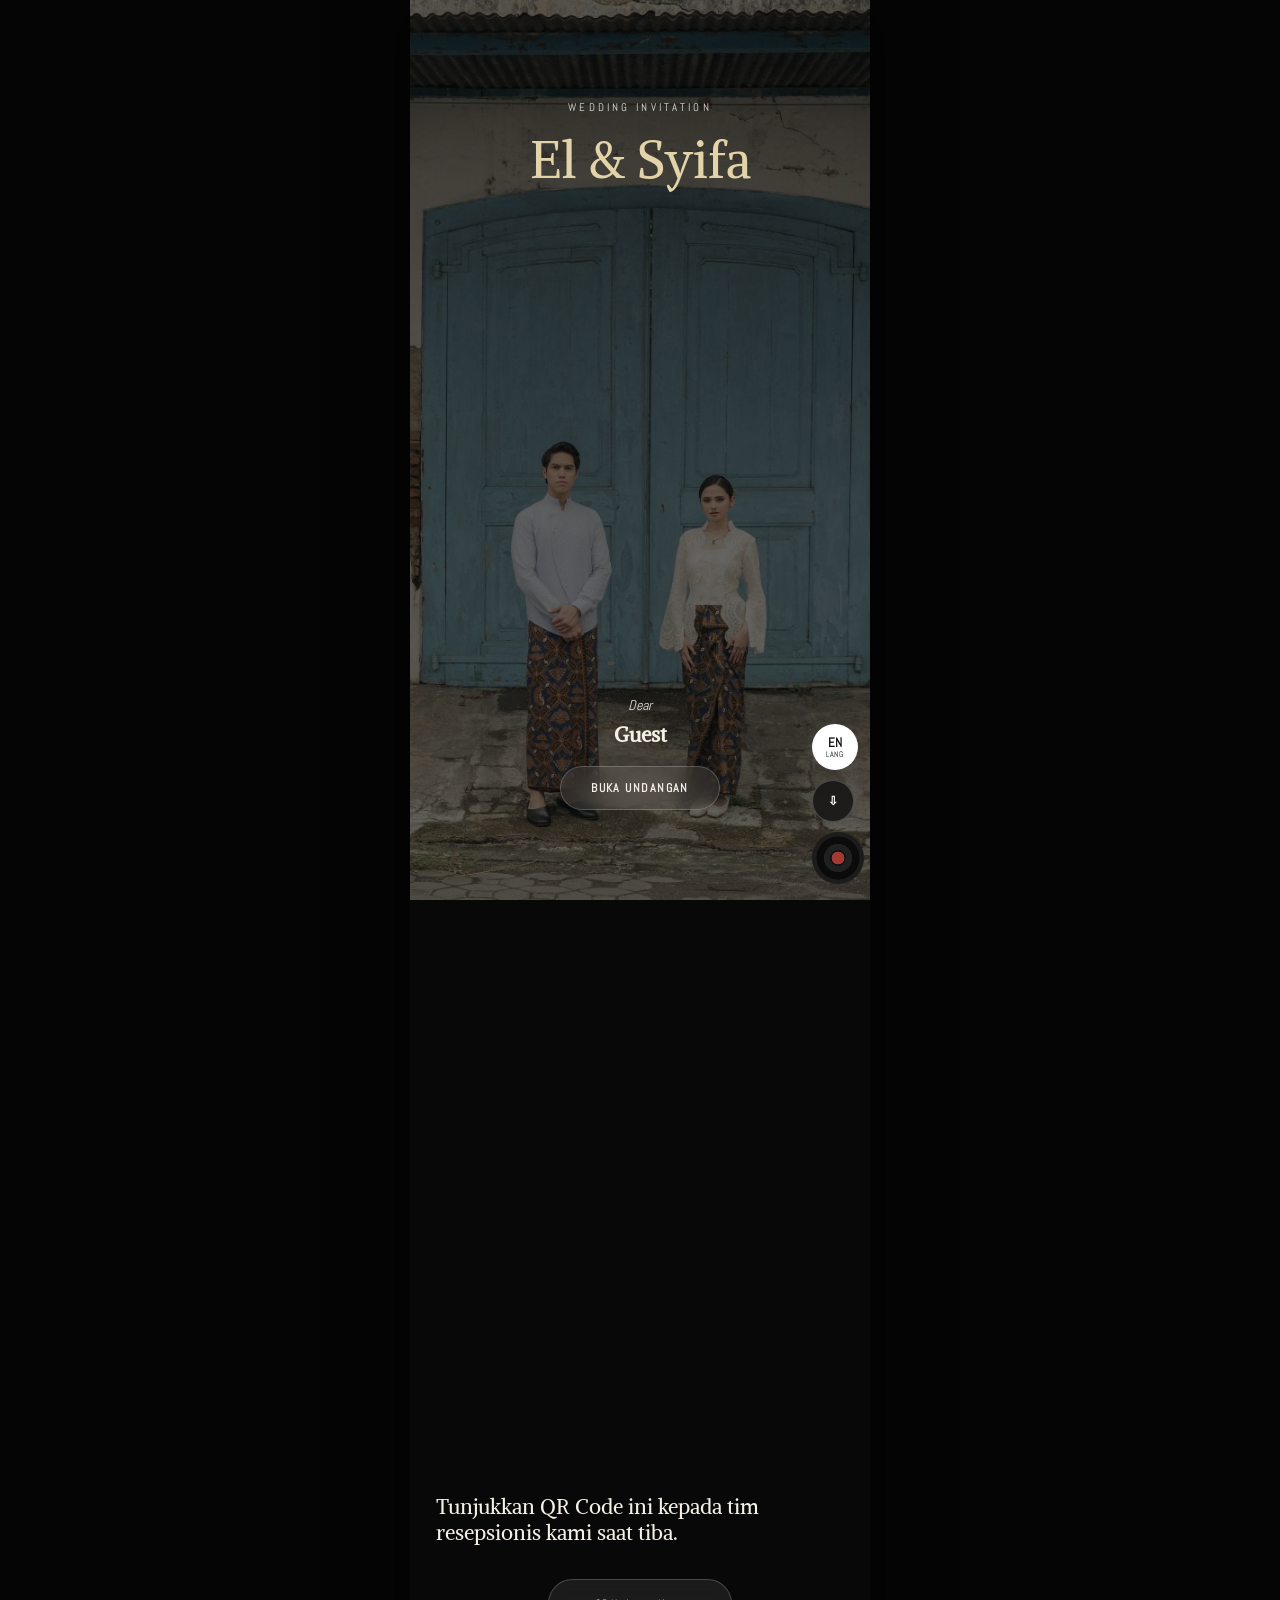
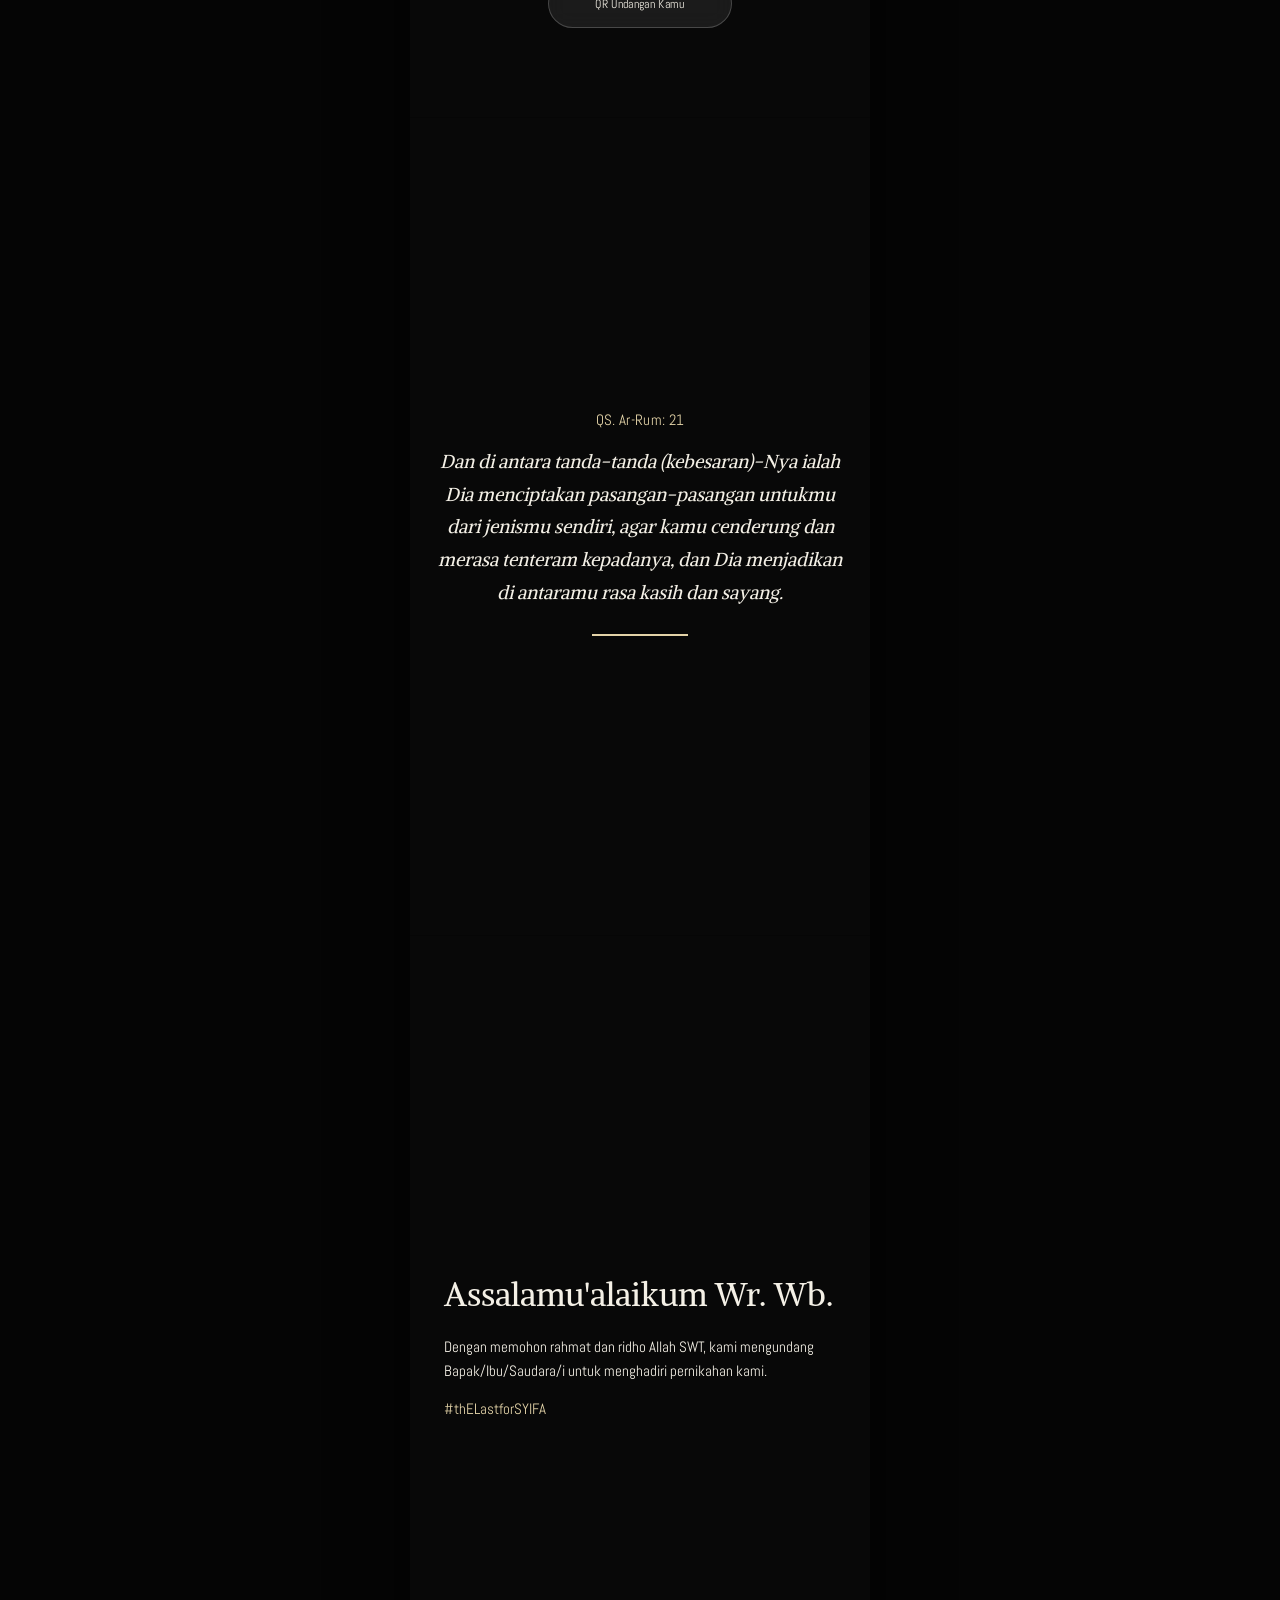
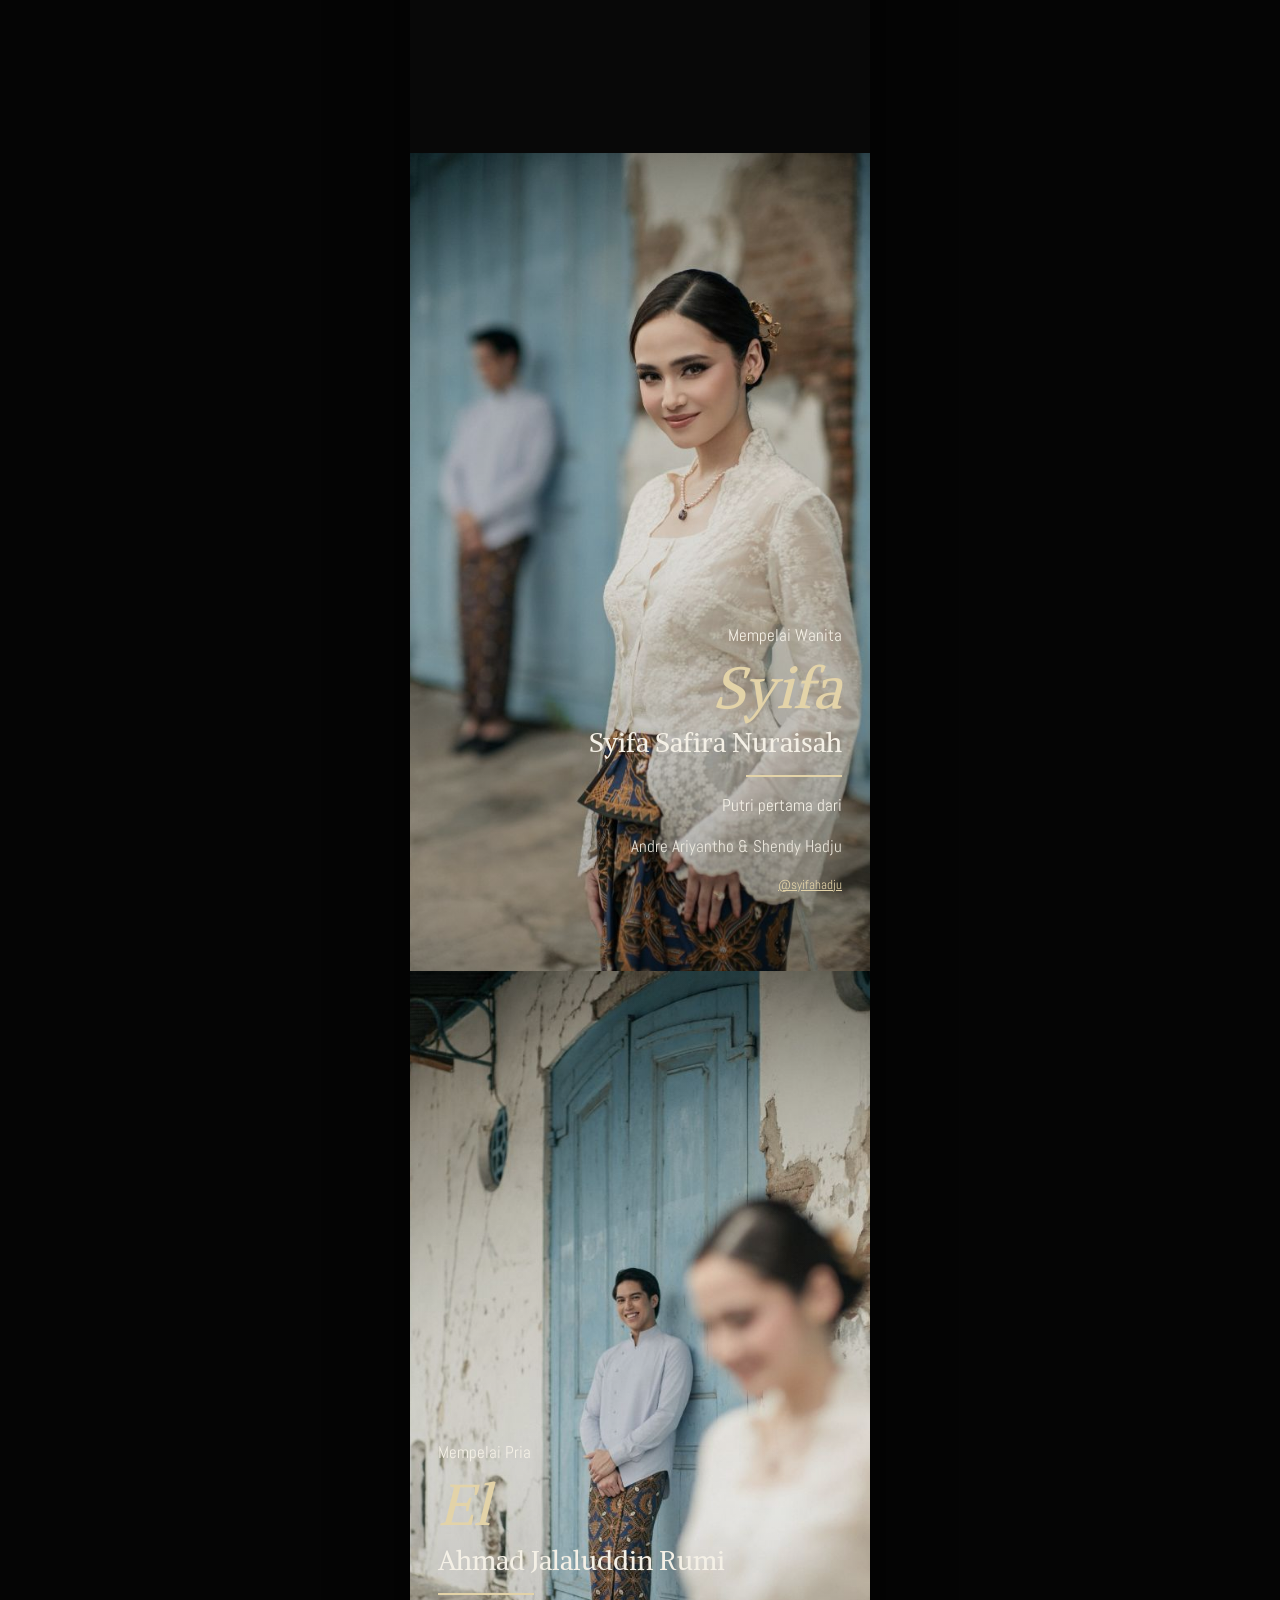
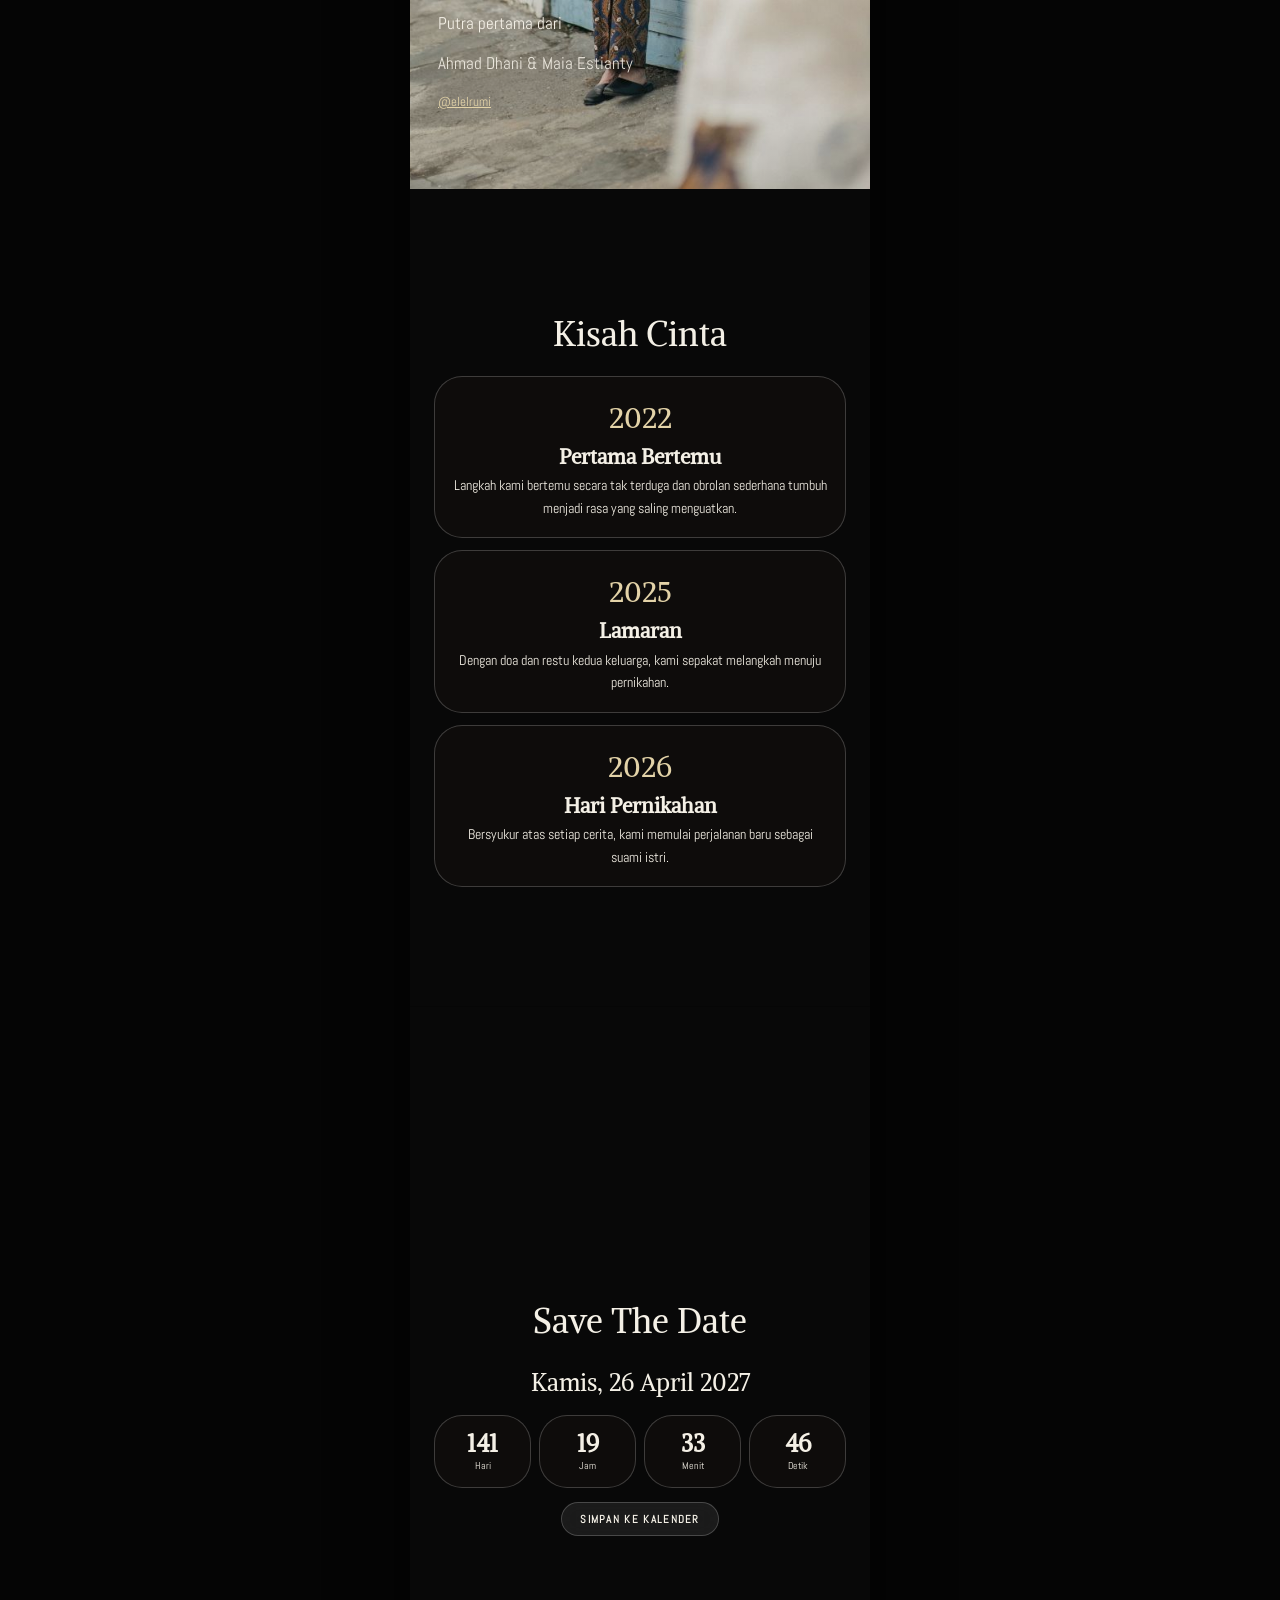
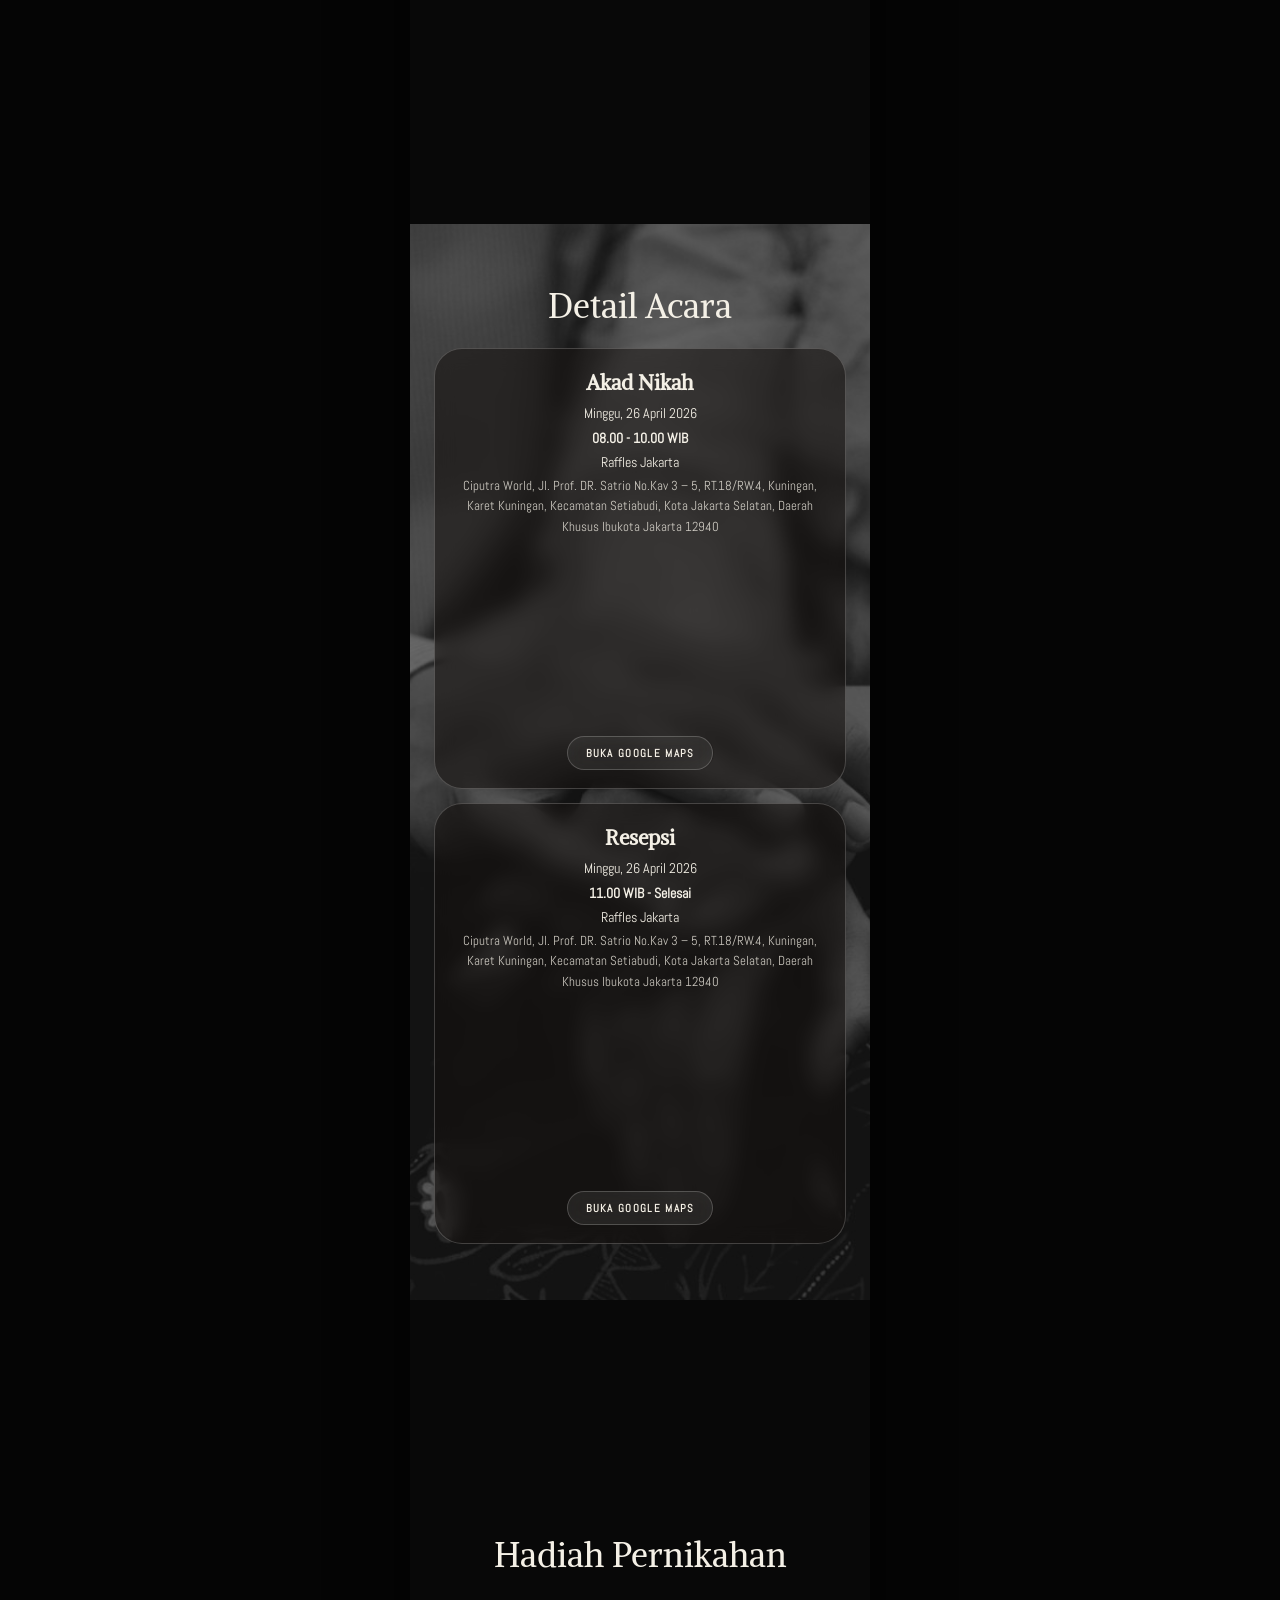
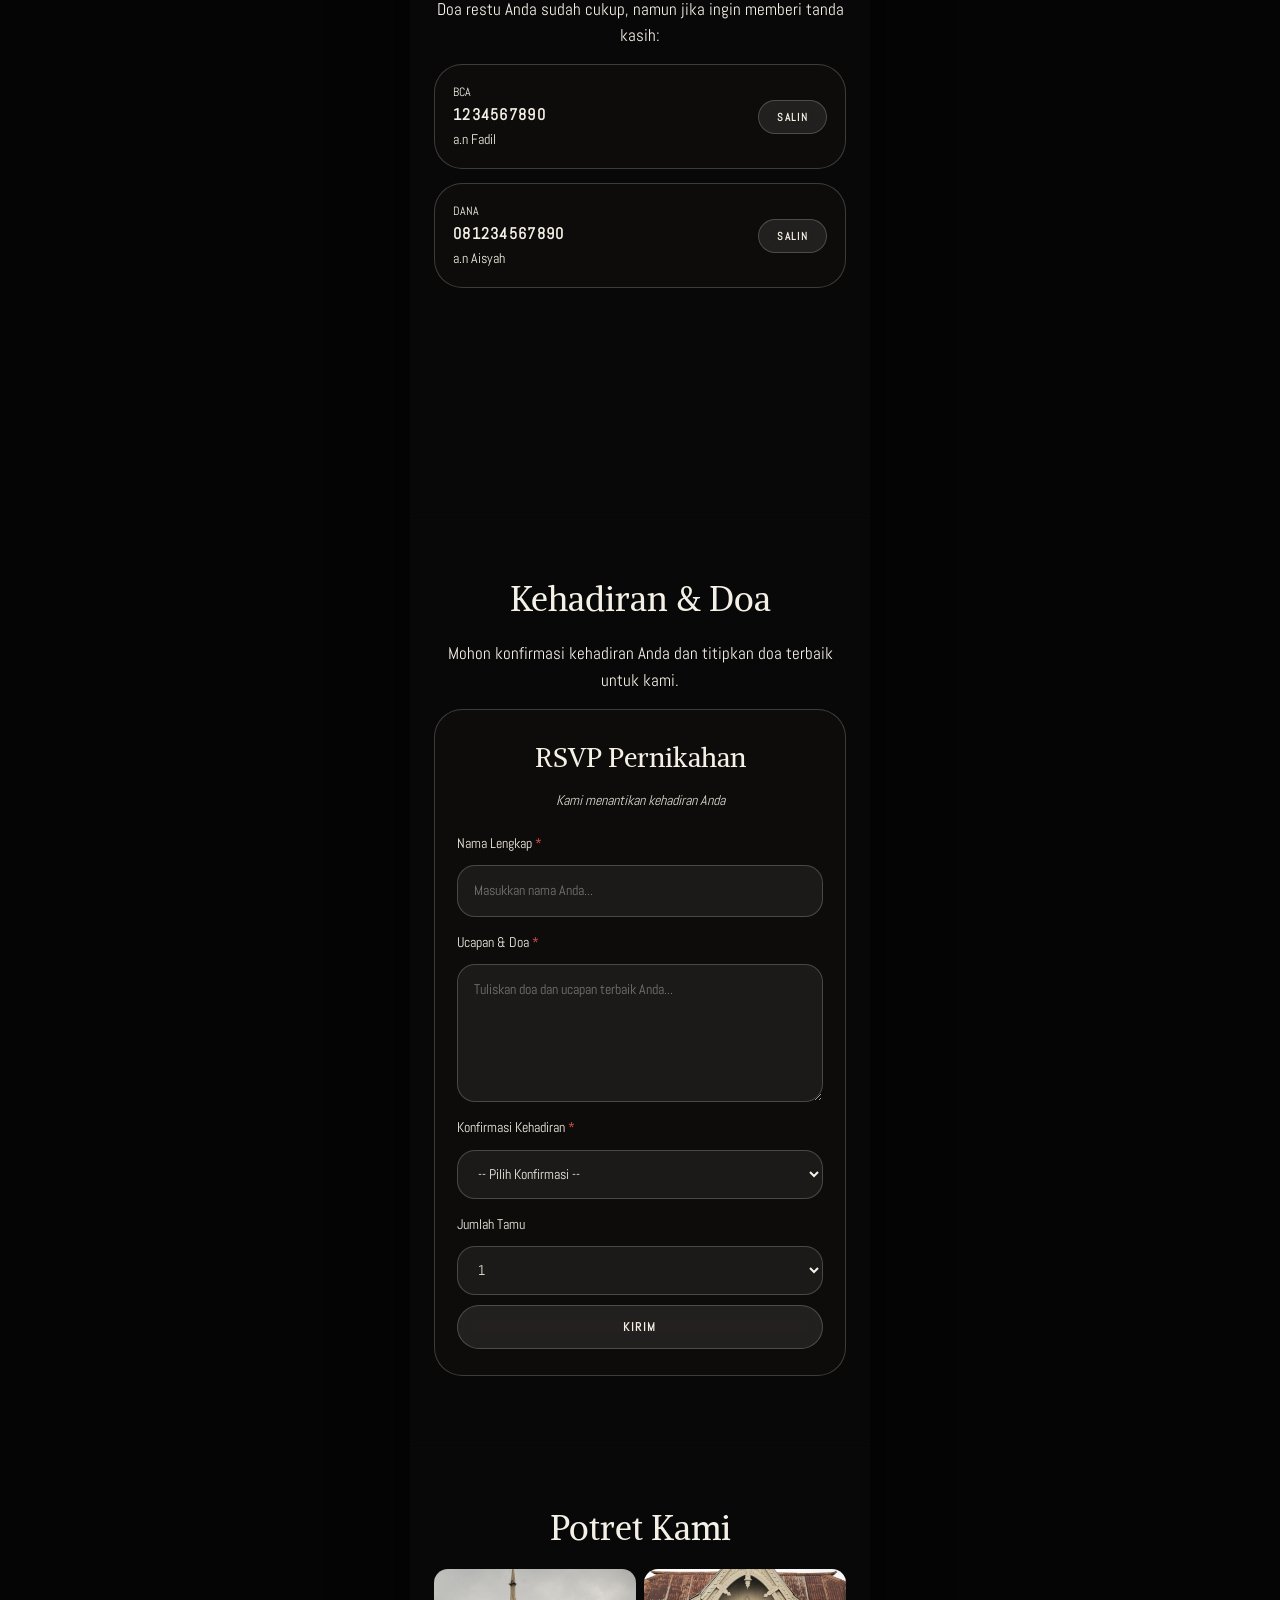
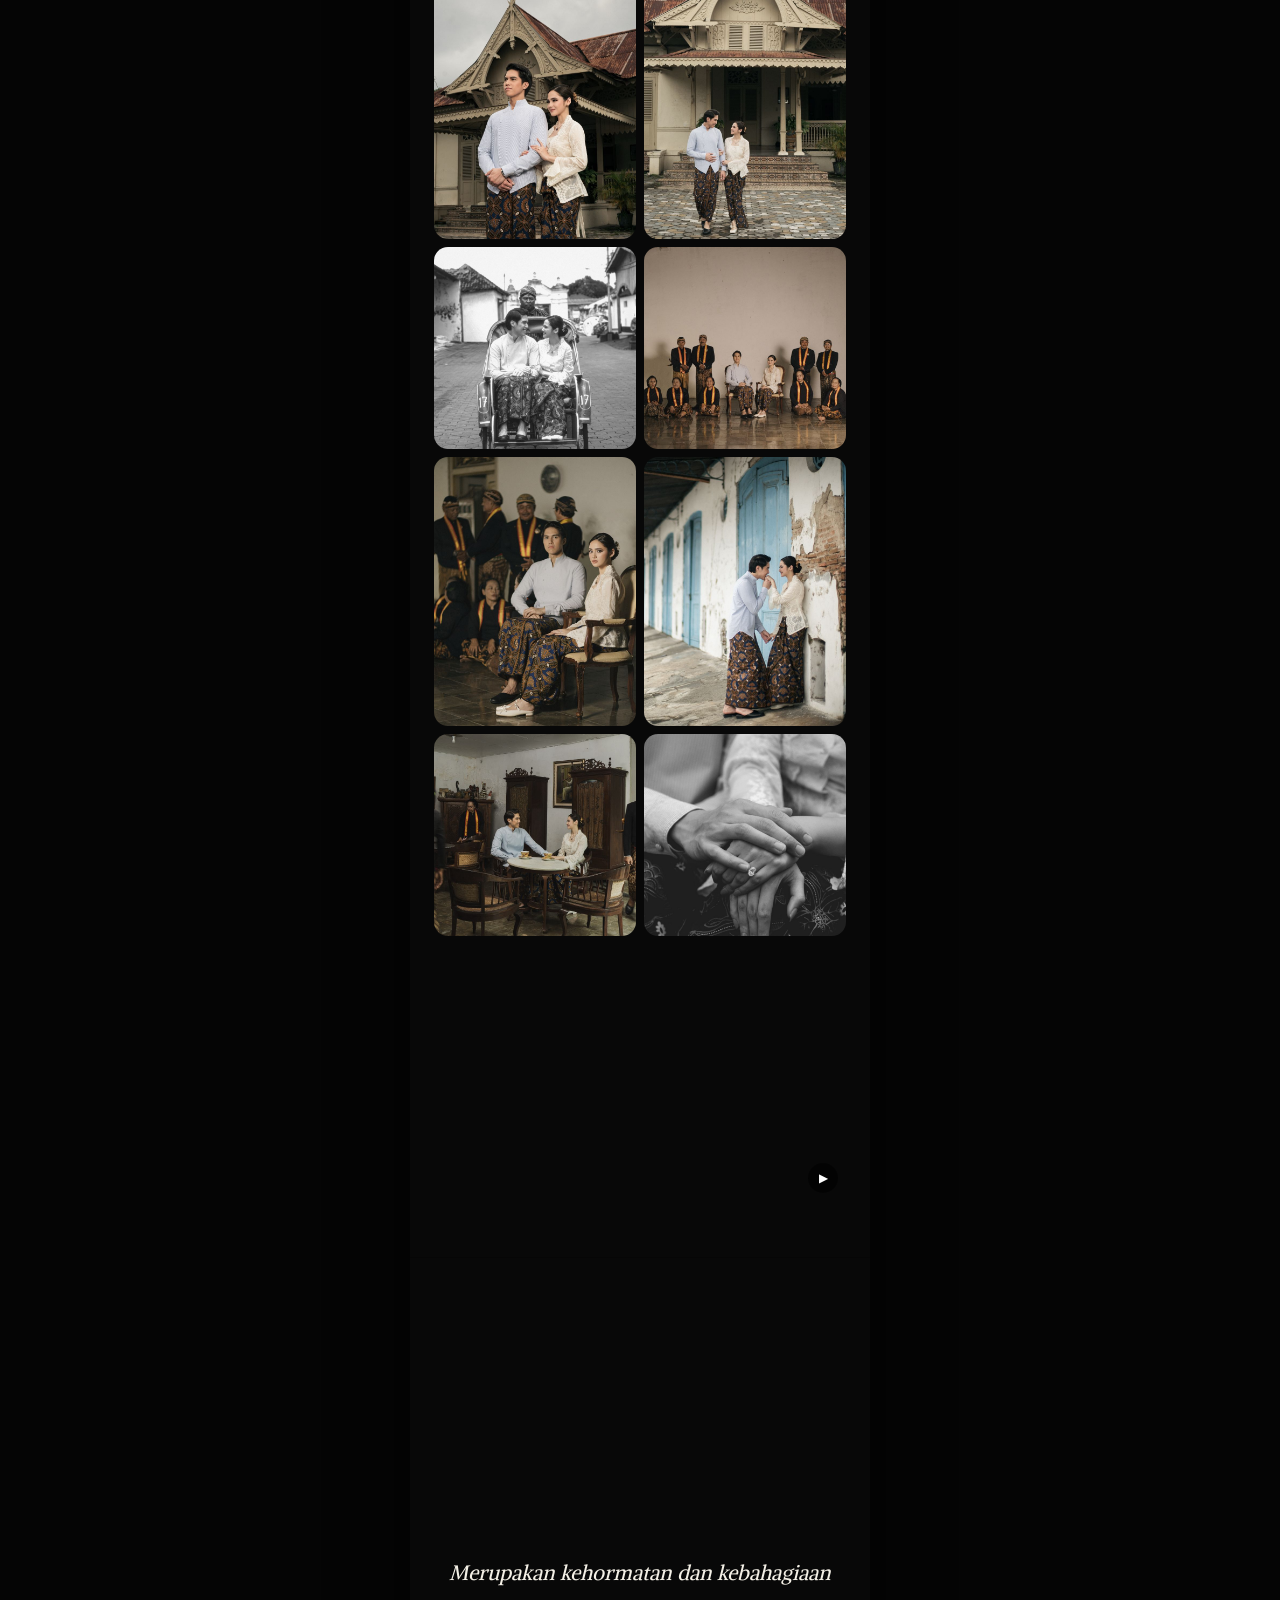
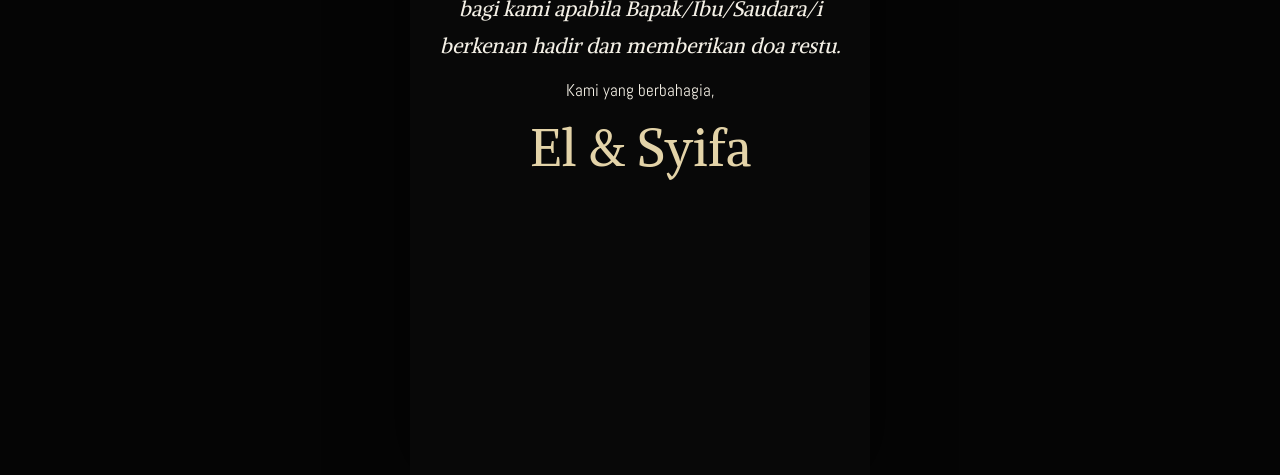
<file: el-syifa/index.html>
<!DOCTYPE html>
<html lang="id">
<head>
<meta charset="UTF-8">
<meta name="viewport" content="width=device-width, initial-scale=1, viewport-fit=cover">
<title>El &amp; Syifa</title>
<!--OG_START-->
<meta name="description" content="">
<meta property="og:type" content="website">
<meta property="og:title" content="El &amp; Syifa">
<meta property="og:description" content="">
<meta property="og:image" content="hi.invitelab.my.id/el-syifa/og-cover.jpg">
<meta property="og:image:width" content="1200">
<meta property="og:image:height" content="630">
<meta property="og:url" content="hi.invitelab.my.id/el-syifa/">
<meta name="twitter:card" content="summary_large_image">
<meta name="twitter:title" content="El &amp; Syifa">
<meta name="twitter:description" content="">
<meta name="twitter:image" content="hi.invitelab.my.id/el-syifa/og-cover.jpg">
<!--OG_END-->
<link rel="preconnect" href="https://fonts.googleapis.com">
<link rel="preconnect" href="https://fonts.gstatic.com" crossorigin>
<link href="https://fonts.googleapis.com/css2?family=Abel&family=Lato:wght@400;700;900&family=Marcellus&family=Alike&family=Caveat:wght@500;700&family=Cinzel:wght@400;600&family=Cormorant+Garamond:ital,wght@0,400;0,600;1,400&family=Fredoka:wght@400;500;600&family=Great+Vibes&family=Jost:wght@300;400;500&family=Patrick+Hand&family=Pinyon+Script&family=Playfair+Display:ital,wght@0,500;1,500&family=Plus+Jakarta+Sans:wght@300;400;600&display=swap" rel="stylesheet">
<link rel="stylesheet" href="style.css">
</head>
<body class="locked">
<audio id="audio" loop preload="auto"></audio>
<main id="app"></main>
<div id="fab">
  <button id="b-lang" aria-label="Language"></button>
  <button id="b-scroll" aria-label="Autoscroll">⇩</button>
  <button id="b-music" aria-label="Music">♪</button>
</div>
<div id="lightbox" hidden><img alt=""><video controls playsinline hidden></video><button class="lbb" data-d="-1" aria-label="Prev">‹</button><button class="lbb nx" data-d="1" aria-label="Next">›</button><button class="lbx" aria-label="Close">×</button></div>
<div id="qrmodal" hidden><div class="qrbox"><button class="qrx" aria-label="Close">×</button><h3 class="qrt"></h3><p class="qrd"></p><div class="qrimg"><canvas id="qrc"></canvas></div><p class="qrn"></p></div></div>
<script src="config.js"></script>
<script src="qr.js"></script>
<script src="app.js"></script>
</body>
</html>
</file>
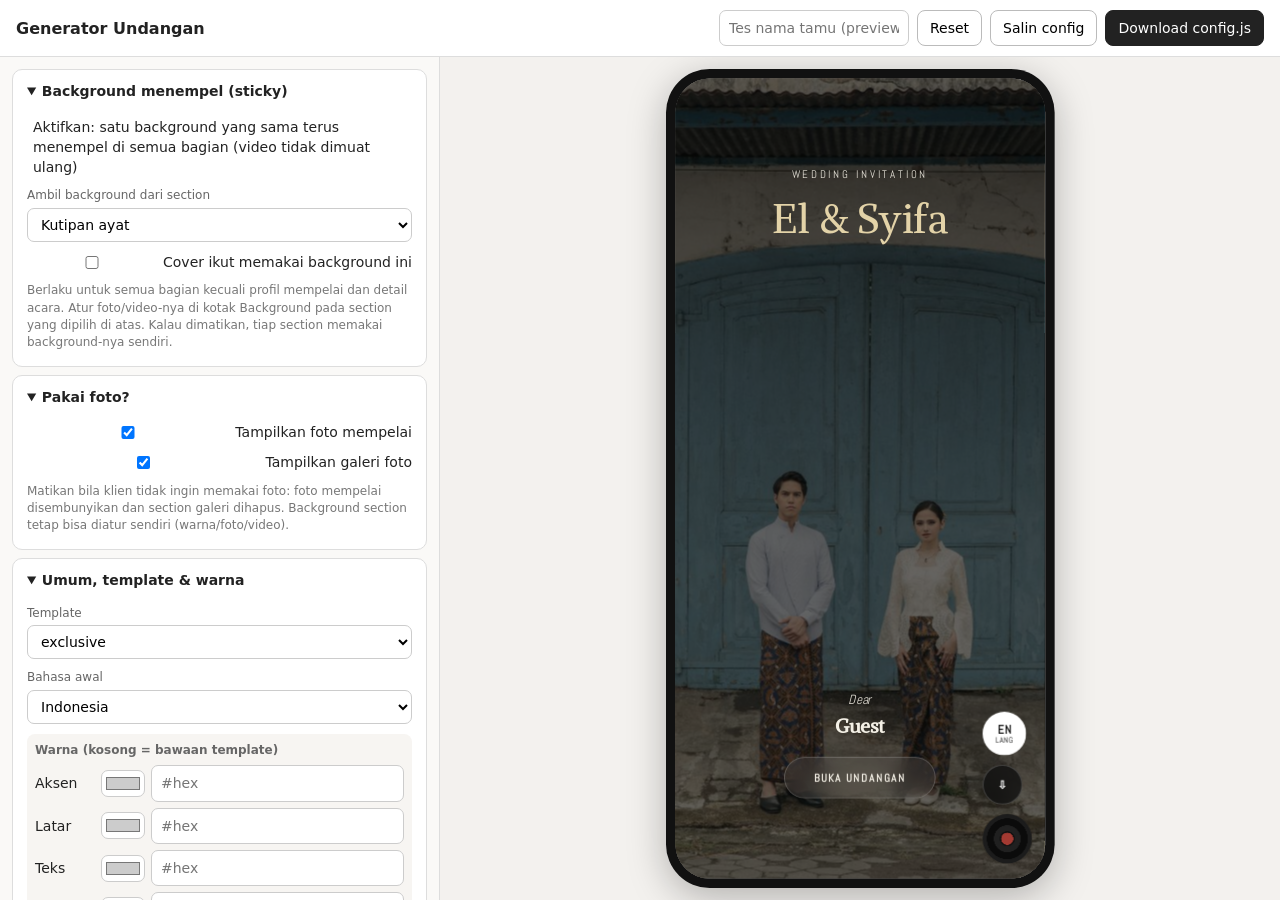
<file: el-syifa/builder.html>
<!DOCTYPE html>
<html lang="id">
<head>
<meta charset="UTF-8">
<meta name="viewport" content="width=device-width, initial-scale=1">
<title>Generator Undangan</title>
<style>
*{box-sizing:border-box;margin:0}
body{font:14px/1.45 system-ui,sans-serif;background:#f3f1ee;color:#222;height:100vh;display:flex;flex-direction:column}
header{display:flex;flex-wrap:wrap;gap:8px;align-items:center;padding:10px 16px;background:#fff;border-bottom:1px solid #ddd}
header h1{font-size:16px;margin-right:auto}
main{flex:1;display:grid;grid-template-columns:minmax(340px,440px) 1fr;min-height:0}
#panel{overflow:auto;padding:12px;display:flex;flex-direction:column;gap:8px;background:#faf9f7;border-right:1px solid #ddd}
#stage{display:flex;align-items:center;justify-content:center;padding:12px;min-height:0;overflow:hidden}
#pw{position:relative}#phone{width:410px;height:864px;padding:10px;background:#111;border-radius:46px;transform-origin:0 0;box-shadow:0 10px 40px #0004}
iframe{width:390px;height:844px;border:0;border-radius:36px;background:#fff;display:block}
details{background:#fff;border:1px solid #ddd;border-radius:10px}
summary{padding:11px 14px;font-weight:600;cursor:pointer}
details>div{padding:4px 14px 14px;display:flex;flex-direction:column;gap:10px}
.f{display:flex;flex-direction:column;gap:3px}.f>span,.bi>b{font-size:12px;color:#666}
.bi{display:flex;flex-direction:column;gap:6px;padding:8px;background:#f7f5f2;border-radius:8px}
.row{display:flex;gap:6px}.row input:not([type=color]){flex:1;min-width:0}
input,select,textarea{font:inherit;padding:7px 9px;border:1px solid #ccc;border-radius:7px;width:100%;background:#fff}
input[type=color]{width:44px;padding:2px;flex:none}input[type=checkbox]{width:auto}
button{font:inherit;cursor:pointer;border:1px solid #bbb;background:#fff;border-radius:8px;padding:7px 12px}
button.pri{background:#222;color:#fff;border-color:#222}
.mini{padding:5px 9px;font-size:12px;flex:none}.danger{color:#b3261e}
.item{border:1px dashed #bbb;border-radius:8px;padding:8px;display:flex;flex-direction:column;gap:8px}
.ih{display:flex;justify-content:space-between;align-items:center}
.add{border-style:dashed;background:#f0ede8}
.hint{font-size:12px;color:#777}
@media(max-width:800px){main{grid-template-columns:1fr;overflow:auto}#stage{height:760px}}
</style>
</head>
<body>
<header>
  <h1>Generator Undangan</h1>
  <input id="g-prev" placeholder="Tes nama tamu (preview)" style="width:190px">
  <button id="reset">Reset</button>
  <button id="copy">Salin config</button>
  <button id="dl" class="pri">Download config.js</button>
</header>
<main>
  <div id="panel"></div>
  <div id="stage"><div id="pw"><div id="phone"><iframe id="pv" src="index.html?builder=1" title="Preview"></iframe></div></div></div>
</main>
<script src="config.js"></script>
<script>
const KEY = "inv_builder_cfg";
const DEFAULT = JSON.parse(JSON.stringify(window.CONFIG));
let S; try { S = JSON.parse(localStorage.getItem(KEY)) || JSON.parse(JSON.stringify(DEFAULT)); } catch { S = JSON.parse(JSON.stringify(DEFAULT)); }
S.colors = S.colors || {}; S.fonts = S.fonts || {}; S.look = S.look || {}; S.photos = S.photos || { profile: true, gallery: true }; S.og = S.og || {}; S.qr = S.qr || { enabled: false }; S.backgrounds = S.backgrounds || {};
const INDEX_TPL = /*TPL_START*/"<!DOCTYPE html>\n<html lang=\"id\">\n<head>\n<meta charset=\"UTF-8\">\n<meta name=\"viewport\" content=\"width=device-width, initial-scale=1, viewport-fit=cover\">\n<title>Undangan Pernikahan<\/title>\n<\!--OG_START-->\n<meta property=\"og:type\" content=\"website\">\n<meta property=\"og:title\" content=\"Undangan Pernikahan\">\n<meta property=\"og:image\" content=\"og-cover.jpg\">\n<meta name=\"twitter:card\" content=\"summary_large_image\">\n<\!--OG_END-->\n<link rel=\"preconnect\" href=\"https://fonts.googleapis.com\">\n<link rel=\"preconnect\" href=\"https://fonts.gstatic.com\" crossorigin>\n<link href=\"https://fonts.googleapis.com/css2?family=Abel&family=Lato:wght@400;700;900&family=Marcellus&family=Alike&family=Caveat:wght@500;700&family=Cinzel:wght@400;600&family=Cormorant+Garamond:ital,wght@0,400;0,600;1,400&family=Fredoka:wght@400;500;600&family=Great+Vibes&family=Jost:wght@300;400;500&family=Patrick+Hand&family=Pinyon+Script&family=Playfair+Display:ital,wght@0,500;1,500&family=Plus+Jakarta+Sans:wght@300;400;600&display=swap\" rel=\"stylesheet\">\n<link rel=\"stylesheet\" href=\"style.css\">\n<\/head>\n<body class=\"locked\">\n<audio id=\"audio\" loop preload=\"auto\"><\/audio>\n<main id=\"app\"><\/main>\n<div id=\"fab\">\n  <button id=\"b-lang\" aria-label=\"Language\"><\/button>\n  <button id=\"b-scroll\" aria-label=\"Autoscroll\">\u21e9<\/button>\n  <button id=\"b-music\" aria-label=\"Music\">\u266a<\/button>\n<\/div>\n<div id=\"lightbox\" hidden><img alt=\"\"><video controls playsinline hidden><\/video><button class=\"lbb\" data-d=\"-1\" aria-label=\"Prev\">\u2039<\/button><button class=\"lbb nx\" data-d=\"1\" aria-label=\"Next\">\u203a<\/button><button class=\"lbx\" aria-label=\"Close\">\u00d7<\/button><\/div>\n<div id=\"qrmodal\" hidden><div class=\"qrbox\"><button class=\"qrx\" aria-label=\"Close\">\u00d7<\/button><h3 class=\"qrt\"><\/h3><p class=\"qrd\"><\/p><div class=\"qrimg\"><canvas id=\"qrc\"><\/canvas><\/div><p class=\"qrn\"><\/p><\/div><\/div>\n<script src=\"config.js\"><\/script>\n<script src=\"qr.js\"><\/script>\n<script src=\"app.js\"><\/script>\n<\/body>\n<\/html>\n"/*TPL_END*/;
const APPS_SCRIPT = /*GS_START*/"/* GOOGLE APPS SCRIPT untuk undangan: RSVP + ucapan + check-in QR.\n   Tempel SELURUH isi ini di: Google Sheet -> Extensions -> Apps Script (hapus kode lama dulu).\n   JANGAN menempel isi file app.js / config.js di sini. */\nconst RSVP_SHEET = \"RSVP\";\nconst CHECKIN_SHEET = \"Check-in\";\n\nfunction sheet_(name, header) {\n  const ss = SpreadsheetApp.getActiveSpreadsheet();\n  let sh = ss.getSheetByName(name);\n  if (!sh) { sh = ss.insertSheet(name); sh.appendRow(header); }\n  return sh;\n}\nfunction esc_(s) {\n  return String(s).replace(/[&<>\"']/g, function (c) { return { \"&\": \"&amp;\", \"<\": \"&lt;\", \">\": \"&gt;\", '\"': \"&quot;\", \"'\": \"&#39;\" }[c]; });\n}\nfunction json_(o) { return ContentService.createTextOutput(JSON.stringify(o)).setMimeType(ContentService.MimeType.JSON); }\n\n// Menerima kiriman form RSVP dari undangan\nfunction doPost(e) {\n  const d = JSON.parse(e.postData.contents);\n  sheet_(RSVP_SHEET, [\"Waktu\", \"Nama\", \"Kehadiran\", \"Jumlah tamu\", \"Ucapan\"])\n    .appendRow([new Date(), String(d.name || \"\").slice(0, 60), d.att === \"yes\" ? \"Hadir\" : \"Tidak hadir\", Number(d.count) || 1, String(d.text || \"\").slice(0, 300)]);\n  return json_({ ok: true });\n}\n\nfunction doGet(e) {\n  const p = (e && e.parameter) || {};\n  if (p.checkin) return checkin_(p);                       // QR di-scan petugas resepsionis\n  const rows = sheet_(RSVP_SHEET, [\"Waktu\", \"Nama\", \"Kehadiran\", \"Jumlah tamu\", \"Ucapan\"]).getDataRange().getValues().slice(1).reverse().slice(0, 100);\n  return json_(rows.map(function (r) {                     // daftar ucapan untuk ditampilkan di undangan\n    return { name: String(r[1]), time: Utilities.formatDate(new Date(r[0]), \"Asia/Jakarta\", \"d MMM yyyy\"), text: String(r[4]) };\n  }));\n}\n\n// Check-in: dipanggil saat QR tamu di-scan dengan kamera HP\nfunction checkin_(p) {\n  const sh = sheet_(CHECKIN_SHEET, [\"Waktu\", \"Nama\", \"ID\", \"Jumlah (pax)\", \"Scan ke-\"]);\n  const name = String(p.checkin).slice(0, 60), id = String(p.id || \"\").slice(0, 30), pax = String(p.pax || \"\").slice(0, 5);\n  const n = sh.getDataRange().getValues().slice(1).filter(function (r) { return String(r[1]) === name && String(r[2]) === id; }).length + 1;\n  sh.appendRow([new Date(), name, id, pax, n]);\n  const html = '<!doctype html><meta name=\"viewport\" content=\"width=device-width,initial-scale=1\">' +\n    '<body style=\"font-family:sans-serif;text-align:center;padding:48px 20px\"><div style=\"font-size:56px\">&#9989;<\/div>' +\n    '<h2>Check-in berhasil<\/h2><h1>' + esc_(name) + '<\/h1>' +\n    (pax ? '<p>Jumlah tamu: ' + esc_(pax) + '<\/p>' : '') +\n    (n > 1 ? '<p style=\"color:#b45309\">QR ini sudah dipindai ' + n + ' kali<\/p>' : '<p>Selamat datang!<\/p>') + '<\/body>';\n  return HtmlService.createHtmlOutput(html).setTitle(\"Check-in\");\n}\n"/*GS_END*/;
let ogData = null;
const TEMPLATES = ["glassbox","exclusive","premium","minimalist","doodle","vintage","playful","envelope"];
const pv = document.getElementById("pv"), panel = document.getElementById("panel");
const esc = s => String(s ?? "").replace(/[&<>"']/g, m => ({"&":"&amp;","<":"&lt;",">":"&gt;",'"':"&quot;","'":"&#39;"}[m]));
const get = p => p.split(".").reduce((o, k) => o?.[k], S);
const set = (p, v) => { const a = p.split("."); let o = S; a.slice(0, -1).forEach(k => o = (o[k] ??= {})); o[a.at(-1)] = v; changed(); };

/* ---------- preview & simpan ---------- */
let tm; const send = m => pv.contentWindow && pv.contentWindow.postMessage(m, "*");
function changed() { try { localStorage.setItem(KEY, JSON.stringify(S)); } catch {} clearTimeout(tm); tm = setTimeout(() => send({ cfg: S }), 150); }
addEventListener("message", e => { if (e.data && e.data.ready) { send({ cfg: S }); send({ guest: document.getElementById("g-prev").value }); } });
document.getElementById("g-prev").oninput = e => send({ guest: e.target.value });

/* ---------- pembuat field ---------- */
const L = (label, inner) => `<label class="f"><span>${label}</span>${inner}</label>`;
const tx = (p, label, ph = "") => L(label, `<input data-p="${p}" value="${esc(get(p))}" placeholder="${ph}">`);
const num = (p, label) => L(label, `<input type="number" data-num="1" data-p="${p}" value="${esc(get(p))}">`);
const chk = (p, label) => `<label class="row" style="align-items:center"><input type="checkbox" data-p="${p}" ${get(p) ? "checked" : ""}> ${label}</label>`;
const bi = (p, label, area) => `<div class="bi"><b>${label}</b>` + ["id", "en"].map(l => L(l.toUpperCase(),
  area ? `<textarea rows="3" data-p="${p}.${l}">${esc(get(p + "." + l))}</textarea>` : `<input data-p="${p}.${l}" value="${esc(get(p + "." + l))}">`)).join("") + "</div>";
const img = (p, label) => L(label, `<div class="row"><input data-p="${p}" value="${esc(get(p))}" placeholder="URL foto atau upload"><button type="button" class="mini" data-up="${p}">Upload</button></div>`);
const hex = x => /^#[0-9a-f]{6}$/i.test(x || "") ? x : "#cccccc";
const bgf = k => { const p = `backgrounds.${k}`, b = get(p) || {};
  return `<div class="bi"><b>Background</b><div class="row"><select data-p="${p}.type">${["color","photo","video"].map(t => `<option value="${t}" ${b.type === t ? "selected" : ""}>${{color:"Warna",photo:"Foto",video:"Video"}[t]}</option>`).join("")}</select>
  <input type="color" data-color="${p}.value" value="${hex(b.value)}" title="Pilih warna"></div>
  <div class="row"><input data-p="${p}.value" value="${esc(b.value)}" placeholder="#hex, URL foto, atau URL video (.mp4)"><button type="button" class="mini" data-up="${p}.value">Upload foto</button></div>
  <span class="hint">Kosongkan = warna bawaan template. Video: isi URL/path file .mp4.</span></div>`; };
const FONTS = ["Great Vibes","Pinyon Script","Dancing Script","Allura","Parisienne","Sacramento","Alex Brush","Playfair Display","Cormorant Garamond","Cinzel","Lora","Alike","Merriweather","Libre Baskerville","Abel","Jost","Poppins","Montserrat","Lato","Raleway","Caveat","Patrick Hand","Fredoka","Quicksand","Nunito","Amatic SC","Pacifico","Josefin Sans","Plus Jakarta Sans"];
document.body.insertAdjacentHTML("beforeend", `<datalist id="fl">${FONTS.map(f => `<option value="${f}">`).join("")}</datalist>`);
const optn = (p, label, ph) => L(label, `<input type="number" min="0" max="300" data-opt="1" data-p="${p}" value="${esc(get(p))}" placeholder="${ph}">`);
const fontf = (k, label = "Font, ukuran & efek section ini") => `<div class="bi"><b>${label}</b>` +
  L("Judul / nama", `<input list="fl" data-p="fonts.${k}.head" value="${esc(get(`fonts.${k}.head`))}" placeholder="bawaan template (ketik nama Google Font)">`) +
  L("Isi teks", `<input list="fl" data-p="fonts.${k}.body" value="${esc(get(`fonts.${k}.body`))}" placeholder="bawaan template">`) +
  optn(`look.${k}.size`, "Ukuran teks (%), 100 = normal", "100") + optn(`look.${k}.shadow`, "Shadow teks & kartu (0-100)", "0") +
  optn(`look.${k}.fade`, "Fade: kepekatan lapisan di atas foto/video (%)", "bawaan template") + `</div>`;
let musicFile = null;
const musicExt = () => (musicFile.name.split(".").pop() || "mp3").toLowerCase().replace(/[^a-z0-9]/g, "") || "mp3";
const musicBox = () => `<div class="bi"><b>Upload musik dari komputer</b><input type="file" id="mus" accept="audio/*">
  <span class="hint">${musicFile ? `Terpilih: ${esc(musicFile.name)}. Dengarkan di preview (tombol ♪). Lalu klik Download dan taruh file itu di folder media/ pada repo GitHub.` : "File musik tidak ditanam di config.js (terlalu besar). Ia jadi file terpisah di folder media/."}</span>
  ${musicFile ? `<button type="button" class="mini" id="mus-dl">Download music.${musicExt()}</button>` : ""}</div>`;
const gsBox = () => `<div class="bi"><b>Kode Google Apps Script</b><button type="button" class="mini" id="gs-copy">Salin kode</button><span class="hint">Tempel di Google Sheet → Extensions → Apps Script (hapus kode lama dulu). Jangan menempel isi file app.js atau config.js.</span></div>`;
const list = (path, name, fn) => (get(path) || []).map((it, i) => `<div class="item"><div class="ih"><b>${name} ${i + 1}</b><button type="button" class="mini danger" data-del="${path}.${i}">Hapus</button></div>${fn(`${path}.${i}`)}</div>`).join("") +
  `<button type="button" class="add" data-add="${path}">+ Tambah ${name}</button>`;
const NEW = {
  events: () => ({ title: {id:"Ngunduh Mantu", en:"Reception"}, date: {id:"", en:""}, time: {id:"", en:""}, place: {id:"", en:""}, address: "", mapQuery: "" }),
  gifts: () => ({ provider: "", number: "", holder: "" }),
  loveStory: () => ({ year: "", title: {id:"", en:""}, text: {id:"", en:""} }),
  gallery: () => ""
};

/* ---------- panel ---------- */
const open = new Set(["sticky", "photos", "general"]);
const D = (id, title, body) => `<details data-sec="${id}" ${open.has(id) ? "open" : ""}><summary>${title}</summary><div>${body}</div></details>`;
const prof = k => tx(`couple.${k}.name`, "Nama lengkap") + img(`couple.${k}.photo`, "Foto") + tx(`couple.${k}.father`, "Nama ayah") + tx(`couple.${k}.mother`, "Nama ibu") + tx(`couple.${k}.ig`, "Instagram (tanpa @)") + tx(`couple.${k}.nick`, "Nama panggilan (tampil besar di Exclusive)") + bi(`couple.${k}.role`, "Keterangan (mis. Putra pertama dari)") + bgf(k) + fontf(k);
function renderPanel() {
  const dt = S.date.iso || "", tz = dt.slice(19) || "+07:00";
  const SRC = [["verse","Kutipan ayat"],["opening","Kalimat pembuka"],["story","Love story"],["date","Save the date"],["gift","Wedding gift"],["rsvp","RSVP"],["gallery","Galeri"],["closing","Penutup"],["cover","Cover"]];
  panel.innerHTML = [
    D("sticky", "Background menempel (sticky)",
      chk("stickyBg.enabled", "Aktifkan: satu background yang sama terus menempel di semua bagian (video tidak dimuat ulang)") +
      L("Ambil background dari section", `<select data-p="stickyBg.source">${SRC.map(([v, n]) => `<option value="${v}" ${(get("stickyBg.source") || "verse") === v ? "selected" : ""}>${n}</option>`).join("")}</select>`) +
      chk("stickyBg.cover", "Cover ikut memakai background ini") +
      `<span class="hint">Berlaku untuk semua bagian kecuali profil mempelai dan detail acara. Atur foto/video-nya di kotak Background pada section yang dipilih di atas. Kalau dimatikan, tiap section memakai background-nya sendiri.</span>`),
    D("photos", "Pakai foto?", chk("photos.profile", "Tampilkan foto mempelai") + chk("photos.gallery", "Tampilkan galeri foto") +
      `<span class="hint">Matikan bila klien tidak ingin memakai foto: foto mempelai disembunyikan dan section galeri dihapus. Background section tetap bisa diatur sendiri (warna/foto/video).</span>`),
    D("general", "Umum, template & warna",
      L("Template", `<select data-p="template">${TEMPLATES.map(t => `<option ${S.template === t ? "selected" : ""}>${t}</option>`).join("")}</select>`) +
      L("Bahasa awal", `<select data-p="defaultLang"><option value="id" ${S.defaultLang === "id" ? "selected" : ""}>Indonesia</option><option value="en" ${S.defaultLang === "en" ? "selected" : ""}>English</option></select>`) +
      `<div class="bi"><b>Warna (kosong = bawaan template)</b>` + [["accent","Aksen"],["bg","Latar"],["fg","Teks"],["border","Garis"]].map(([k, n]) =>
        `<div class="row" style="align-items:center"><span style="width:60px">${n}</span><input type="color" data-color="colors.${k}" value="${hex(S.colors[k])}"><input data-p="colors.${k}" value="${esc(S.colors[k])}" placeholder="#hex"></div>`).join("") + `</div>` +
      tx("music.url", "Lokasi musik (link .mp3 atau media/namafile.mp3)") + musicBox() + chk("music.autoplay", "Putar musik saat undangan dibuka") + fontf("all", "Font, ukuran & efek semua section (bisa ditimpa per section)") + chk("autoscroll", "Autoscroll setelah dibuka") + num("scrollSpeed", "Kecepatan autoscroll (0.3 - 2)")),
    D("cover", "Cover", tx("couple.names", "Nama di cover (mis. Fadil & Aisyah)") + bi("cover.eyebrow", "Tulisan atas") + bi("cover.dear", "Tulisan sapaan (Dear)") + bi("cover.guest", "Nama tamu bawaan (jika link tanpa ?to=)") + bi("cover.open", "Tulisan tombol") +
      `<span class="hint">Nama tamu: tambahkan <code>?to=Nama+Tamu</code> di link undangan.</span>` + bgf("cover") + fontf("cover")),
    D("qr", "QR undangan (opsional)", chk("qr.enabled", "Tampilkan section QR (tepat setelah cover)") +
      L("Isi QR", `<select data-p="qr.content">${[["auto", "Otomatis (check-in bila Apps Script RSVP terpasang, kalau tidak: teks nama)"], ["checkin", "Check-in via Apps Script"], ["text", "Teks: nama pengantin + nama tamu"], ["link", "Link undangan + nama tamu"]].map(([v, n]) => `<option value="${v}" ${(get("qr.content") || "auto") === v ? "selected" : ""}>${n}</option>`).join("")}</select>`) +
      `<span class="hint">Nama tamu di QR diambil dari ?to=Nama di link. Tambahan opsional: &id=A12 dan &pax=2 (jumlah tamu).</span>` +
      bi("qr.line1", "Kalimat baris 1") + bi("qr.line2", "Kalimat baris 2 (besar)") + bi("qr.button", "Tulisan tombol") + bi("qr.title", "Judul pop-up") + bi("qr.note", "Catatan di bawah QR") + bgf("qr") + fontf("qr")),
    D("verse", "Ayat / kutipan", bi("verse.title", "Sumber") + bi("verse.text", "Teks", 1) + bgf("verse") + fontf("verse")),
    D("opening", "Kalimat pembuka", bi("opening.title", "Judul") + bi("opening.text", "Teks", 1) + tx("opening.hashtag", "Hashtag") + bgf("opening") + fontf("opening")),
    D("bride", "Mempelai wanita", prof("bride")),
    D("groom", "Mempelai pria", prof("groom")),
    D("story", "Love story", list("loveStory", "Cerita", p => tx(p + ".year", "Tahun") + bi(p + ".title", "Judul") + bi(p + ".text", "Isi", 1)) + bgf("story") + fontf("story")),
    D("date", "Save the date & countdown",
      L("Tanggal & jam acara utama", `<div class="row"><input type="datetime-local" id="dt" value="${esc(dt.slice(0, 16))}"><select id="tz">${["+07:00:WIB","+08:00:WITA","+09:00:WIT"].map(z => { const [o, n] = [z.slice(0, 6), z.slice(7)]; return `<option value="${o}" ${tz === o ? "selected" : ""}>${n}</option>`; }).join("")}</select></div>`) +
      bi("date.text", "Teks tanggal (tampil di undangan)") + bgf("date") + fontf("date")),
    D("events", "Detail acara (Google Maps)", list("events", "Acara", p => bi(p + ".title", "Nama acara") + bi(p + ".date", "Tanggal") + bi(p + ".time", "Waktu") + bi(p + ".place", "Tempat") +
      tx(p + ".address", "Alamat") + tx(p + ".mapQuery", "Lokasi untuk Google Maps", "mis. Hotel Mulia Senayan") + tx(p + ".mapEmbed", "(opsional) link embed Google Maps") ) + bgf("events") + fontf("events")),
    D("gift", "Wedding gift", list("gifts", "Rekening", p => tx(p + ".provider", "Bank / e-wallet") + tx(p + ".number", "Nomor") + tx(p + ".holder", "Atas nama (a.n ...)")) + bgf("gift") + fontf("gift")),
    D("rsvp", "RSVP & ucapan", tx("rsvp.endpoint", "URL Google Apps Script (opsional)") + gsBox() + num("rsvp.maxGuests", "Maksimal jumlah tamu") + bgf("rsvp") + fontf("rsvp")),
    D("gallery", "Galeri foto", bi("galleryTitle", "Judul galeri") + L("Tampilan galeri", `<select data-p="galleryStyle">${[["grid","Grid 2 kolom (semua foto bisa diklik)"],["carousel","Carousel + thumbnail"]].map(([v, n]) => `<option value="${v}" ${(S.galleryStyle === "carousel" ? "carousel" : "grid") === v ? "selected" : ""}>${n}</option>`).join("")}</select>`) + `<span class="hint">Bisa foto atau video: isi link / path file (mis. media/video1.mp4). Upload hanya untuk foto.</span>` + list("gallery", "Foto/Video", p => img(p, "Foto atau video (URL / path .mp4)")) + bgf("gallery") + fontf("gallery")),
    D("og", "Preview link (WhatsApp / sosmed)",
      tx("og.title", "Judul (mis. The Wedding of Fadil & Aisyah)") + tx("og.description", "Deskripsi singkat") + tx("og.siteUrl", "Alamat website undangan", "https://username.github.io/undangan/") +
      `<div class="bi"><b>Gambar preview (og-cover)</b><input type="file" id="ogfile" accept="image/*">${ogData ? `<img src="${ogData}" alt="" style="width:100%;border-radius:8px">` : ""}
        <span class="hint">Otomatis dipotong 1200×630 (rasio WhatsApp) dan dikecilkan di bawah 300 KB.</span>${ogData ? `<button type="button" class="mini" id="og-dl">Download og-cover.jpg</button>` : ""}</div>` +
      `<button type="button" class="add" id="idx-dl">Download index.html (dengan preview link)</button>` +
      `<span class="hint">Upload index.html dan og-cover.jpg ke repo GitHub (timpa file lama). WhatsApp menyimpan preview lama beberapa hari; coba kirim link dengan tambahan ?v=2 untuk memaksa muncul ulang.</span>`),
    D("closing", "Kalimat penutup", bi("closing.text", "Teks", 1) + bi("closing.sign", "Salam penutup") + bgf("closing") + fontf("closing"))
  ].join("");
}

/* ---------- event ---------- */
panel.addEventListener("input", e => {
  const el = e.target;
  if (el.id === "dt" || el.id === "tz") { const d = document.getElementById("dt").value; if (d) set("date.iso", d + ":00" + document.getElementById("tz").value); return; }
  if (el.dataset.color) { const p = el.dataset.color; set(p, el.value); if (p.startsWith("backgrounds.")) set(p.replace(/value$/, "type"), "color");
    const t = panel.querySelector(`[data-p="${p}"]`); if (t) t.value = el.value; const s = panel.querySelector(`[data-p="${p.replace(/value$/, "type")}"]`); if (s && p.startsWith("backgrounds.")) s.value = "color"; return; }
  const p = el.dataset.p; if (!p) return;
  set(p, el.type === "checkbox" ? el.checked : el.dataset.opt ? (el.value === "" ? "" : Number(el.value)) : el.dataset.num ? Number(el.value) : el.value);
});
panel.addEventListener("toggle", e => { const d = e.target; if (!d.dataset || !d.dataset.sec) return; d.open ? (open.add(d.dataset.sec), send({ goto: d.dataset.sec })) : open.delete(d.dataset.sec); }, true);
panel.addEventListener("click", e => {
  const b = e.target.closest("button"); if (!b) return;
  if (b.id === "gs-copy") { navigator.clipboard.writeText(APPS_SCRIPT).then(() => { b.textContent = "Tersalin ✓"; setTimeout(() => b.textContent = "Salin kode", 1500); }); }
  else if (b.id === "og-dl") { const a = document.createElement("a"); a.href = ogData; a.download = "og-cover.jpg"; a.click(); }
  else if (b.id === "idx-dl") { const a = document.createElement("a"); a.href = URL.createObjectURL(new Blob([indexHtml()], { type: "text/html" })); a.download = "index.html"; a.click(); }
  else if (b.id === "mus-dl") { const a = document.createElement("a"); a.href = URL.createObjectURL(musicFile); a.download = "music." + musicExt(); a.click(); }
  else if (b.dataset.add) { const k = b.dataset.add; (S[k] = S[k] || []).push(NEW[k]()); changed(); renderPanel(); }
  else if (b.dataset.del) { const a = b.dataset.del.split("."), i = +a.pop(); get(a.join(".")).splice(i, 1); changed(); renderPanel(); }
  else if (b.dataset.up) upload(b.dataset.up);
});

function makeOg(file) {
  const r = new FileReader(); r.onload = () => { const im = new Image(); im.onload = () => {
    const c = document.createElement("canvas"); c.width = 1200; c.height = 630; const x = c.getContext("2d");
    const sc = Math.max(1200 / im.width, 630 / im.height), w = im.width * sc, h = im.height * sc; x.drawImage(im, (1200 - w) / 2, (630 - h) / 2, w, h);
    let q = .88, d = c.toDataURL("image/jpeg", q); while (d.length * .75 > 290000 && q > .45) { q -= .06; d = c.toDataURL("image/jpeg", q); }
    ogData = d; set("og.image", "og-cover.jpg"); renderPanel(); }; im.src = r.result; }; r.readAsDataURL(file);
}
const OG_A = "<!" + "--OG_START-->", OG_B = "<!" + "--OG_END-->";
function indexHtml() {
  const o = S.og || {}, e = esc, has = !!(o.siteUrl || "").trim(), base = (o.siteUrl || "").trim().replace(/\/*$/, "/");
  const title = o.title || S.couple.names, desc = o.description || "", img = (has ? base : "") + "og-cover.jpg";
  const block = `${OG_A}\n<meta name="description" content="${e(desc)}">\n<meta property="og:type" content="website">\n<meta property="og:title" content="${e(title)}">\n<meta property="og:description" content="${e(desc)}">\n<meta property="og:image" content="${e(img)}">\n<meta property="og:image:width" content="1200">\n<meta property="og:image:height" content="630">${has ? `\n<meta property="og:url" content="${e(base)}">` : ""}\n<meta name="twitter:card" content="summary_large_image">\n<meta name="twitter:title" content="${e(title)}">\n<meta name="twitter:description" content="${e(desc)}">\n<meta name="twitter:image" content="${e(img)}">\n${OG_B}`;
  return INDEX_TPL.replace(new RegExp(OG_A + "[\\s\\S]*?" + OG_B), () => block).replace(/<title>[\s\S]*?<\/title>/, () => `<title>${e(title)}</title>`);
}
panel.addEventListener("change", e => {
  if (e.target.id === "ogfile" && e.target.files[0]) { makeOg(e.target.files[0]); return; }
  if (e.target.id !== "mus" || !e.target.files[0]) return;
  musicFile = e.target.files[0]; set("music.url", "media/music." + musicExt()); renderPanel();
  const r = new FileReader(); r.onload = () => send({ musicPreview: r.result }); r.readAsDataURL(musicFile);
});
function upload(p) {
  const f = document.createElement("input"); f.type = "file"; f.accept = "image/*";
  f.onchange = () => { const r = new FileReader(); r.onload = () => { const im = new Image(); im.onload = () => {
    const sc = Math.min(1, 1000 / Math.max(im.width, im.height)), c = document.createElement("canvas"); c.width = im.width * sc; c.height = im.height * sc;
    c.getContext("2d").drawImage(im, 0, 0, c.width, c.height);
    set(p, c.toDataURL("image/jpeg", .8)); if (p.startsWith("backgrounds.")) set(p.replace(/value$/, "type"), "photo"); renderPanel();
  }; im.src = r.result; }; r.readAsDataURL(f.files[0]); };
  f.click();
}

/* ---------- export ---------- */
const out = () => "window.CONFIG = " + JSON.stringify(S, null, 2) + ";\n";
document.getElementById("dl").onclick = () => { const a = document.createElement("a"); a.href = URL.createObjectURL(new Blob([out()], { type: "text/javascript" })); a.download = "config.js"; a.click(); };
document.getElementById("copy").onclick = async e => { await navigator.clipboard.writeText(out()); e.target.textContent = "Tersalin ✓"; setTimeout(() => e.target.textContent = "Salin config", 1500); };
document.getElementById("reset").onclick = () => { if (confirm("Kembalikan semua isian ke bawaan?")) { S = JSON.parse(JSON.stringify(DEFAULT)); S.colors = S.colors || {}; changed(); renderPanel(); } };

function fit() { const st = document.getElementById("stage"), s = Math.min(1, (st.clientHeight - 24) / 864, (st.clientWidth - 24) / 410);
  document.getElementById("phone").style.transform = `scale(${s})`; const pw = document.getElementById("pw"); pw.style.width = 410 * s + "px"; pw.style.height = 864 * s + "px"; }
addEventListener("resize", fit); fit();
renderPanel();
pv.addEventListener("load", () => send({ cfg: S }));
</script>
</body>
</html>
</file>
<file: el-syifa/style.css>
/* ===== Dasar (portrait 9:16) ===== */
:root{--bg:#121212;--fg:#fff;--accent:#fff;--card:rgba(255,255,255,.13);--border:rgba(255,255,255,.28);
 --nf:'Great Vibes',cursive;--tf:'Cormorant Garamond',serif;--bf:'Plus Jakarta Sans',sans-serif;--r:18px;--ovc:rgb(0,0,0);--fade:.45;--blur:blur(14px);--btn-fg:#111}
*{box-sizing:border-box;margin:0}
html{scroll-behavior:auto}
body{background:#050505;font-family:var(--bf);color:var(--fg);line-height:1.6;-webkit-font-smoothing:antialiased}
body.locked{overflow:hidden;height:100vh}
#app{width:100%;max-width:460px;margin:0 auto;background:var(--bg);box-shadow:0 0 60px #000a}
.sec{position:relative;width:100%;min-height:calc(min(100vw,460px)*16/9);overflow:hidden;display:flex;background:var(--bg);color:var(--fg);font-family:var(--bf);font-size:calc(1em*var(--fs,1))}
.sec .bg{position:absolute;inset:0;width:100%;height:100%;object-fit:cover}
.sec .ov{position:absolute;inset:0;background:color-mix(in srgb,var(--ovc) calc(var(--fade)*100%),transparent)}
.in{position:relative;z-index:2;width:100%;display:flex;flex-direction:column;align-items:center;justify-content:center;gap:14px;text-align:center;padding:56px 24px}
.names{font-family:var(--nf);font-weight:400;font-size:clamp(calc(2.6rem*var(--fs,1)),calc(13vw*var(--fs,1)),calc(3.6rem*var(--fs,1)));line-height:1.15;color:var(--accent)}
.h2{font-family:var(--tf);font-size:calc(1.9rem*var(--fs,1));font-weight:600;color:var(--accent)}
.h3{font-family:var(--tf);font-size:calc(1.3rem*var(--fs,1));font-weight:600}
.eyebrow{font-size:calc(.7rem*var(--fs,1));letter-spacing:.28em;text-transform:uppercase;opacity:.9}
.quote{font-family:var(--tf);font-style:italic;font-size:calc(1.2rem*var(--fs,1));line-height:1.7}
.cite{font-size:calc(.8rem*var(--fs,1));letter-spacing:.15em;opacity:.85}
.big{font-family:var(--tf);font-size:calc(1.5rem*var(--fs,1))}
.card{width:100%;background:var(--card);border:1px solid var(--border);border-radius:var(--r);box-shadow:var(--cardsh,none);padding:18px;backdrop-filter:var(--blur);-webkit-backdrop-filter:var(--blur);font-size:calc(.88rem*var(--fs,1))}
.btn{cursor:pointer;display:inline-block;text-decoration:none;font:600 calc(.75rem*var(--fs,1)) var(--bf);letter-spacing:.15em;text-transform:uppercase;padding:13px 30px;border-radius:999px;border:1px solid var(--border);background:var(--card);color:var(--fg);backdrop-filter:var(--blur)}
.btn.sm{padding:9px 18px;font-size:calc(.68rem*var(--fs,1))}
.btn:active{transform:scale(.96)}
.guest{display:flex;flex-direction:column;gap:2px}.guest b{font-family:var(--tf);font-size:calc(1.3rem*var(--fs,1))}.guest small{font-style:italic;opacity:.9}
.cover .in{justify-content:flex-start;padding:88px 24px 80px;padding:max(88px,11dvh) 24px max(80px,10dvh)}.cover .guest{margin-top:auto}
.photo{width:min(62%,240px);aspect-ratio:3/4;object-fit:cover;border-radius:999px 999px var(--r) var(--r);border:3px solid var(--border)}
.pname{font-family:var(--tf);font-size:calc(1.5rem*var(--fs,1))}.par{margin:8px 0;opacity:.9}.ig{color:var(--accent);font-size:calc(.8rem*var(--fs,1))}
.profile .in{justify-content:center;padding:56px 24px}
.tl{display:flex;flex-direction:column;gap:12px;width:100%}.yr{font-family:var(--nf);font-size:calc(1.8rem*var(--fs,1));color:var(--accent)}
.cd{display:grid;grid-template-columns:repeat(4,1fr);gap:8px;width:100%}.cd .card{padding:12px 4px;display:flex;flex-direction:column}.cd b{font:600 calc(1.5rem*var(--fs,1)) var(--tf)}.cd small{font-size:calc(.65rem*var(--fs,1))}
.ev p{margin:2px 0}.addr{opacity:.8;font-size:calc(.8rem*var(--fs,1))}
.map{width:100%;height:170px;border:0;border-radius:calc(var(--r)/1.5);margin:10px 0}
.gift{display:flex;align-items:center;justify-content:space-between;gap:10px;text-align:left}.gift div{display:flex;flex-direction:column}.gift b{letter-spacing:.08em;font-size:calc(1rem*var(--fs,1))}
.form{display:flex;flex-direction:column;gap:10px}
.form label{text-align:left;font-size:calc(.9rem*var(--fs,1));margin-top:4px}.form i{color:#e0554d;font-style:normal}
.form .ft{font-family:var(--tf);font-size:calc(1.7rem*var(--fs,1));font-weight:400;text-align:center}.form .fs{text-align:center;font-style:italic;opacity:.9;margin-bottom:6px}
.ln{border:0;border-top:2px solid var(--accent);width:96px;margin:10px 0}.vl{display:none}.tag{color:var(--accent)}
input,select,textarea{width:100%;font:inherit;font-size:calc(.85rem*var(--fs,1));color:inherit;background:rgba(0,0,0,.25);border:1px solid var(--border);border-radius:calc(var(--r)/1.6);padding:11px 13px}
select option{color:#111}
.wishes{width:100%;max-height:260px;overflow:auto;display:flex;flex-direction:column;gap:8px;text-align:left}.wish p{font-style:italic;margin-top:4px}.wish small{opacity:.7;float:right}
.gal{display:grid;grid-template-columns:1fr 1fr;gap:8px;width:100%}.gal .gi{position:relative;margin:0;overflow:hidden;border-radius:calc(var(--r)/2);cursor:zoom-in}.gal .gi>img,.gal .gi>video{width:100%;height:100%;object-fit:cover;display:block}.gal .w{grid-column:span 2;aspect-ratio:16/10}.gal .tl{aspect-ratio:3/4}.gal .sq{aspect-ratio:1}
#lightbox{position:fixed;inset:0;z-index:99;background:#000d;display:flex;align-items:center;justify-content:center}#lightbox[hidden]{display:none}#lightbox img{max-width:94%;max-height:92%;border-radius:8px}
#fab{position:fixed;bottom:16px;right:max(14px,calc(50% - 224px));z-index:50;display:flex;flex-direction:column;gap:10px}
#fab button{width:42px;height:42px;border-radius:50%;border:1px solid var(--border);background:#111c;color:#fff;font:700 calc(.75rem*var(--fs,1)) var(--bf);cursor:pointer;backdrop-filter:blur(8px)}
#fab button.on{background:#fff;color:#111}#b-music.on{animation:spin 6s linear infinite}
@keyframes spin{to{transform:rotate(360deg)}}
#tpl-pick{position:fixed;top:8px;left:8px;z-index:99;padding:6px}
@media(prefers-reduced-motion:reduce){#b-music.on{animation:none}}

/* ===== 1. GLASSBOX (bawaan di atas) ===== */

/* ===== 2. EXCLUSIVE: background sticky, profil foto penuh ===== */
.t-exclusive,.t-premium{--bg:#1d1b1a;--fg:#f4f0e6;--accent:#e3d3a8;--card:rgba(20,18,16,.55);--border:rgba(255,255,255,.2);--nf:'Alike',serif;--tf:'Alike',serif;--bf:'Abel',sans-serif;--r:28px;--blur:blur(10px);--ovc:rgb(12,12,12);--fade:.58}
.t-exclusive .sec,.t-premium .sec{font-size:calc(1.05rem*var(--fs,1))}
.t-exclusive .names,.t-premium .names{font-weight:400;font-size:clamp(calc(2.4rem*var(--fs,1)),calc(11vw*var(--fs,1)),calc(3.2rem*var(--fs,1)))}
.t-exclusive .h2,.t-premium .h2{font-weight:400;font-size:calc(2.1rem*var(--fs,1));color:var(--fg)}
.t-exclusive .quote,.t-premium .quote{font-size:calc(1.3rem*var(--fs,1));line-height:1.75;color:var(--fg)}
.t-exclusive .cite,.t-premium .cite{order:-1;color:var(--accent);font-size:calc(1.05rem*var(--fs,1));opacity:1;letter-spacing:.02em}
.t-exclusive .vl,.t-premium .vl{display:block}
.t-exclusive #s-opening .in,.t-premium #s-opening .in{align-items:flex-start;text-align:left;padding:0 34px}
.t-exclusive #s-opening .h2,.t-premium #s-opening .h2{font-size:calc(2.3rem*var(--fs,1))}
.t-exclusive .btn,.t-premium .btn{background:rgba(255,255,255,.08);letter-spacing:.12em}
.t-exclusive .form,.t-premium .form{padding:26px 22px}
.t-exclusive input,.t-exclusive select,.t-exclusive textarea,.t-premium input,.t-premium select,.t-premium textarea{background:rgba(255,255,255,.06);border-radius:18px;padding:14px 16px}
.xprof .in{justify-content:flex-end;padding:0 28px 76px;gap:6px}
.xprof.l .in{align-items:flex-start;text-align:left}.xprof.r .in{align-items:flex-end;text-align:right}
.xprof .ov{opacity:calc(var(--fade)/.58);background:linear-gradient(to top,rgba(0,0,0,.88) 0,rgba(0,0,0,.35) 38%,rgba(0,0,0,.1) 70%,rgba(0,0,0,.25) 100%)}
.xprof .bg{object-position:center top}
.xprof .nick{font-family:var(--nf);font-style:italic;font-weight:400;font-size:calc(3.6rem*var(--fs,1));line-height:1.1;color:var(--accent)}
.xprof .pname{font-family:var(--tf);font-weight:400;font-size:calc(1.7rem*var(--fs,1));line-height:1.25}
.xprof .par{font-size:calc(1.05rem*var(--fs,1))}
.t-exclusive #b-music,.t-premium #b-music{width:52px;height:52px;border:0;font-size:0;color:transparent;background:radial-gradient(circle,#a33a32 0 17%,#111 18% 21%,#202020 22% 38%,#0b0b0b 39% 58%,#1c1c1c 59% 78%,#050505 79%)}
.t-exclusive #b-music.on,.t-premium #b-music.on{background:radial-gradient(circle,#a33a32 0 17%,#111 18% 21%,#202020 22% 38%,#0b0b0b 39% 58%,#1c1c1c 59% 78%,#050505 79%)}

/* ===== 3. MINIMALIST ===== */
.t-minimalist{--bg:#fafaf7;--fg:#222;--accent:#222;--card:#fff;--border:#e2e2dc;--nf:'Jost',sans-serif;--tf:'Jost',sans-serif;--bf:'Jost',sans-serif;--r:2px;--blur:none;--ovc:rgb(255,255,255);--fade:.55}
.t-minimalist .names{font-weight:300;letter-spacing:.2em;text-transform:uppercase;font-size:clamp(calc(1.8rem*var(--fs,1)),calc(9vw*var(--fs,1)),calc(2.4rem*var(--fs,1)))}
.t-minimalist .h2{font-weight:300;letter-spacing:.3em;text-transform:uppercase;font-size:calc(1.2rem*var(--fs,1))}.t-minimalist .h3,.t-minimalist .pname,.t-minimalist .quote,.t-minimalist .big{font-family:'Jost';font-weight:300}
.t-minimalist .quote{font-style:normal;font-size:calc(1rem*var(--fs,1))}.t-minimalist .btn{background:#222;color:#fff;border-radius:0}
.t-minimalist .photo{border-radius:0}.t-minimalist #fab button{background:#222d}
.t-minimalist .card{box-shadow:none}.t-minimalist .guest b{font-family:'Jost';font-weight:400}

/* ===== 4. DOODLE hand-drawing ===== */
.t-doodle{--bg:#fff7e3;--fg:#3b3b3b;--accent:#e4604f;--card:#fff;--border:#3b3b3b;--nf:'Caveat',cursive;--tf:'Patrick Hand',cursive;--bf:'Patrick Hand',cursive;--r:0;--blur:none;--ovc:rgb(255,247,227);--fade:.72}
body.t-doodle{font-size:17px}
.t-doodle .card,.t-doodle .btn,.t-doodle input,.t-doodle select,.t-doodle textarea,.t-doodle .map{border:2px solid #3b3b3b;border-radius:255px 18px 225px 18px/18px 225px 18px 255px;box-shadow:var(--cardsh,3px 4px 0 #3b3b3b22)}
.t-doodle .btn{background:var(--accent);color:#fff;border-radius:225px 15px 255px 15px/15px 255px 15px 225px}
.t-doodle .photo{border:3px solid #3b3b3b;border-radius:55% 45% 52% 48%/48% 55% 45% 52%}
.t-doodle .names{font-weight:700;font-size:clamp(calc(3rem*var(--fs,1)),calc(15vw*var(--fs,1)),calc(4.2rem*var(--fs,1)));transform:rotate(-3deg)}
.t-doodle .h2{font-family:'Caveat';font-weight:700;font-size:calc(2.4rem*var(--fs,1));text-decoration:underline wavy var(--accent) 2px;text-underline-offset:6px}
.t-doodle .sec::before{content:"✦  ☁  ♡  ✧  ✿";position:absolute;top:14px;left:0;right:0;text-align:center;letter-spacing:.8em;color:var(--accent);opacity:.55;z-index:3}
.t-doodle #fab button{background:#fff;color:#3b3b3b;border:2px solid #3b3b3b}

/* ===== 5. VINTAGE ===== */
.t-vintage{--bg:#eadcc0;--fg:#4a3426;--accent:#8a4f24;--card:rgba(255,250,235,.72);--border:#8a4f24;--nf:'Playfair Display',serif;--tf:'Playfair Display',serif;--bf:'Cormorant Garamond',serif;--r:4px;--blur:none;--ovc:rgb(234,220,192);--fade:.7}
body.t-vintage{font-size:17px}
.t-vintage .sec{background-image:radial-gradient(ellipse at center,transparent 55%,rgba(110,70,30,.28) 100%),repeating-linear-gradient(0deg,rgba(90,60,30,.04) 0 2px,transparent 2px 5px)}
.t-vintage .names{font-style:italic;font-size:clamp(calc(2.2rem*var(--fs,1)),calc(11vw*var(--fs,1)),calc(3rem*var(--fs,1)))}
.t-vintage .card{border:3px double var(--border)}.t-vintage .photo{border:4px double var(--border);border-radius:999px 999px 4px 4px}
.t-vintage .btn{background:var(--accent);color:#f5ead0;border-radius:2px}.t-vintage .h2{font-style:italic;font-weight:500}

/* ===== 6. PLAYFUL (warna-warni + bunga) ===== */
.t-playful{--bg:#fff1f6;--fg:#4b2e5e;--accent:#ff5fa2;--card:#fff;--border:#ffc2dc;--nf:'Fredoka',sans-serif;--tf:'Fredoka',sans-serif;--bf:'Fredoka',sans-serif;--r:28px;--blur:none;--ovc:rgb(255,241,246);--fade:.6}
.t-playful .names{font-weight:600;font-size:clamp(calc(2.4rem*var(--fs,1)),calc(12vw*var(--fs,1)),calc(3.3rem*var(--fs,1)));color:var(--accent)}
.t-playful .sec:nth-child(4n+1){background:#fff1f6}.t-playful .sec:nth-child(4n+2){background:#e8f7ff}.t-playful .sec:nth-child(4n+3){background:#fff7d6}.t-playful .sec:nth-child(4n){background:#eafbe7}
.t-playful .card{border:3px solid var(--border);box-shadow:var(--cardsh,0 6px 0 #ffc2dc66)}.t-playful .btn{background:var(--accent);color:#fff;border:0;box-shadow:0 4px 0 #c93d79}
.t-playful .h2{font-weight:600}.t-playful .photo{border-radius:50%;aspect-ratio:1;border:5px solid #fff;box-shadow:0 0 0 4px #ffc2dc}
.t-playful .quote{font-style:normal;font-size:calc(1.05rem*var(--fs,1))}
.fl{position:absolute;inset:0;z-index:1;pointer-events:none}.fl i{position:absolute;font-style:normal;opacity:.9}

/* ===== 7. ENVELOPE: marun, amplop krem, segel lilin ===== */
.t-envelope{--bg:#3b1618;--fg:#f7ede0;--accent:#ecd3b5;--card:rgba(255,240,225,.08);--border:rgba(236,211,181,.35);--nf:'Pinyon Script',cursive;--tf:'Playfair Display',serif;--bf:'Cormorant Garamond',serif;--r:16px;--blur:blur(8px);--ovc:rgb(40,10,12);--fade:.55}
.t-envelope .sec{font-size:calc(1.12rem*var(--fs,1))}
.t-envelope .sec.cover{background:radial-gradient(ellipse at 45% 82%,#5f3739 0%,#4a1e20 45%,#340c0e 100%)}
.t-envelope .cover .in{justify-content:flex-start;padding:64px 24px 80px;padding:max(64px,8dvh) 24px max(80px,10dvh)}.t-envelope .envw{margin-top:185px}
.t-envelope .eyebrow{font-family:var(--tf);font-size:calc(1.25rem*var(--fs,1));font-weight:600;letter-spacing:.03em;text-transform:uppercase;opacity:1}
.t-envelope .names{font-size:clamp(calc(3rem*var(--fs,1)),calc(15vw*var(--fs,1)),calc(4.4rem*var(--fs,1)));color:#fbf1e3;line-height:1.1}
.t-envelope .h2{font-weight:500}.t-envelope #open{display:none}
.envw{display:flex;flex-direction:column;align-items:center;gap:14px}.tap{font-size:.85rem;opacity:.75;letter-spacing:.05em}
.env{position:relative;width:250px;height:172px;background:linear-gradient(#d9d5c4,#d1cdba);border-radius:3px;box-shadow:0 18px 34px #0006;cursor:pointer}
.env::before{content:"";position:absolute;inset:10px 16px auto;height:72%;background:#fbf7ee;border-radius:3px;opacity:0;transition:transform .9s .15s,opacity .3s;z-index:1}
.env .pocket{position:absolute;inset:0;z-index:2;border-radius:3px;background:linear-gradient(to top right,#d1ccb8 50%,transparent 50%) left/50% 100% no-repeat,linear-gradient(to top left,#cbc6b1 50%,transparent 50%) right/50% 100% no-repeat}
.env .flap{position:absolute;top:0;left:0;right:0;height:62%;background:linear-gradient(#e8e3d4,#d9d4c2);clip-path:polygon(0 0,100% 0,50% 100%);transform-origin:top;transition:transform .8s;z-index:3}
.env .seal{position:absolute;left:50%;top:55%;transform:translate(-50%,-50%);z-index:4;width:64px;height:64px;border-radius:46% 54% 50% 50%/52% 46% 54% 48%;background:radial-gradient(circle at 35% 30%,#a8473b,#7a261d 55%,#561810);box-shadow:0 4px 8px #0006,inset 0 0 0 3px #8e3329,inset 0 2px 5px #d37a6c66;display:flex;align-items:center;justify-content:center;transition:opacity .4s}
.env .seal svg{width:70%;height:70%}
.env.open .flap{transform:rotateX(180deg);z-index:0}.env.open::before{opacity:1;transform:translateY(-74px)}.env.open .seal{opacity:0}
.t-envelope #b-music{width:52px;height:52px;border:0;font-size:1.1rem;color:#fff;background:radial-gradient(circle,#a33a32 0 24%,#111 25% 28%,#202020 29% 42%,#0b0b0b 43% 60%,#1c1c1c 61% 78%,#050505 79%)}
.t-envelope #b-music.on{background:radial-gradient(circle,#a33a32 0 24%,#111 25% 28%,#202020 29% 42%,#0b0b0b 43% 60%,#1c1c1c 61% 78%,#050505 79%);color:#fff}

/* efek per section */
.in{text-shadow:0 2px calc(var(--sh,0)*16px) rgba(0,0,0,calc(var(--sh,0)*.85))}

/* Glassbox: profil foto penuh & galeri carousel */
.gprof .in{justify-content:flex-end;padding:0 24px 64px;gap:0}
.gprof .ov{opacity:calc(var(--fade)/.45);background:linear-gradient(to top,rgba(0,0,0,.82),rgba(0,0,0,.4) 45%,rgba(0,0,0,.12))}
.gprof .pname{font-family:var(--tf);font-size:calc(1.7rem*var(--fs,1));font-weight:600;line-height:1.2}
.gprof .ig{display:inline-block;padding:6px 20px;border-radius:999px;background:var(--card);border:1px solid var(--border);color:#fff;text-decoration:none;backdrop-filter:blur(10px);-webkit-backdrop-filter:blur(10px);font-size:calc(.8rem*var(--fs,1));margin-top:14px}
.gprof .rl{font-style:italic;opacity:.9;font-size:calc(.85rem*var(--fs,1));margin-top:16px}
.gprof .par{font-style:italic;font-size:calc(.85rem*var(--fs,1));margin-top:2px;line-height:1.5}
.gprof .ln{width:48px;margin:18px 0 14px;border-top-width:1px}
.gprof .lbl{font-family:var(--tf);font-size:calc(1.15rem*var(--fs,1));letter-spacing:.06em}
.sec.brush{background-color:#161513;background-image:radial-gradient(ellipse at 18% 15%,rgba(255,255,255,.07) 0%,transparent 52%),radial-gradient(ellipse at 85% 78%,rgba(255,255,255,.05) 0%,transparent 55%),repeating-linear-gradient(-16deg,rgba(255,255,255,.022) 0 2px,transparent 2px 11px)}
.car{position:relative;width:100%;aspect-ratio:3/4;border-radius:28px;overflow:hidden;background:#0008}.car>img{width:100%;height:100%;object-fit:cover;display:block}
.cb{position:absolute;top:50%;transform:translateY(-50%);width:42px;height:42px;border-radius:50%;background:rgba(0,0,0,.5);border:1px solid rgba(255,255,255,.3);color:#fff;font-size:1.5rem;line-height:1;cursor:pointer;padding:0}
.cb.prev{left:12px}.cb.next{right:12px}
.thumbs{position:relative;display:flex;gap:10px;overflow-x:auto;width:100%;scrollbar-width:none;padding:3px}.thumbs::-webkit-scrollbar{display:none}
.th{flex:none;width:64px;height:64px;border-radius:12px;object-fit:cover;border:2px solid transparent;opacity:.75;cursor:pointer}.th.on{border-color:#f3d77b;opacity:1}

/* tombol bahasa & carousel di semua template */
#fab #b-lang{background:#fff;color:#111;width:46px;height:46px;font-size:.8rem;line-height:1.05}#b-lang small{display:block;font-size:.5rem;font-weight:400;letter-spacing:.08em}
.th.on{border-color:var(--accent)}.t-glassbox .th.on{border-color:#f3d77b}
.th{border-radius:calc(var(--r)*.65)}
.t-doodle .car,.t-doodle .th{border:2px solid #3b3b3b}

/* background menempel (sticky) di semua template, kecuali profil & detail acara */
.sec:not(.profile):not(.gprof):not(.xprof):not(.pprof):not(#s-events){clip-path:inset(0)}
.sec:not(.profile):not(.gprof):not(.xprof):not(.pprof):not(#s-events)>.bg{position:fixed;top:0;left:50%;transform:translateX(-50%);width:min(100vw,460px);height:100vh;height:100dvh}
/* lightbox */
.lbb,.lbx{position:absolute;background:#0008;border:1px solid #fff4;color:#fff;border-radius:50%;width:44px;height:44px;font-size:1.6rem;line-height:1;cursor:pointer;padding:0}
.lbb{top:50%;left:12px;transform:translateY(-50%)}.lbb.nx{left:auto;right:12px}.lbx{top:14px;right:14px}

/* cover selalu memenuhi 1 layar penuh */
.sec.cover{min-height:max(calc(min(100vw,460px)*16/9),100vh);min-height:max(calc(min(100vw,460px)*16/9),100dvh)}
.t-envelope .envw{margin-top:22vh;margin-top:22dvh}

/* satu lapisan background menempel untuk seluruh bagian */
.gbg{position:fixed;top:0;left:50%;transform:translateX(-50%);width:min(100vw,460px);height:100vh;height:100dvh;z-index:0;overflow:hidden;pointer-events:none}
.gbg>.bg{position:absolute;inset:0;width:100%;height:100%;object-fit:cover}
#app.sticky{background:transparent}
#app .sec.stk{background:transparent}

/* tanpa foto: isi di tengah */
.xprof.nophoto .in,.gprof.nophoto .in{justify-content:center;padding-bottom:0}

/* ===== PREMIUM: sama seperti Exclusive, profil bergaya kartu foto + nama script ===== */
.t-premium{--pnick:'Great Vibes',cursive;--pfull:'Marcellus',serif;--plab:'Lato',sans-serif}
.pprof .in{align-items:flex-start;text-align:left;justify-content:center;padding:48px 7% 56px 8%;gap:0}
.pph{position:relative;width:100%}
.pimg{display:block;width:100%;aspect-ratio:1.08/1;object-fit:cover;box-shadow:0 10px 30px #0006}
.pnick{font-family:var(--pnick);font-weight:400;font-size:clamp(calc(4.2rem*var(--fs,1)),calc(22vw*var(--fs,1)),calc(6.4rem*var(--fs,1)));line-height:1;color:#fff;margin:-.6em 0 0;position:relative;text-shadow:0 2px 14px #0006}
.pprof.nophoto .pnick{margin-top:0}
.pl{font-family:var(--plab);font-weight:700;text-transform:uppercase;letter-spacing:.07em;font-size:calc(1.15rem*var(--fs,1));margin-top:8px}
.pfull{font-family:var(--pfull);font-weight:400;text-transform:uppercase;font-size:calc(1.55rem*var(--fs,1));line-height:1.2;margin:2px 0 14px;letter-spacing:.02em}
.ppar{font-family:var(--plab);font-size:calc(1.1rem*var(--fs,1));margin:2px 0 18px}
.pig{display:inline-flex;align-items:center;gap:10px;background:#000;color:#fff;border:2px solid #fff;border-radius:8px;padding:12px 26px;text-decoration:none;font-family:var(--plab);font-weight:600;letter-spacing:.08em;text-transform:uppercase;font-size:calc(1rem*var(--fs,1))}

/* galeri: video, carousel */
.play{position:absolute;right:8px;bottom:8px;width:30px;height:30px;border-radius:50%;background:rgba(0,0,0,.55);color:#fff;font:700 .7rem/30px sans-serif;text-align:center;font-style:normal;pointer-events:none}
.car .cm{position:absolute;inset:0}.car .cm>img,.car .cm>video{width:100%;height:100%;object-fit:cover;display:block}
.th{position:relative;overflow:hidden;display:block}.th>img,.th>video{width:100%;height:100%;object-fit:cover;display:block}
.th .play{width:18px;height:18px;font-size:.5rem;line-height:18px;right:3px;bottom:3px}
#lightbox video{max-width:94%;max-height:92%;border-radius:8px}

/* vintage: foto tetap berwarna, bingkai kayu jadul */
.t-vintage{--wood:repeating-linear-gradient(92deg,#5b3716 0 3px,#6f4724 3px 7px,#4f2f12 7px 9px,#7a512b 9px 14px,#5f3b19 14px 17px)}
.t-vintage .photo,.t-vintage .gal .gi,.t-vintage .car{border:12px solid #5b3716;border-image:var(--wood) 12;border-radius:0;padding:6px;background:#f1e6cf;box-shadow:0 8px 18px rgba(50,28,8,.5)}
.t-vintage .car .cm{inset:6px}
.t-vintage .th{border:3px solid #6b4423;border-radius:3px}.t-vintage .th.on{border-color:#d1a45a}

/* section QR + pop-up */
.qr .in{justify-content:flex-end;align-items:stretch;padding:0 26px 90px;gap:4px;text-align:left}
.qr .q1{font-family:var(--nf);font-size:calc(1.9rem*var(--fs,1));line-height:1.25;text-align:left}
.qr .q2{font-family:var(--nf);font-size:calc(2.7rem*var(--fs,1));line-height:1.1;text-align:right;color:var(--accent)}
.qr .btn{align-self:center;margin-top:24px;padding:16px 46px;text-transform:none;letter-spacing:.03em;font-size:calc(1.05rem*var(--fs,1));font-weight:500}
#qrmodal{position:fixed;inset:0;z-index:98;display:flex;align-items:center;justify-content:center;padding:20px;background:rgba(0,0,0,.55);backdrop-filter:blur(6px);-webkit-backdrop-filter:blur(6px)}
#qrmodal[hidden]{display:none}
.qrbox{position:relative;width:min(340px,100%);padding:26px 22px 22px;border:1px solid var(--border);border-radius:calc(var(--r)*1.4);background:color-mix(in srgb,var(--bg) 94%,transparent);color:var(--fg);text-align:center;font-family:var(--bf)}
.qrt{font-family:var(--tf);font-style:italic;font-weight:500;font-size:1.6rem}
.qrd{opacity:.85;margin:2px 0 14px}
.qrimg{display:inline-block;background:#fff;border-radius:18px;padding:12px;line-height:0}
.qrn{font-size:.9rem;opacity:.85;margin-top:14px}
.qrx{position:absolute;top:12px;right:12px;width:36px;height:36px;border-radius:50%;border:0;background:rgba(128,128,128,.35);color:inherit;font-size:1.2rem;cursor:pointer}
</file>
